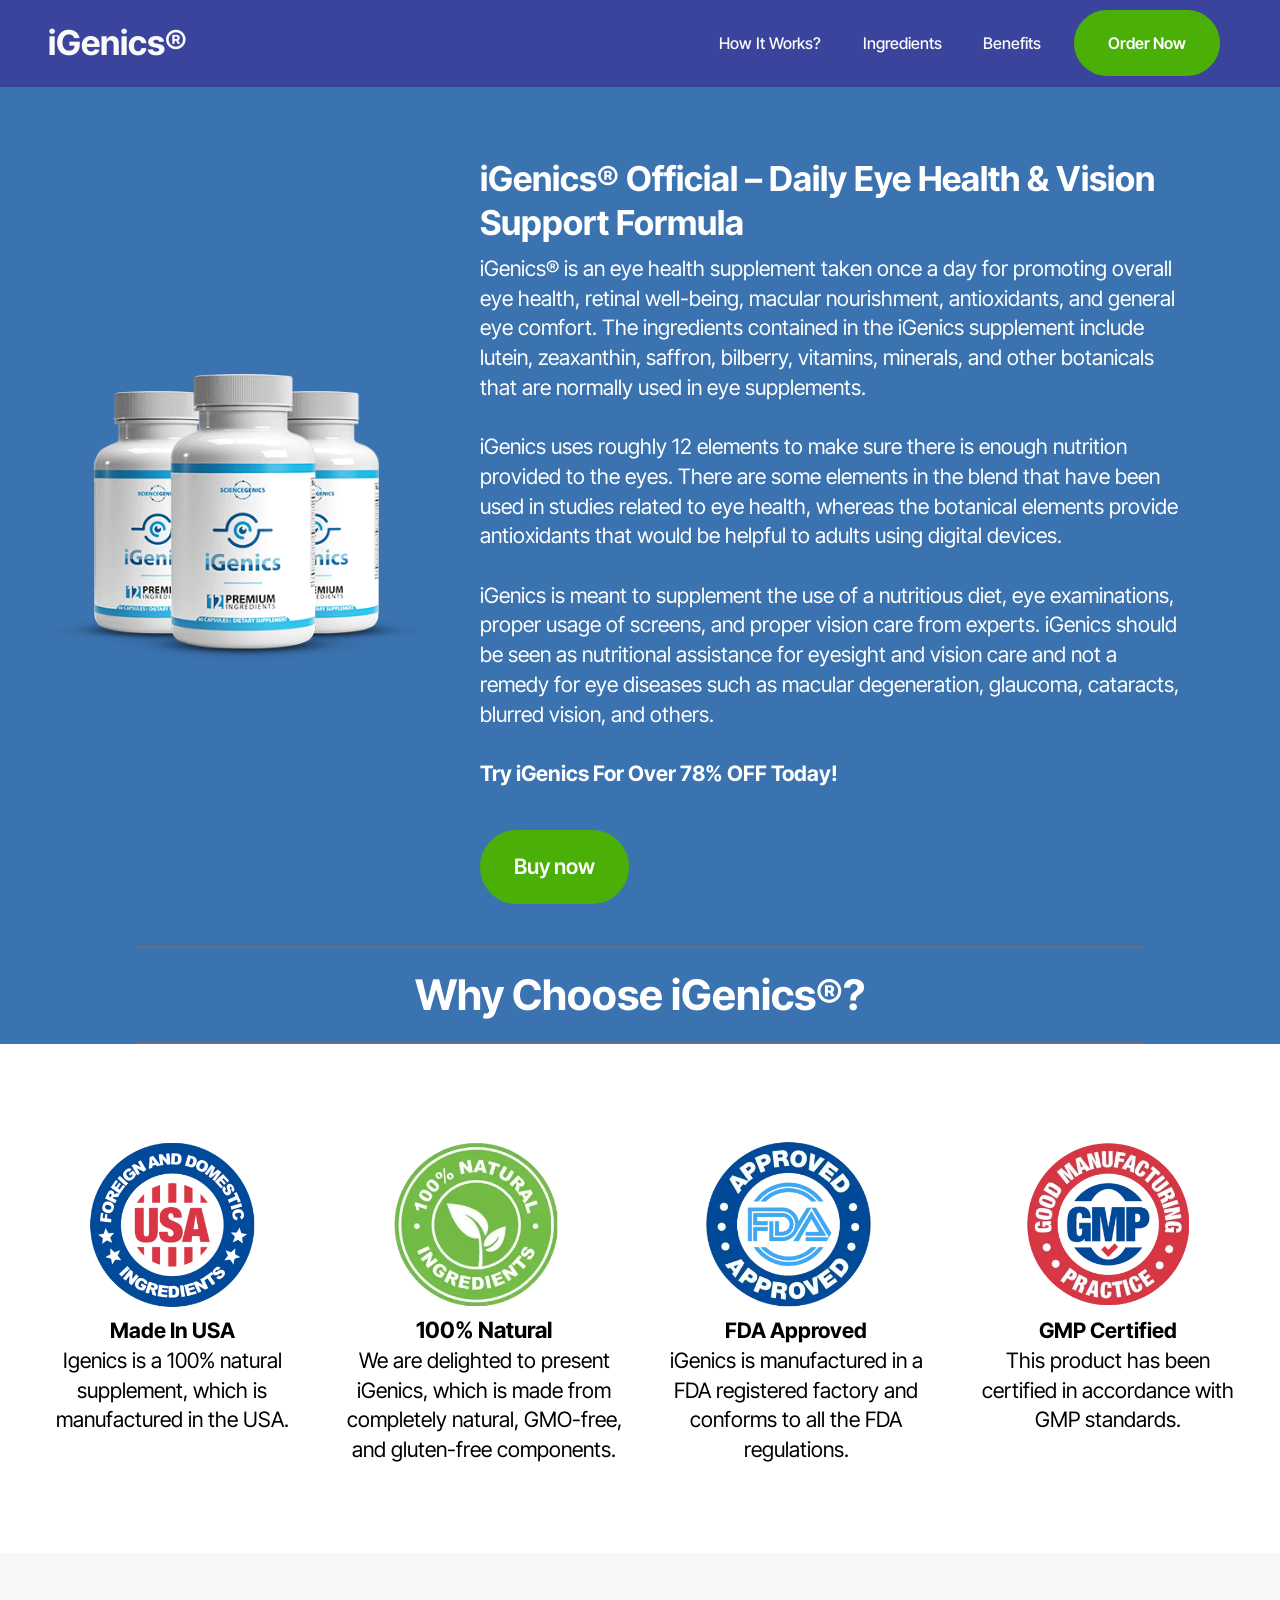
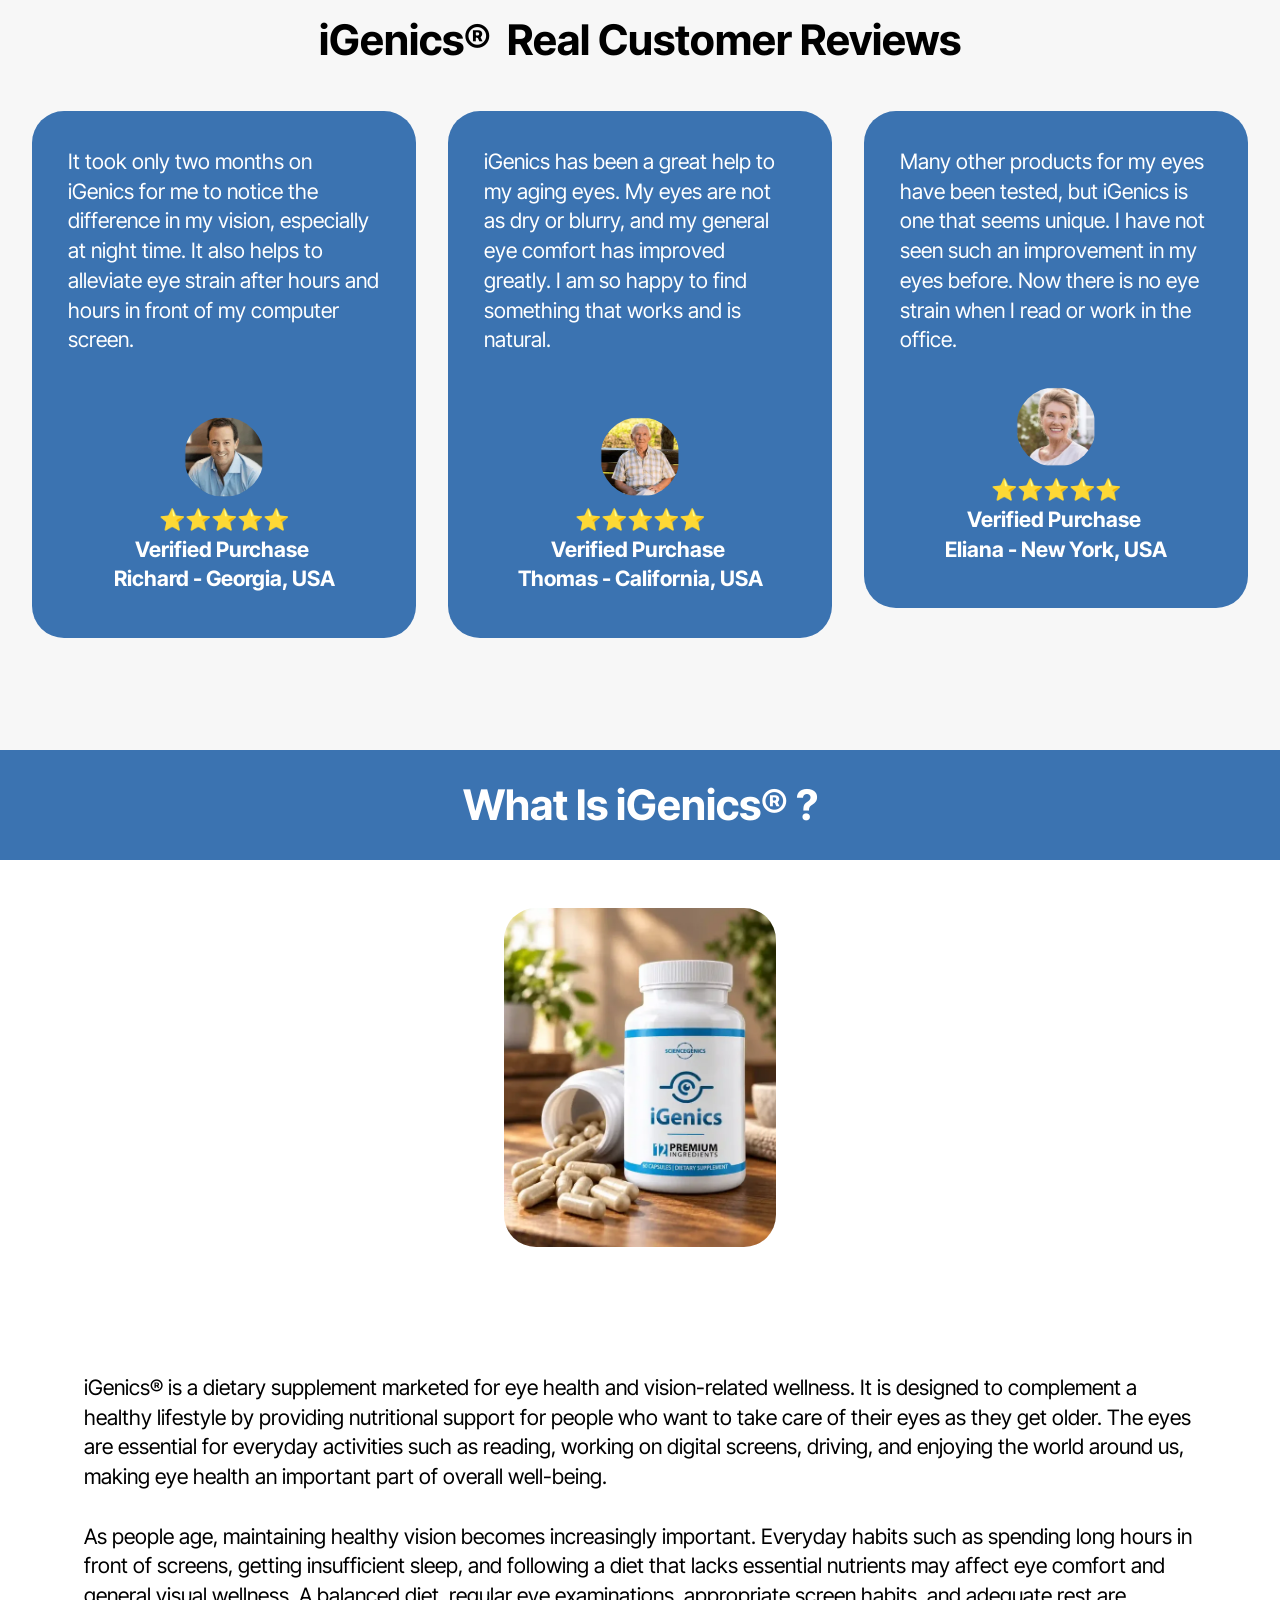
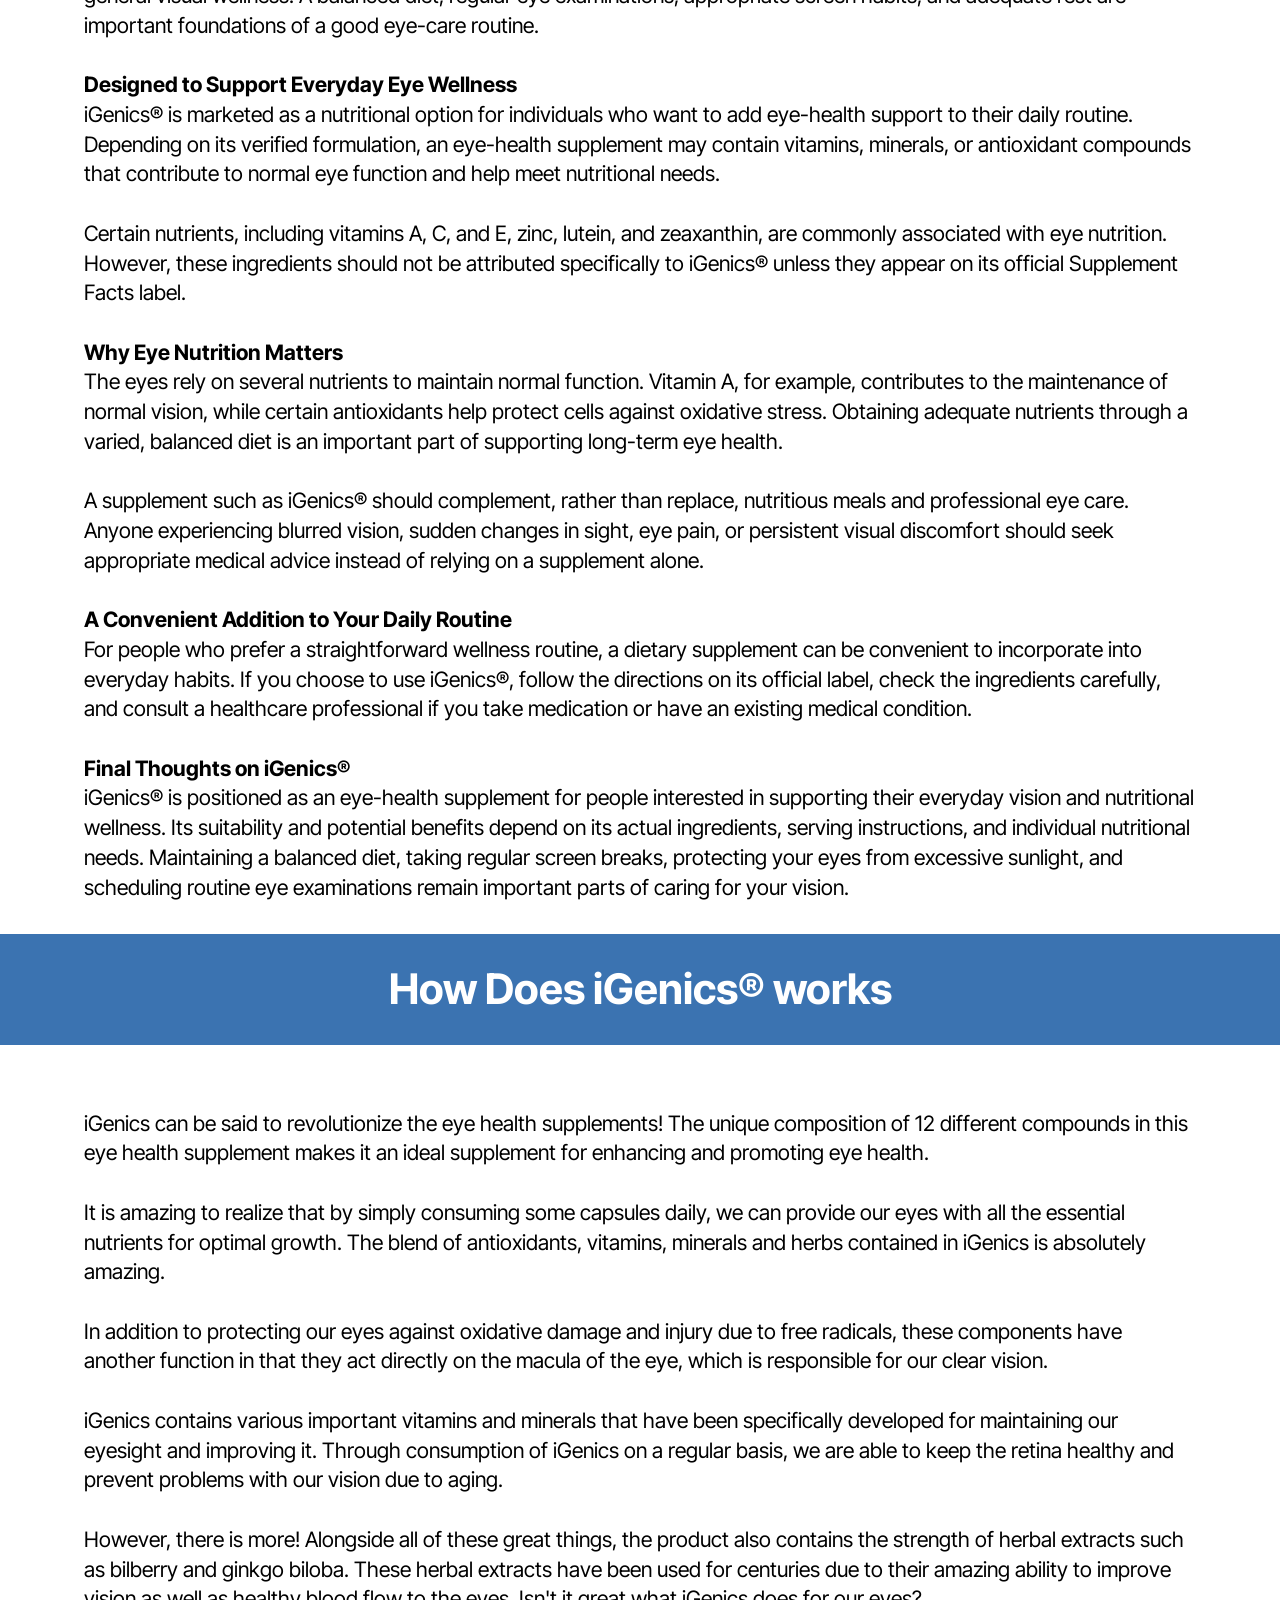
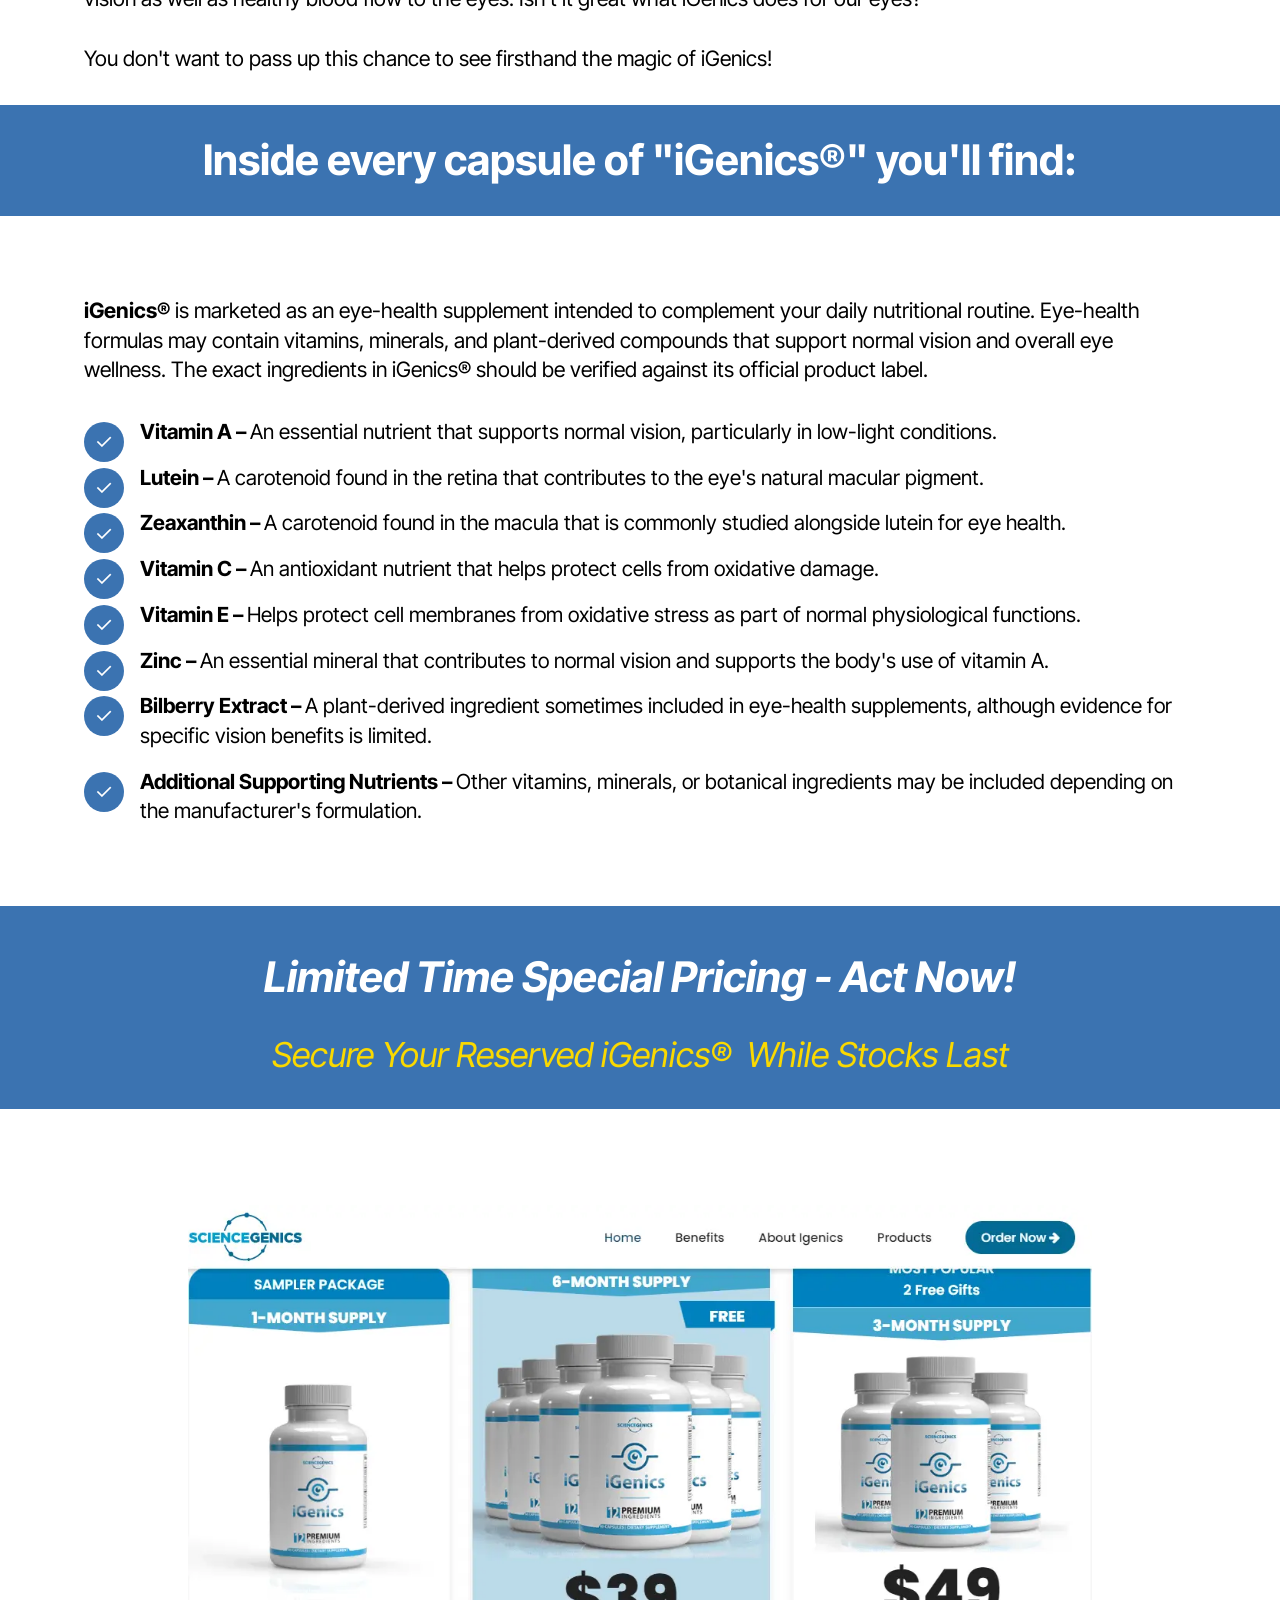
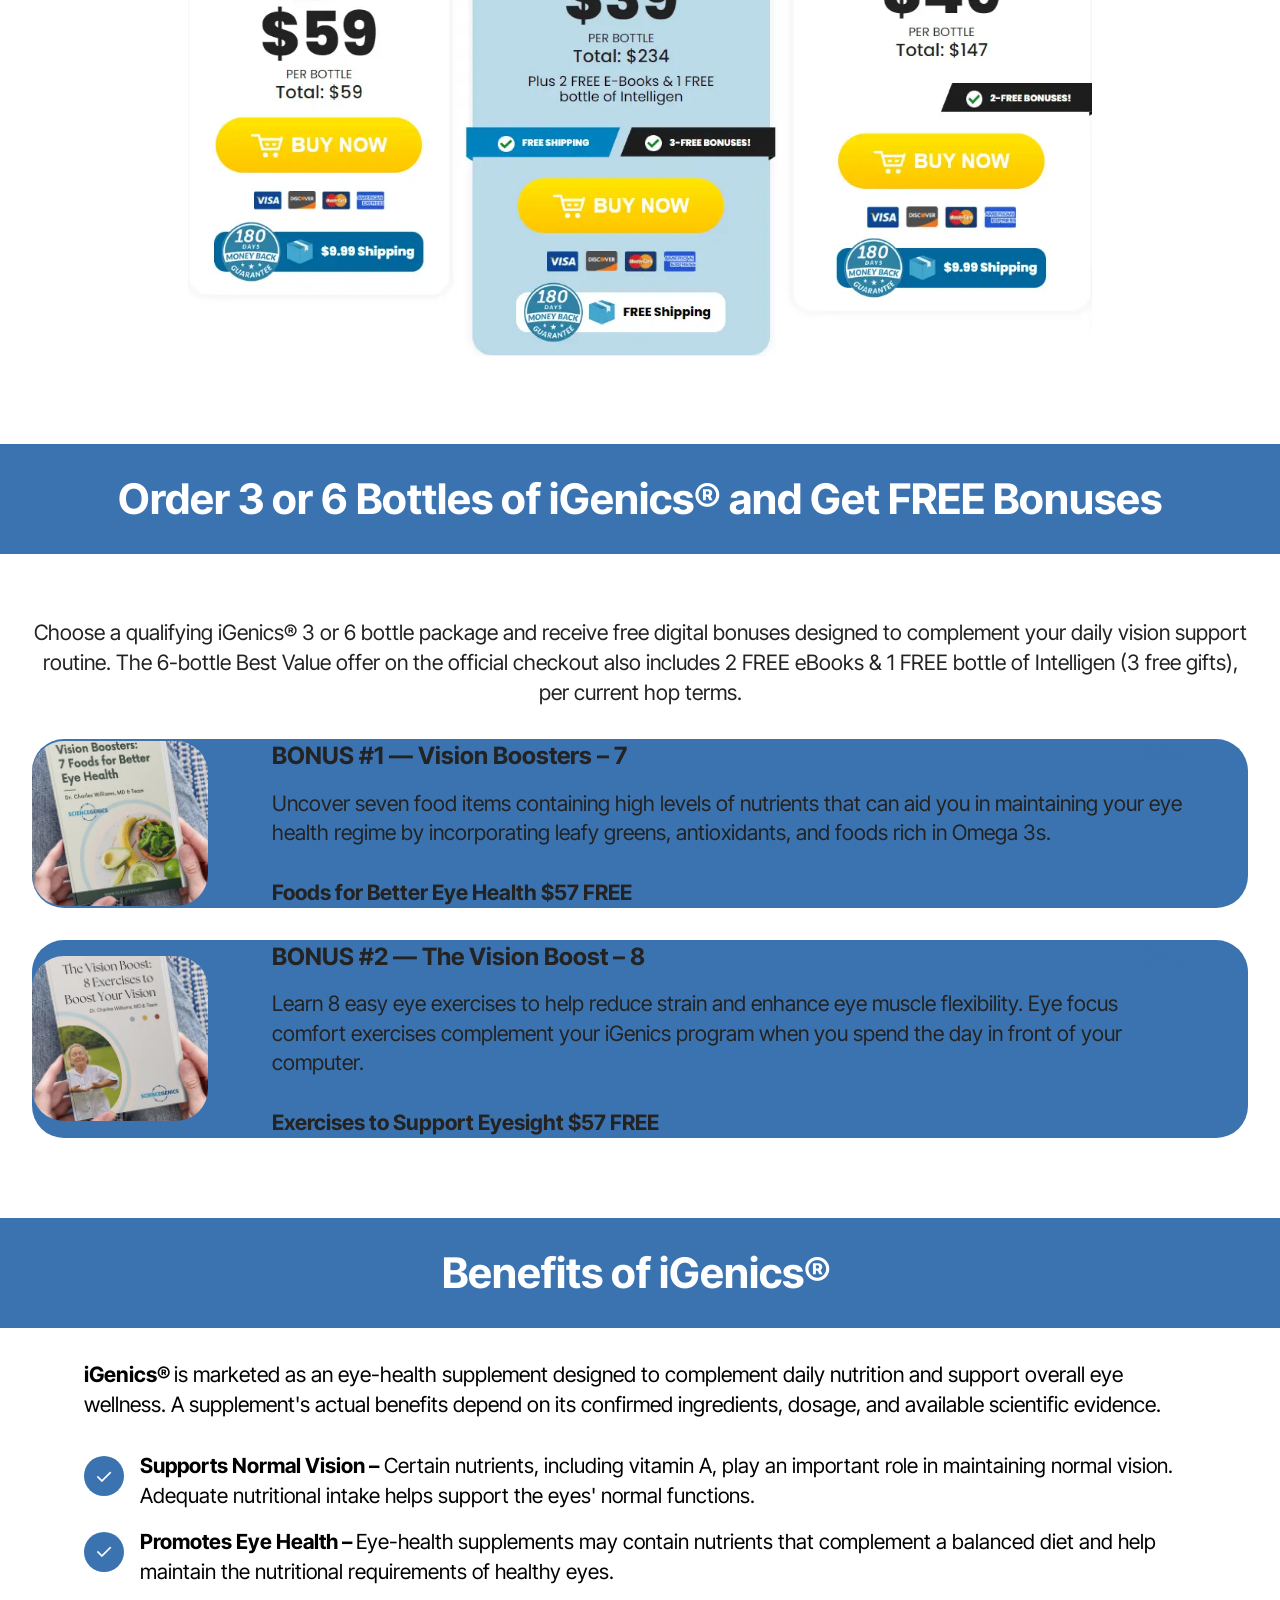
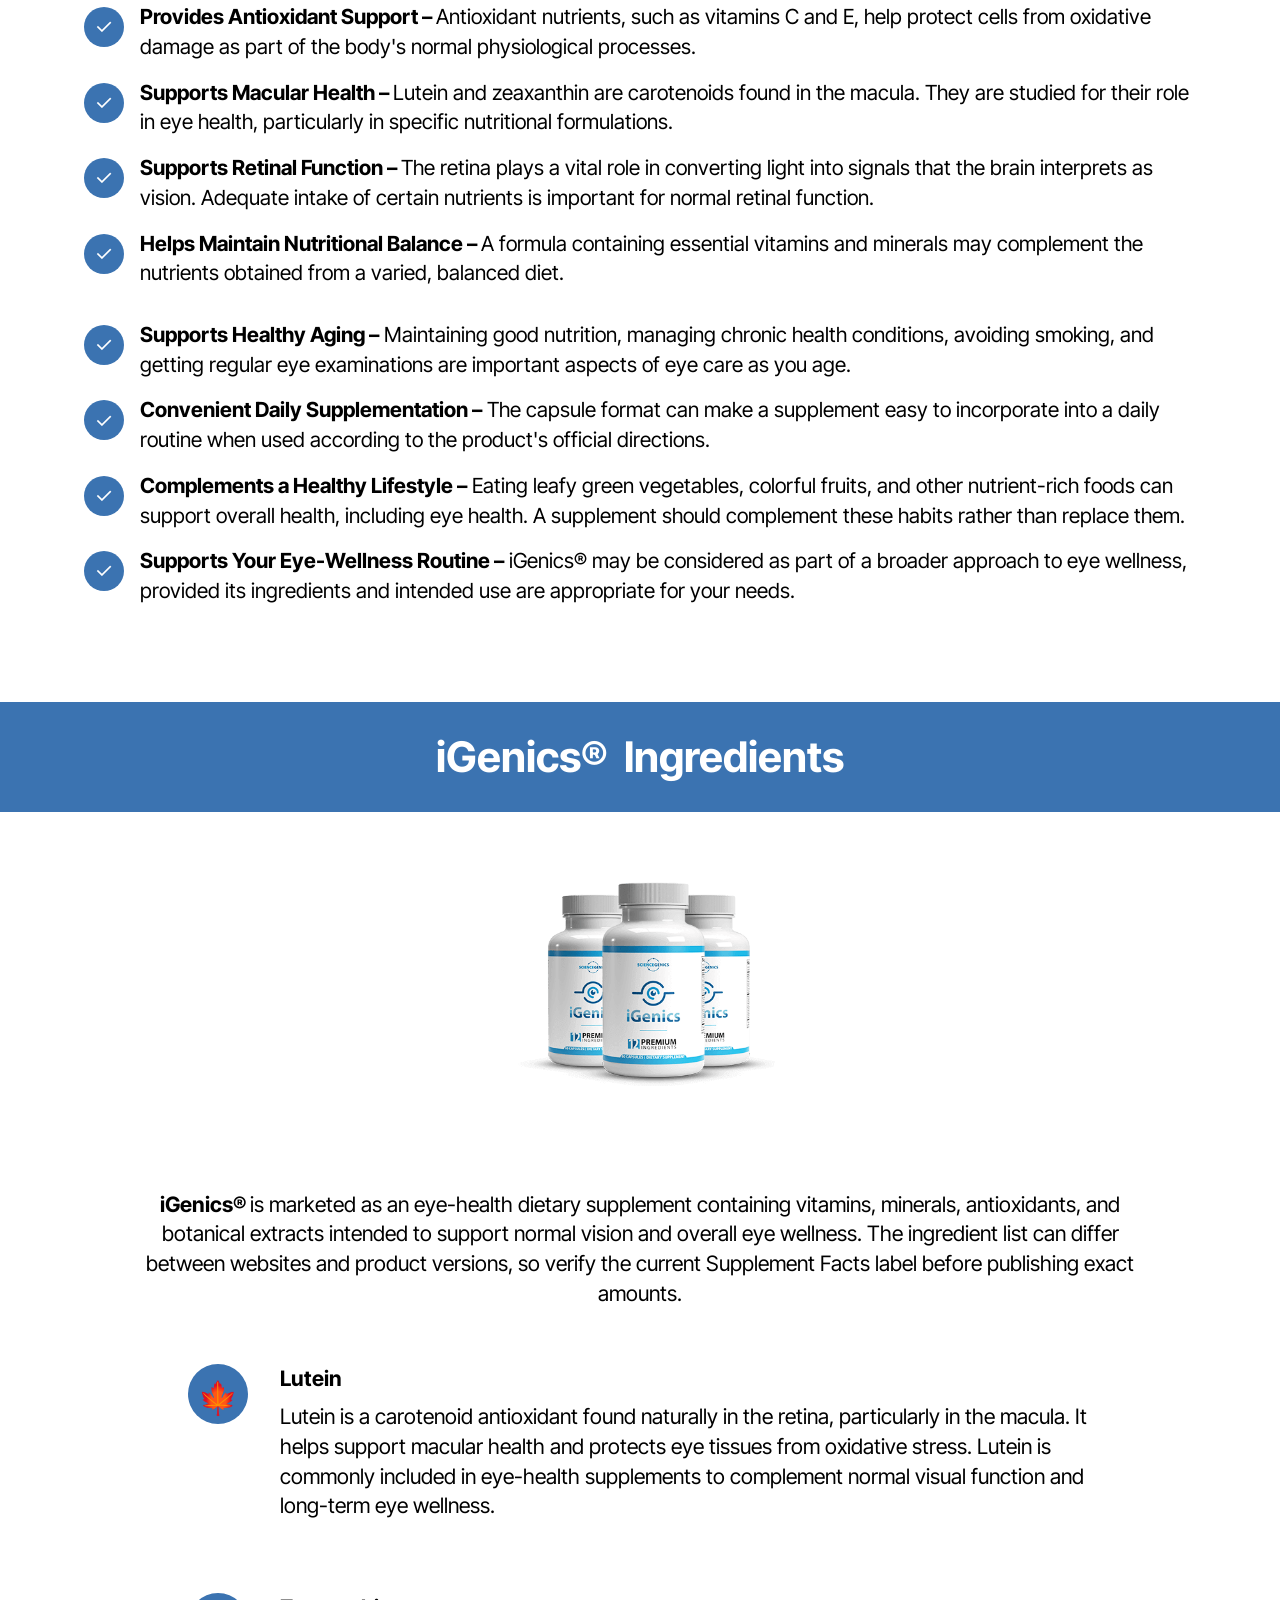
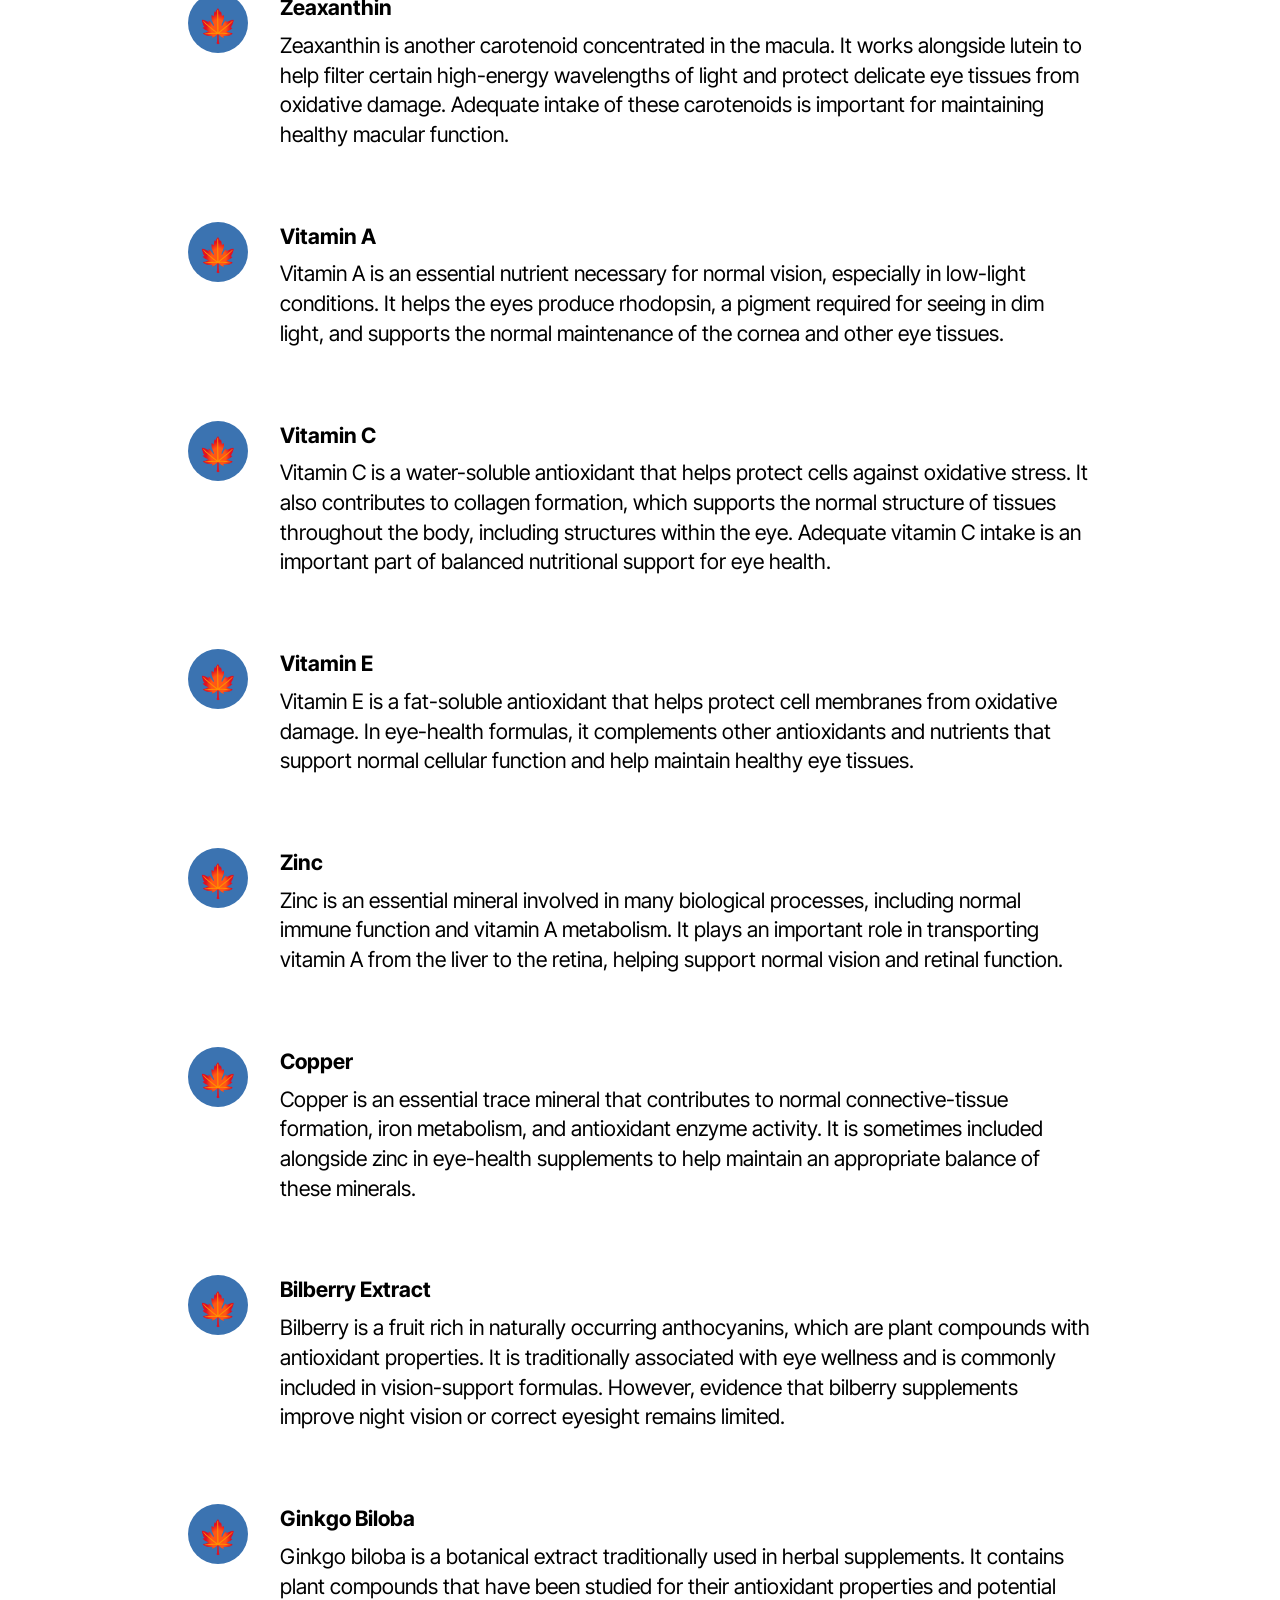
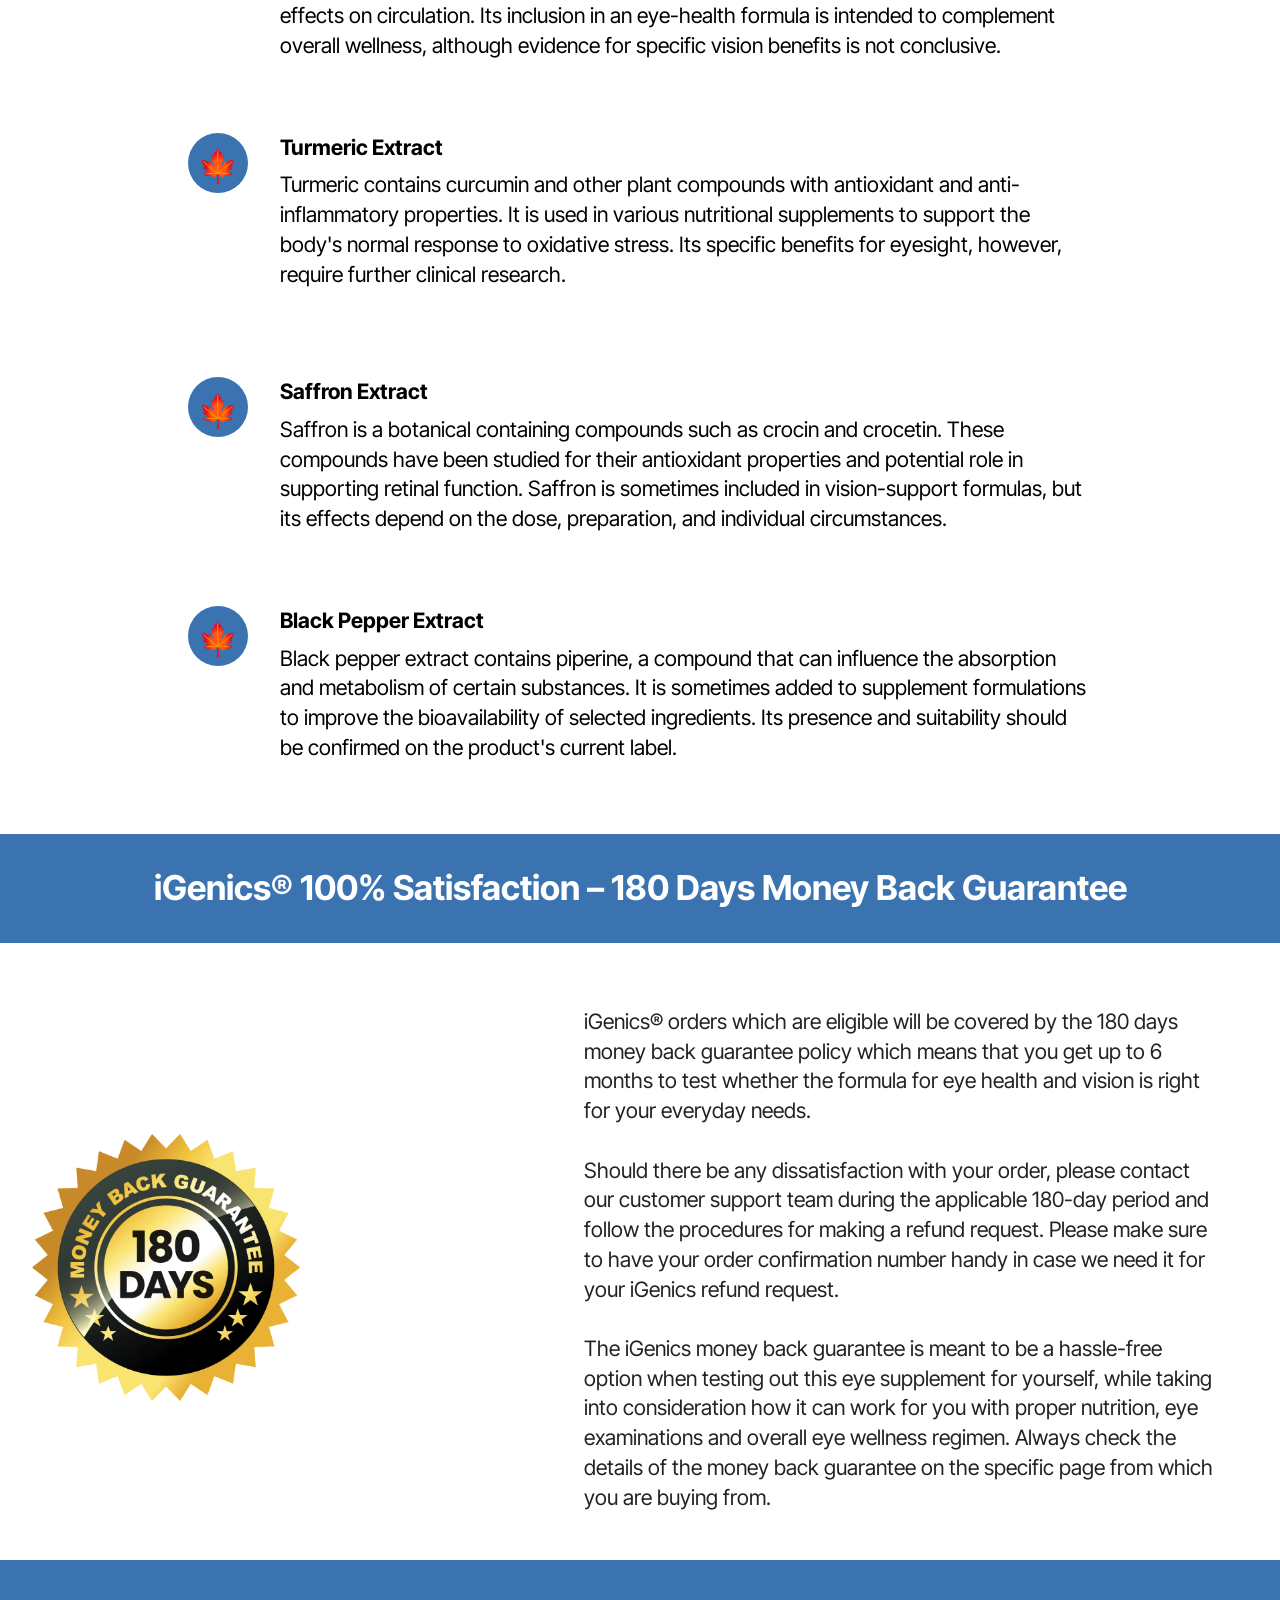
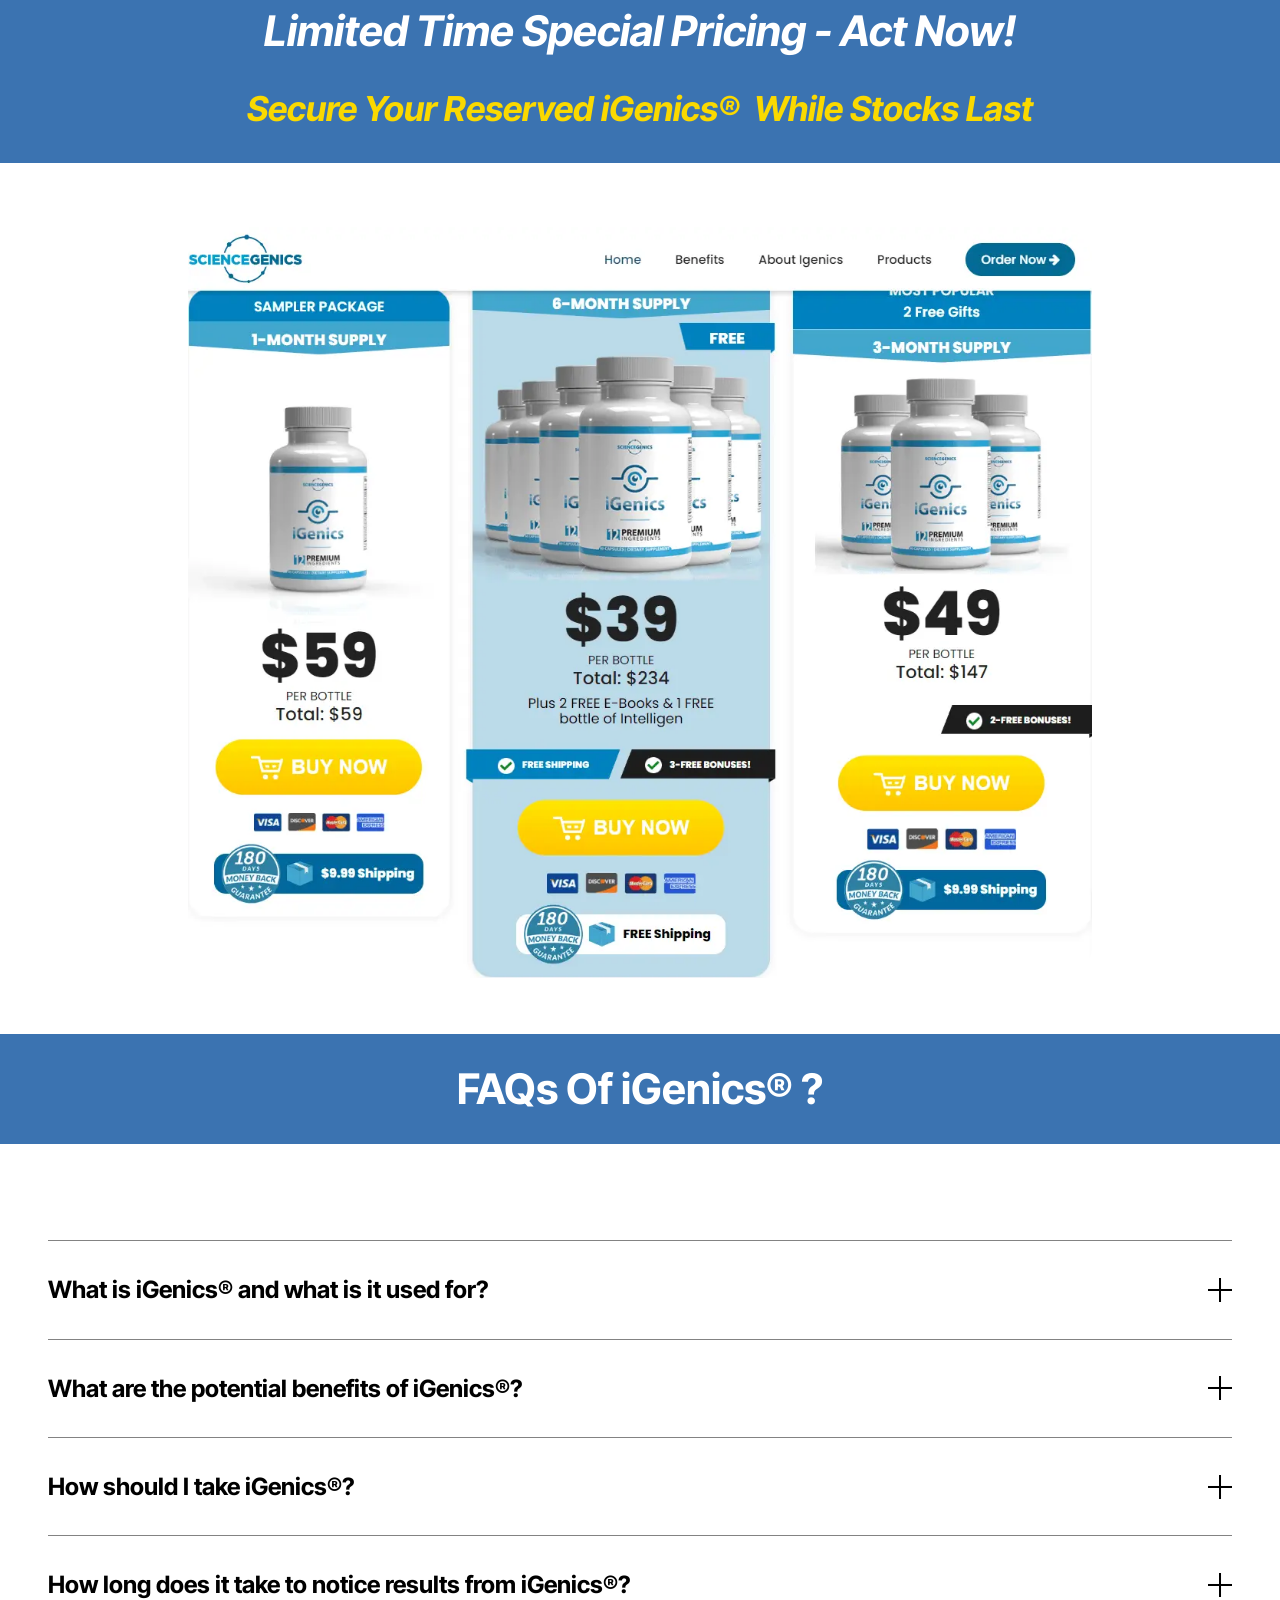
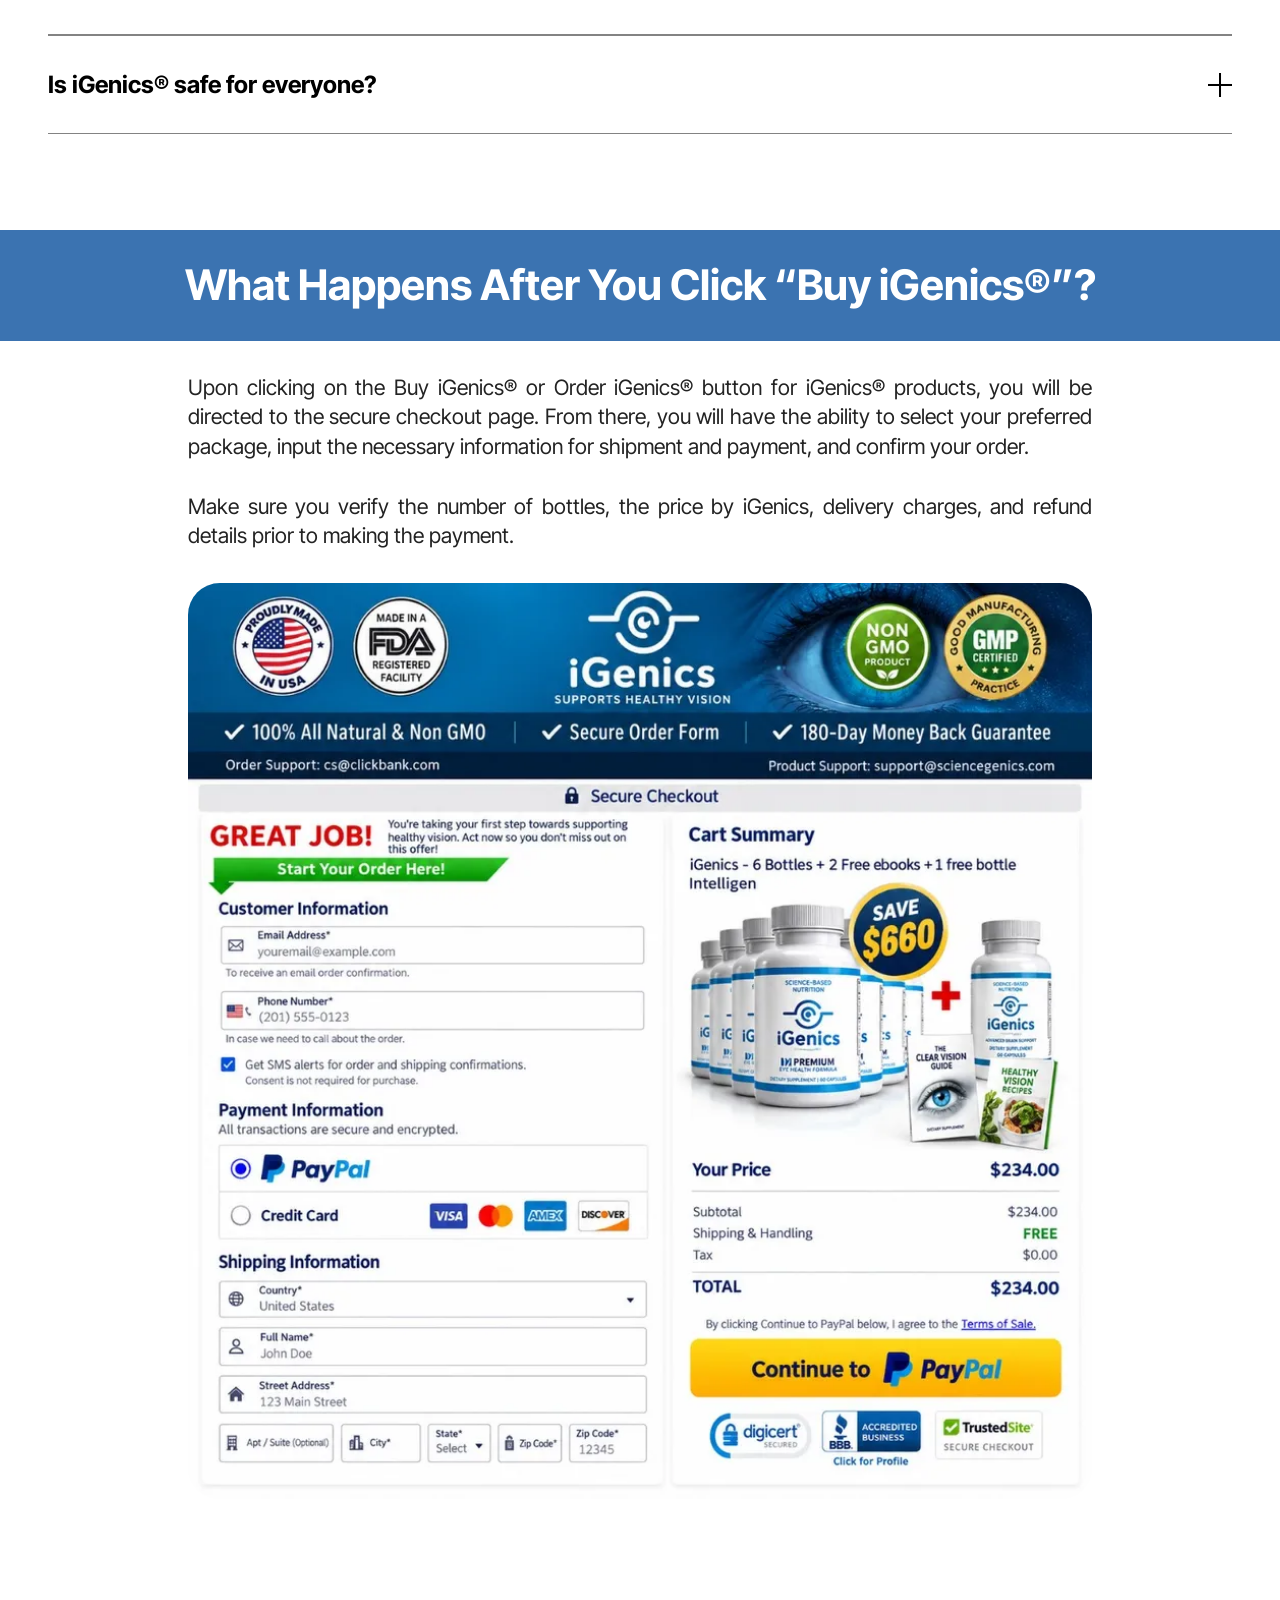
<file: index.html>
<!DOCTYPE html>
<html  lang="en">
<head>
  <!-- Site made with Mobirise Website Builder v6.1.12, https://mobirise.com -->
  <meta charset="UTF-8">
  <meta http-equiv="X-UA-Compatible" content="IE=edge">
  <meta name="generator" content="Mobirise v6.1.12, mobirise.com">
  <meta name="twitter:card" content="summary_large_image"/>
  <meta name="twitter:image:src" content="assets/images/index-meta.webp">
  <meta property="og:image" content="assets/images/index-meta.webp">
  <meta name="twitter:title" content="iGenics® – Advanced Eye Health Support for Clear, Healthy Vision">
  <meta name="viewport" content="width=device-width, initial-scale=1, minimum-scale=1">
  <link rel="shortcut icon" href="assets/images/igenics-vision-support-1.webp" type="image/x-icon">
  <meta name="description" content="iGenics® is a daily eye health supplement designed to support normal vision, retinal wellness, and antioxidant protection with essential nutrients and carefully selected ingredients for everyday eye care.">
  
  
  <title>iGenics® – Advanced Eye Health Support for Clear, Healthy Vision</title>
  <link rel="stylesheet" href="assets/web/assets/mobirise-icons2/mobirise2.css">
  <link rel="stylesheet" href="assets/web/assets/mobirise-icons/mobirise-icons.css">
  <link rel="stylesheet" href="assets/bootstrap/css/bootstrap.min.css">
  <link rel="stylesheet" href="assets/dropdown/css/style.css">
  <link rel="stylesheet" href="assets/socicon/css/styles.css">
  <link rel="stylesheet" href="assets/theme/css/style.css">
  <link rel="preload" href="https://fonts.googleapis.com/css?family=Inter+Tight:100,200,300,400,500,600,700,800,900,100i,200i,300i,400i,500i,600i,700i,800i,900i&display=swap" as="style" onload="this.onload=null;this.rel='stylesheet'">
  <noscript><link rel="stylesheet" href="https://fonts.googleapis.com/css?family=Inter+Tight:100,200,300,400,500,600,700,800,900,100i,200i,300i,400i,500i,600i,700i,800i,900i&display=swap"></noscript>
  <link rel="preload" as="style" href="assets/mobirise/css/mbr-additional.css?v=RGil5s"><link rel="stylesheet" href="assets/mobirise/css/mbr-additional.css?v=RGil5s" type="text/css">
<meta name="msvalidate.01" content="E1C683F4EFB1ADD5ABCEF03F91AA41EB" />
	<meta name="google-site-verification" content="4bTPPsSgGg9mrN9ppGhdz5BRyaK9BWV9diWJw_Lr8Sk" />
  
  
  <meta name="keywords" content="prosta defend, prostadefend, prosta defend supplement, prosta defend pills">
 <meta name="author" content="prosta defend">
		
 <link rel="canonical" href="" >
</head>
<body>
  
  <section data-bs-version="5.1" class="menu menu2 cid-vvjRE5VQ8q" once="menu" id="menu2-21">
    
    <nav class="navbar navbar-dropdown navbar-expand-lg">
        <div class="container">
            <div class="navbar-brand">
                
                <span class="navbar-caption-wrap"><a class="navbar-caption text-white text-primary display-2" href="https://clearvisionbreakthrough.com/tsl.php#aff=sanjay457">iGenics®<br></a></span>
            </div>
            <button class="navbar-toggler" type="button" data-toggle="collapse" data-bs-toggle="collapse" data-target="#navbarSupportedContent" data-bs-target="#navbarSupportedContent" aria-controls="navbarNavAltMarkup" aria-expanded="false" aria-label="Toggle navigation">
                <div class="hamburger">
                    <span></span>
                    <span></span>
                    <span></span>
                    <span></span>
                </div>
            </button>
            <div class="collapse navbar-collapse" id="navbarSupportedContent">
                <ul class="navbar-nav nav-dropdown" data-app-modern-menu="true"><li class="nav-item"><a class="nav-link link text-white display-4" href="index.html#header3-1m">How It Works?</a></li>
                    <li class="nav-item"><a class="nav-link link text-white display-4" href="index.html#features20-x">
                            Ingredients</a></li>
                    <li class="nav-item"><a class="nav-link link text-white display-4" href="index.html#header3-1n">Benefits</a>
                    </li></ul>
                
                <div class="navbar-buttons mbr-section-btn"><a class="btn btn-primary display-4" href="https://clearvisionbreakthrough.com/tsl.php#aff=sanjay457">Order Now</a></div>
            </div>
        </div>
    </nav>
</section>

<section data-bs-version="5.1" class="features7 cid-vvjSD3Nnea" id="features7-22">
    <!---->
    

    
    
    <div class="container">
        <div class="card-wrapper">
            <div class="row align-items-center">
                <div class="col-12 col-lg-4">
                    <div class="image-wrapper">
                        <a href="https://clearvisionbreakthrough.com/tsl.php#aff=sanjay457"><img src="assets/images/igenics-1.webp" alt="iGenics"></a>
                    </div>
                </div>
                <div class="col-12 col-lg">
                    <div class="text-box">
                        <h5 class="mbr-title mbr-fonts-style display-2"><strong><br>iGenics® Official – Daily Eye Health &amp; Vision Support Formula</strong></h5>
                        <p class="mbr-text mbr-fonts-style display-7">iGenics® is an eye health supplement taken once a day for promoting overall eye health, retinal well-being, macular nourishment, antioxidants, and general eye comfort. The ingredients contained in the iGenics supplement include lutein, zeaxanthin, saffron, bilberry, vitamins, minerals, and other botanicals that are normally used in eye supplements.<br><br>iGenics uses roughly 12 elements to make sure there is enough nutrition provided to the eyes. There are some elements in the blend that have been used in studies related to eye health, whereas the botanical elements provide antioxidants that would be helpful to adults using digital devices.<br><br>iGenics is meant to supplement the use of a nutritious diet, eye examinations, proper usage of screens, and proper vision care from experts. iGenics should be seen as nutritional assistance for eyesight and vision care and not a remedy for eye diseases such as macular degeneration, glaucoma, cataracts, blurred vision, and others.<br><br><strong>Try iGenics For Over 78% OFF Today!&nbsp;</strong><br></p>
                        
                        <div class="mbr-section-btn pt-3"><a href="https://clearvisionbreakthrough.com/tsl.php#aff=sanjay457" class="btn btn-primary display-7">Buy now</a></div>
                    </div>
                </div>
            </div>
        </div>
    </div>
</section>

<section data-bs-version="5.1" class="content6 cid-vvjX7Km81t" id="content6-24">
    
    <div class="container">
        <div class="row justify-content-center">
            <div class="col-md-12 col-lg-10">
                <hr class="line">
                <p class="mbr-text align-center mbr-fonts-style my-4 display-1"><strong>Why Choose&nbsp;iGenics®?</strong><br></p>
                <hr class="line">
            </div>
        </div>
    </div>
</section>

<section data-bs-version="5.1" class="gallery5 mbr-gallery cid-vvjX5FZ1n5" id="gallery5-23">
    

    
    

    <div class="container">
        
        <div class="row mbr-gallery mt-4">
            <div class="col-12 col-md-6 col-lg-3 item gallery-image active">
                <div class="item-wrapper" data-toggle="modal" data-bs-toggle="modal" data-target="#vxWpAOWx5B-modal" data-bs-target="#vxWpAOWx5B-modal">
                    <img class="w-100" src="assets/images/made-in-usa-1.webp" alt="Mobirise Website Builder" data-slide-to="0" data-bs-slide-to="0" data-target="#lb-vxWpAOWx5B" data-bs-target="#lb-vxWpAOWx5B">
                    <div class="icon-wrapper">
                        <span class="mobi-mbri mobi-mbri-search mbr-iconfont mbr-iconfont-btn"></span>
                    </div>
                </div>
                <h1 class="mbr-item-subtitle mbr-fonts-style align-center mb-2 mt-2 display-7"><div><strong>Made In USA</strong></div><div>Igenics is a 100% natural supplement, which is manufactured in the USA.</div><div>
</div><div>
</div></h1>
            </div>
            <div class="col-12 col-md-6 col-lg-3 item gallery-image">
                <div class="item-wrapper" data-toggle="modal" data-bs-toggle="modal" data-target="#vxWpAOWx5B-modal" data-bs-target="#vxWpAOWx5B-modal">
                    <img class="w-100" src="assets/images/100-natural-500x300.webp" alt="Mobirise Website Builder" data-slide-to="1" data-bs-slide-to="1" data-target="#lb-vxWpAOWx5B" data-bs-target="#lb-vxWpAOWx5B">
                    <div class="icon-wrapper">
                        <span class="mobi-mbri mobi-mbri-search mbr-iconfont mbr-iconfont-btn"></span>
                    </div>
                </div>
                <h1 class="mbr-item-subtitle mbr-fonts-style align-center mb-2 mt-2 display-7"><div><span style="font-size: 1.4rem;"><strong>100% Natural</strong></span></div><div>We are delighted to present iGenics, which is made from completely natural, GMO-free, and gluten-free components.</div><div>
</div><div>
</div></h1>
            </div>
            
            <div class="col-12 col-md-6 col-lg-3 item gallery-image">
                <div class="item-wrapper" data-toggle="modal" data-bs-toggle="modal" data-target="#vxWpAOWx5B-modal" data-bs-target="#vxWpAOWx5B-modal">
                    <img class="w-100" src="assets/images/fda-approved-500x300.webp" alt="Mobirise Website Builder" data-slide-to="2" data-bs-slide-to="2" data-target="#lb-vxWpAOWx5B" data-bs-target="#lb-vxWpAOWx5B">
                    <div class="icon-wrapper">
                        <span class="mobi-mbri mobi-mbri-search mbr-iconfont mbr-iconfont-btn"></span>
                    </div>
                </div>
                <h1 class="mbr-item-subtitle mbr-fonts-style align-center mb-2 mt-2 display-7"><div><strong>FDA Approved</strong></div><div>iGenics is manufactured in a FDA registered factory and conforms to all the FDA regulations.</div><div>
</div></h1>
            </div><div class="col-12 col-md-6 col-lg-3 item gallery-image">
                <div class="item-wrapper" data-toggle="modal" data-bs-toggle="modal" data-target="#vxWpAOWx5B-modal" data-bs-target="#vxWpAOWx5B-modal">
                    <img class="w-100" src="assets/images/gmp-certified-500x300.webp" alt="Mobirise Website Builder" data-slide-to="3" data-bs-slide-to="3" data-target="#lb-vxWpAOWx5B" data-bs-target="#lb-vxWpAOWx5B">
                    <div class="icon-wrapper">
                        <span class="mobi-mbri mobi-mbri-search mbr-iconfont mbr-iconfont-btn"></span>
                    </div>
                </div>
                <h1 class="mbr-item-subtitle mbr-fonts-style align-center mb-2 mt-2 display-7"><div><strong>GMP Certified</strong></div><div>This product has been certified in accordance with GMP standards.</div></h1>
            </div>
        </div>

        <div class="modal mbr-slider" tabindex="-1" role="dialog" aria-hidden="true" id="vxWpAOWx5B-modal">
            <div class="modal-dialog" role="document">
                <div class="modal-content">
                    <div class="modal-body">
                        <div class="carousel slide" id="lb-vxWpAOWx5B" data-interval="5000" data-bs-interval="5000">
                            <div class="carousel-inner">
                                <div class="carousel-item active">
                                    <img class="d-block w-100" src="assets/images/made-in-usa-1.webp" alt="Mobirise Website Builder">
                                </div>
                                <div class="carousel-item">
                                    <img class="d-block w-100" src="assets/images/100-natural-500x300.webp" alt="Mobirise Website Builder">
                                </div>
                                
                                <div class="carousel-item">
                                    <img class="d-block w-100" src="assets/images/fda-approved-500x300.webp" alt="Mobirise Website Builder">
                                </div><div class="carousel-item">
                                    <img class="d-block w-100" src="assets/images/gmp-certified-500x300.webp" alt="Mobirise Website Builder">
                                </div>
                            </div>
                            <ol class="carousel-indicators">
                                <li data-slide-to="0" data-bs-slide-to="0" class="active" data-target="#lb-vxWpAOWx5B" data-bs-target="#lb-vxWpAOWx5B"></li>
                                <li data-slide-to="1" data-bs-slide-to="1" data-target="#lb-vxWpAOWx5B" data-bs-target="#lb-vxWpAOWx5B"></li>
                                <li data-slide-to="2" data-bs-slide-to="2" data-target="#lb-vxWpAOWx5B" data-bs-target="#lb-vxWpAOWx5B"></li>
                                <li data-slide-to="3" data-bs-slide-to="3" data-target="#lb-vxWpAOWx5B" data-bs-target="#lb-vxWpAOWx5B"></li>
                            </ol>
                            <a role="button" href="" class="close" data-dismiss="modal" data-bs-dismiss="modal" aria-label="Close">
                            </a>
                            <a class="carousel-control-prev carousel-control" role="button" data-slide="prev" data-bs-slide="prev" href="#lb-vxWpAOWx5B">
                                <span class="mobi-mbri mobi-mbri-arrow-prev" aria-hidden="true"></span>
                                <span class="sr-only visually-hidden">Previous</span>
                            </a>
                            <a class="carousel-control-next carousel-control" role="button" data-slide="next" data-bs-slide="next" href="#lb-vxWpAOWx5B">
                                <span class="mobi-mbri mobi-mbri-arrow-next" aria-hidden="true"></span>
                                <span class="sr-only visually-hidden">Next</span>
                            </a>
                        </div>
                    </div>
                </div>
            </div>
        </div>
    </div>
</section>

<section data-bs-version="5.1" class="people04 cid-vvjZd48blB" id="people04-27">
	
	
	<div class="container">
		<div class="row mb-5 justify-content-center">
			<div class="col-12 mb-0 content-head">
				<h3 class="mbr-section-title mbr-fonts-style align-center mb-0 display-1"><strong>iGenics®&nbsp; Real Customer Reviews</strong></h3>
				
			</div>
		</div>
		<div class="row mbr-masonry" data-masonry="{&quot;percentPosition&quot;: true }">
			
			<div class="item features-without-image col-12 col-md-6 col-lg-4 active">
				<div class="item-wrapper">
					<div class="card-box align-left">
						<p class="card-text mbr-fonts-style display-7">It took only two months on iGenics for me to notice the difference in my vision, especially at night time. It also helps to alleviate eye strain after hours and hours in front of my computer screen.<br><br>
						</p>
						<div class="img-wrapper mt-4 mb-2">
							<img src="assets/images/richard.webp" data-slide-to="1" data-bs-slide-to="1" alt="Richard - Georgia, USA">
						</div>
						<h5 class="card-title mbr-fonts-style display-7"><strong>⭐⭐⭐⭐⭐</strong><br><strong>Verified Purchase&nbsp;</strong><br><div><strong>Richard - Georgia, USA</strong></div><div><strong>
</strong></div><div><strong>
</strong></div></h5>
					</div>
				</div>
			</div>
			<div class="item features-without-image col-12 col-md-6 col-lg-4">
				<div class="item-wrapper">
					<div class="card-box align-left">
						<p class="card-text mbr-fonts-style display-7">iGenics has been a great help to my aging eyes. My eyes are not as dry or blurry, and my general eye comfort has improved greatly. I am so happy to find something that works and is natural.<br><br>
						</p>
						<div class="img-wrapper mt-4 mb-2">
							<img src="assets/images/thomas.webp" data-slide-to="2" data-bs-slide-to="2" alt="Thomas - California, USA">
						</div>
						<h5 class="card-title mbr-fonts-style display-7">
							<strong>⭐⭐⭐⭐⭐</strong><br><strong>Verified Purchase&nbsp;</strong><br><strong>
</strong>
						<div><strong>Thomas - California, USA</strong></div><div><strong>
</strong></div><div><strong>
</strong></div><div><strong>
</strong></div><div><strong>
</strong></div></h5>
					</div>
				</div>
			</div>
			
			<div class="item features-without-image col-12 col-md-6 col-lg-4">
				<div class="item-wrapper">
					<div class="card-box align-left">
						<p class="card-text mbr-fonts-style display-7">Many other products for my eyes have been tested, but iGenics is one that seems unique. I have not seen such an improvement in my eyes before. Now there is no eye strain when I read or work in the office.<br></p>
						<div class="img-wrapper mt-4 mb-2">
							<img src="assets/images/eliana.webp" data-slide-to="4" data-bs-slide-to="4" alt="Eliana - New York, USA">
						</div>
						<h5 class="card-title mbr-fonts-style display-7"><strong>⭐⭐⭐⭐⭐</strong><br><strong>Verified Purchase&nbsp;</strong><br><div><strong>Eliana - New York, USA</strong></div><div><strong>
</strong></div></h5>
					</div>
				</div>
			</div>
			
		</div>
	</div>
</section>

<section data-bs-version="5.1" class="header3 cid-uSwx4cJ0TO" id="header3-4">

    

    
    

    <div class="align-center container">
        <div class="row justify-content-center">
            <div class="col-12 col-lg-12">
                
                <h2 class="mbr-section-subtitle mbr-fonts-style mb-3 display-1"><strong>What Is iGenics® ?</strong></h2>
                
                
            </div>
        </div>
    </div>
</section>

<section data-bs-version="5.1" class="header9 cid-uSwxo9HcY4" id="header9-6">

    

    
    

    <div class="text-center container">
        <div class="row justify-content-center">
            <div class="col-md-12 col-lg-9">
                <div class="image-wrap mb-4">
                    <a href="https://clearvisionbreakthrough.com/tsl.php#aff=sanjay457"><img src="assets/images/igenics-science-genics-creator.webp" alt="iGenics Official"></a>
                </div>
                
                
                
            </div>
        </div>
    </div>
</section>

<section data-bs-version="5.1" class="content4 cid-uSwx5BcQWN" id="content4-5">
    

    
    
    <div class="container">
        <div class="row justify-content-center">
            <div class="title col-md-12 col-lg-11">
                
                <h4 class="mbr-section-subtitle align-center mbr-fonts-style mb-4 display-7"><div><br></div><div>iGenics® is a dietary supplement marketed for eye health and vision-related wellness. It is designed to complement a healthy lifestyle by providing nutritional support for people who want to take care of their eyes as they get older. The eyes are essential for everyday activities such as reading, working on digital screens, driving, and enjoying the world around us, making eye health an important part of overall well-being.</div><div><br></div><div>
</div><div>As people age, maintaining healthy vision becomes increasingly important. Everyday habits such as spending long hours in front of screens, getting insufficient sleep, and following a diet that lacks essential nutrients may affect eye comfort and general visual wellness. A balanced diet, regular eye examinations, appropriate screen habits, and adequate rest are important foundations of a good eye-care routine.</div><div><br></div><div><strong>Designed to Support Everyday Eye Wellness</strong></div><div>
</div><div>iGenics® is marketed as a nutritional option for individuals who want to add eye-health support to their daily routine. Depending on its verified formulation, an eye-health supplement may contain vitamins, minerals, or antioxidant compounds that contribute to normal eye function and help meet nutritional needs.</div><div><br></div><div>Certain nutrients, including vitamins A, C, and E, zinc, lutein, and zeaxanthin, are commonly associated with eye nutrition. However, these ingredients should not be attributed specifically to iGenics® unless they appear on its official Supplement Facts label.</div><div><br></div><div><strong>Why Eye Nutrition Matters</strong></div><div>The eyes rely on several nutrients to maintain normal function. Vitamin A, for example, contributes to the maintenance of normal vision, while certain antioxidants help protect cells against oxidative stress. Obtaining adequate nutrients through a varied, balanced diet is an important part of supporting long-term eye health.</div><div><br></div><div>A supplement such as iGenics® should complement, rather than replace, nutritious meals and professional eye care. Anyone experiencing blurred vision, sudden changes in sight, eye pain, or persistent visual discomfort should seek appropriate medical advice instead of relying on a supplement alone.</div><br><div><strong>A Convenient Addition to Your Daily Routine</strong></div><div>For people who prefer a straightforward wellness routine, a dietary supplement can be convenient to incorporate into everyday habits. If you choose to use iGenics®, follow the directions on its official label, check the ingredients carefully, and consult a healthcare professional if you take medication or have an existing medical condition.</div><br><div><strong>Final Thoughts on iGenics®</strong></div><div>iGenics® is positioned as an eye-health supplement for people interested in supporting their everyday vision and nutritional wellness. Its suitability and potential benefits depend on its actual ingredients, serving instructions, and individual nutritional needs. Maintaining a balanced diet, taking regular screen breaks, protecting your eyes from excessive sunlight, and scheduling routine eye examinations remain important parts of caring for your vision.</div><div>
</div><div>
</div><div>
</div><div>
</div><div>
</div><div>
</div></h4>
                
            </div>
        </div>
    </div>
</section>

<section data-bs-version="5.1" class="header3 cid-uSwy3EeQp4" id="header3-7">

    

    
    

    <div class="align-center container">
        <div class="row justify-content-center">
            <div class="col-12 col-lg-12">
                
                <h2 class="mbr-section-subtitle mbr-fonts-style mb-3 display-1"><strong>How Does iGenics® works</strong></h2>
                
                
            </div>
        </div>
    </div>
</section>

<section data-bs-version="5.1" class="content4 cid-uSwy4P6KjC" id="content4-8">
    

    
    
    <div class="container">
        <div class="row justify-content-center">
            <div class="title col-md-12 col-lg-11">
                
                <h4 class="mbr-section-subtitle align-center mbr-fonts-style mb-4 display-7"><div>iGenics can be said to revolutionize the eye health supplements! The unique composition of 12 different compounds in this eye health supplement makes it an ideal supplement for enhancing and promoting eye health.</div><div><br></div><div>It is amazing to realize that by simply consuming some capsules daily, we can provide our eyes with all the essential nutrients for optimal growth. The blend of antioxidants, vitamins, minerals and herbs contained in iGenics is absolutely amazing.</div><div><br></div><div><div>In addition to protecting our eyes against oxidative damage and injury due to free radicals, these components have another function in that they act directly on the macula of the eye, which is responsible for our clear vision.</div></div><div><div><br></div></div><div><div>iGenics contains various important vitamins and minerals that have been specifically developed for maintaining our eyesight and improving it. Through consumption of iGenics on a regular basis, we are able to keep the retina healthy and prevent problems with our vision due to aging.</div></div><div><div><br></div></div><div><div>However, there is more! Alongside all of these great things, the product also contains the strength of herbal extracts such as bilberry and ginkgo biloba. These herbal extracts have been used for centuries due to their amazing ability to improve vision as well as healthy blood flow to the eyes. Isn't it great what iGenics does for our eyes?</div></div><br><div><div>You don't want to pass up this chance to see firsthand the magic of iGenics!</div></div><div><div><span style="font-size: 1.4rem;">
</span></div><div><span style="font-size: 1.4rem;">
</span></div><div><span style="font-size: 1.4rem;">
</span></div><div><span style="font-size: 1.4rem;">
</span></div></div></h4>
                
            </div>
        </div>
    </div>
</section>

<section data-bs-version="5.1" class="header3 cid-v9Z7cN19hR" id="header3-1v">

    

    
    

    <div class="align-center container">
        <div class="row justify-content-center">
            <div class="col-12 col-lg-12">
                
                <h2 class="mbr-section-subtitle mbr-fonts-style mb-3 display-1"><strong>Inside every capsule of "iGenics®" you'll find:</strong></h2>
                
                
            </div>
        </div>
    </div>
</section>

<section data-bs-version="5.1" class="content8 cid-v1XUQZJSzF" id="content8-1l">
    
    <div class="container">
        <div class="row justify-content-center">
            <div class="counter-container col-md-12 col-lg-11">
                <h4 class="mbr-section-title mbr-fonts-style mb-4 display-7"><div><strong>iGenics®</strong> is marketed as an eye-health supplement intended to complement your daily nutritional routine. Eye-health formulas may contain vitamins, minerals, and plant-derived compounds that support normal vision and overall eye wellness. The exact ingredients in iGenics® should be verified against its official product label.</div></h4>
                <div class="mbr-text mbr-fonts-style display-7">
                    <ul>
                        <li><strong style="font-size: 20.8px;">Vitamin A – </strong><span style="font-size: 20.8px;">An essential nutrient that supports normal vision, particularly in low-light conditions.</span></li><li><span style="font-size: 20.8px;"><strong>Lutein – </strong>A carotenoid found in the retina that contributes to the eye's natural macular pigment.</span></li><li><span style="font-size: 20.8px;"><strong>Zeaxanthin – </strong>A carotenoid found in the macula that is commonly studied alongside lutein for eye health.</span></li><li><span style="font-size: 20.8px;"><strong>Vitamin C – </strong>An antioxidant nutrient that helps protect cells from oxidative damage.</span></li><li><span style="font-size: 20.8px;"><strong>Vitamin E – </strong>Helps protect cell membranes from oxidative stress as part of normal physiological functions.</span></li><li><span style="font-size: 20.8px;"><strong>Zinc – </strong>An essential mineral that contributes to normal vision and supports the body's use of vitamin A.</span></li><li><span style="font-size: 20.8px;"><strong>Bilberry Extract – </strong>A plant-derived ingredient sometimes included in eye-health supplements, although evidence for specific vision benefits is limited.</span></li><li><span style="font-size: 20.8px;"><strong>Additional Supporting Nutrients – </strong>Other vitamins, minerals, or botanical ingredients may be included depending on the manufacturer's formulation.</span></li>
                    </ul>
                </div>
            </div>
        </div>
    </div>
</section>

<section data-bs-version="5.1" class="content4 cid-uSwyrY4N6k" id="content4-9">
    

    
    
    <div class="container">
        <div class="row justify-content-center">
            <div class="title col-md-12 col-lg-11">
                <h3 class="mbr-section-title mbr-fonts-style align-center mb-4 display-1"><strong><em>Limited Time Special Pricing - Act Now!</em></strong></h3>
                <h4 class="mbr-section-subtitle align-center mbr-fonts-style mb-4 display-2"><em>Secure Your Reserved iGenics®&nbsp; While Stocks Last</em></h4>
                
            </div>
        </div>
    </div>
</section>

<section data-bs-version="5.1" class="header10 cid-vxFMaZrLoG" id="header10-2i">

    

    

    <div class="align-center container">
        <div class="row justify-content-center">
            <div class="col-md-12 col-lg-9">
                
                
                
                <div class="image-wrap mt-4">
                    <a href="https://clearvisionbreakthrough.com/tsl.php#aff=sanjay457"><img src="assets/images/igenics-pricing.webp" alt="iGenics - Order Page" title="Ikaria Lean Belly Juice"></a><br>
                </div>
            </div>
        </div>
    </div>
</section>

<section data-bs-version="5.1" class="header3 cid-vxGgKQd0WE" id="header3-2q">

    

    
    

    <div class="align-center container">
        <div class="row justify-content-center">
            <div class="col-12 col-lg-12">
                
                <h2 class="mbr-section-subtitle mbr-fonts-style mb-3 display-1"><strong>Order 3 or 6 Bottles of iGenics® and Get FREE Bonuses</strong></h2>
                
                
            </div>
        </div>
    </div>
</section>

<section data-bs-version="5.1" class="features11 cid-vxW6LfOBQi" id="features11-2z">
    <!---->
    

    
    
    <div class="container">
        <div class="title">
            <h3 class="mbr-section-title mbr-fonts-style mb-4 display-7">Choose a qualifying iGenics® 3 or 6 bottle package and receive free digital bonuses designed to complement your daily vision support routine. The 6-bottle Best Value offer on the official checkout also includes 2 FREE eBooks &amp; 1 FREE bottle of Intelligen (3 free gifts), per current hop terms.</h3>
            
        </div>
        
        <div class="item features-image active">
            <div class="item-wrapper">
                <div class="row align-items-center">
                    <div class="col-12 col-md-2">
                        <div class="image-wrapper">
                            <img src="assets/images/igenics-bonus-vision-boosters.webp" alt="BONUS #1:" title="" data-slide-to="3" data-bs-slide-to="3">
                        </div>
                    </div>
                    <div class="col-12 col-md">
                        <div class="card-box">
                            <div class="row">
                                <div class="col-12">
                                    <div class="top-line">
                                        <h4 class="card-title mbr-fonts-style display-5"><strong>BONUS #1 — Vision Boosters – 7</strong></h4>
                                        <p class="cost mbr-fonts-style display-5">
                                            $49</p>
                                    </div>
                                </div>
                                <div class="col-12">
                                    <div class="bottom-line">
                                        <p class="mbr-text mbr-fonts-style m-0 display-7">Uncover seven food items containing high levels of nutrients that can aid you in maintaining your eye health regime by incorporating leafy greens, antioxidants, and foods rich in Omega 3s.<br><br><strong>Foods for Better Eye Health $57 FREE</strong><br>
                                        </p>
                                    </div>
                                </div>
                            </div>
                        </div>
                    </div>
                </div>
            </div>
        </div><div class="item features-image mb-4 col-12 col-md-">
            <div class="item-wrapper">
                <div class="row align-items-center">
                    <div class="col-12 col-md-2">
                        <div class="image-wrapper">
                            <img src="assets/images/igenics-bonus-vision-boost-exercises.webp" alt="BONUS #2" title="" data-slide-to="0" data-bs-slide-to="0">
                        </div>
                    </div>
                    <div class="col-12 col-md">
                        <div class="card-box">
                            <div class="row">
                                <div class="col-12">
                                    <div class="top-line">
                                        <h4 class="card-title mbr-fonts-style display-5"><strong>BONUS #2 — The Vision Boost – 8</strong></h4>
                                        <p class="cost mbr-fonts-style display-5">
                                            $49</p>
                                    </div>
                                </div>
                                <div class="col-12">
                                    <div class="bottom-line">
                                        <p class="mbr-text mbr-fonts-style m-0 display-7">Learn 8 easy eye exercises to help reduce strain and enhance eye muscle flexibility. Eye focus comfort exercises complement your iGenics program when you spend the day in front of your computer.<br><br><strong>Exercises to Support Eyesight $57 FREE&nbsp;</strong><br>
                                        </p>
                                    </div>
                                </div>
                            </div>
                        </div>
                    </div>
                </div>
            </div>
        </div>
        
    </div>
</section>

<section data-bs-version="5.1" class="header3 cid-v1XV2cMDDJ" id="header3-1m">

    

    
    

    <div class="align-center container">
        <div class="row justify-content-center">
            <div class="col-12 col-lg-12">
                
                <h2 class="mbr-section-subtitle mbr-fonts-style mb-3 display-1"><strong>Benefits of iGenics®&nbsp;</strong></h2>
                
                
            </div>
        </div>
    </div>
</section>

<section data-bs-version="5.1" class="content5 cid-v1XUQbpUqO" id="content5-1k">
    
    <div class="container">
        <div class="row justify-content-center">
            <div class="col-md-12 col-lg-11">
                
                
                <p class="mbr-text mbr-fonts-style display-7"><strong>iGenics® </strong>is marketed as an eye-health supplement designed to complement daily nutrition and support overall eye wellness. A supplement's actual benefits depend on its confirmed ingredients, dosage, and available scientific evidence.<br></p>                
         </div>
        </div>
    </div>
</section>

<section data-bs-version="5.1" class="content8 cid-v9Z7uphgOG" id="content8-1x">
    
    <div class="container">
        <div class="row justify-content-center">
            <div class="counter-container col-md-12 col-lg-11">
                
                <div class="mbr-text mbr-fonts-style display-7">
                    <ul>
                        <li><span style="font-size: 20.8px;"><strong>Supports Normal Vision –</strong>&nbsp;Certain nutrients, including vitamin A, play an important role in maintaining normal vision. Adequate nutritional intake helps support the eyes' normal functions.</span></li><li><span style="font-size: 20.8px;"><strong>Promotes Eye Health – </strong>Eye-health supplements may contain nutrients that complement a balanced diet and help maintain the nutritional requirements of healthy eyes.</span></li><li><strong style="font-size: 20.8px;">Provides Antioxidant Support – </strong><span style="font-size: 20.8px;">Antioxidant nutrients, such as vitamins C and E, help protect cells from oxidative damage as part of the body's normal physiological processes.</span></li><li><span style="font-size: 20.8px;"><strong>Supports Macular Health – </strong>Lutein and zeaxanthin are carotenoids found in the macula. They are studied for their role in eye health, particularly in specific nutritional formulations.</span></li><li><span style="font-size: 20.8px;"><strong>Supports Retinal Function – </strong>The retina plays a vital role in converting light into signals that the brain interprets as vision. Adequate intake of certain nutrients is important for normal retinal function.</span></li><li><span style="font-size: 20.8px;"><strong>Helps Maintain Nutritional Balance – </strong>A formula containing essential vitamins and minerals may complement the nutrients obtained from a varied, balanced diet.</span></li>
                    </ul>
                </div>
            </div>
        </div>
    </div>
</section>

<section data-bs-version="5.1" class="content8 cid-vxA1wSYxau" id="content8-2a">
    
    <div class="container">
        <div class="row justify-content-center">
            <div class="counter-container col-md-12 col-lg-11">
                
                <div class="mbr-text mbr-fonts-style display-7">
                    <ul>
                        <li><span style="font-size: 20.8px;"><strong>Supports Healthy Aging –</strong>&nbsp;Maintaining good nutrition, managing chronic health conditions, avoiding smoking, and getting regular eye examinations are important aspects of eye care as you age.</span></li><li><span style="font-size: 20.8px;"><strong>Convenient Daily Supplementation –</strong>&nbsp;The capsule format can make a supplement easy to incorporate into a daily routine when used according to the product's official directions.</span></li><li><span style="font-size: 20.8px;"><strong>Complements a Healthy Lifestyle –</strong> Eating leafy green vegetables, colorful fruits, and other nutrient-rich foods can support overall health, including eye health. A supplement should complement these habits rather than replace them.</span></li><li><span style="font-size: 20.8px;"><strong>Supports Your Eye-Wellness Routine –</strong> iGenics® may be considered as part of a broader approach to eye wellness, provided its ingredients and intended use are appropriate for your needs.</span></li>
                    </ul>
                </div>
            </div>
        </div>
    </div>
</section>

<section data-bs-version="5.1" class="header3 cid-uSxYnXWoLH" id="header3-e">

    

    
    

    <div class="align-center container">
        <div class="row justify-content-center">
            <div class="col-12 col-lg-12">
                
                <h2 class="mbr-section-subtitle mbr-fonts-style mb-3 display-1"><strong>iGenics®&nbsp; Ingredients</strong></h2>
                
                
            </div>
        </div>
    </div>
</section>

<section data-bs-version="5.1" class="header10 cid-vxEaeDYLug" id="header10-2h">

    

    

    <div class="align-center container">
        <div class="row justify-content-center">
            <div class="col-md-12 col-lg-9">
                
                
                
                <div class="image-wrap mt-4">
                    <a href="https://clearvisionbreakthrough.com/tsl.php#aff=sanjay457"><img src="assets/images/igenics-1.webp" alt="iGenics - Order Page" title="Ikaria Lean Belly Juice"></a><br>
                </div>
            </div>
        </div>
    </div>
</section>

<section data-bs-version="5.1" class="features19 cid-uSxZQNMPuo" id="features20-g">

    
    
    <div class="container">
        <div class="row justify-content-center">
            <div class="col-md-12 col-lg-10">
                <div class="card-wrapper pb-4">
                    <div class="card-box align-center">
                        <h4 class="card-title mbr-fonts-style mb-4 display-7"><div><strong>iGenics® </strong>is marketed as an eye-health dietary supplement containing vitamins, minerals, antioxidants, and botanical extracts intended to support normal vision and overall eye wellness. The ingredient list can differ between websites and product versions, so verify the current Supplement Facts label before publishing exact amounts.</div></h4>
                        
                        
                    </div>
                </div>
            </div>
            <div class="col-12 col-md-9">
                <div class="item mbr-flex">
                    <div class="icon-box">
                        <span class="step-number mbr-fonts-style display-5">🍁</span>
                    </div>
                    <div class="text-box">
                        <h4 class="icon-title card-title mbr-black mbr-fonts-style display-7"><strong>Lutein</strong></h4>
                        <h5 class="icon-text mbr-black mbr-fonts-style display-7">Lutein is a carotenoid antioxidant found naturally in the retina, particularly in the macula. It helps support macular health and protects eye tissues from oxidative stress. Lutein is commonly included in eye-health supplements to complement normal visual function and long-term eye wellness.</h5>
                    </div>
                </div>
                <div class="item mbr-flex">
                    <div class="icon-box">
                        <span class="step-number mbr-fonts-style display-5">🍁</span>
                    </div>
                    <div class="text-box">
                        <h4 class="icon-title card-title mbr-black mbr-fonts-style display-7"><div><strong>Zeaxanthin</strong></div></h4>
                        <h5 class="icon-text mbr-black mbr-fonts-style display-7">Zeaxanthin is another carotenoid concentrated in the macula. It works alongside lutein to help filter certain high-energy wavelengths of light and protect delicate eye tissues from oxidative damage. Adequate intake of these carotenoids is important for maintaining healthy macular function.</h5>
                    </div>
                </div>
                <div class="item mbr-flex">
                    <div class="icon-box">
                        <span class="step-number mbr-fonts-style display-5">🍁</span>
                    </div>
                    <div class="text-box">
                        <h4 class="icon-title card-title mbr-black mbr-fonts-style display-7"><strong>Vitamin A</strong></h4>
                        <h5 class="icon-text mbr-black mbr-fonts-style display-7">Vitamin A is an essential nutrient necessary for normal vision, especially in low-light conditions. It helps the eyes produce rhodopsin, a pigment required for seeing in dim light, and supports the normal maintenance of the cornea and other eye tissues.</h5>
                    </div>
                </div>
                <div class="item mbr-flex">
                    <div class="icon-box">
                        <span class="step-number mbr-fonts-style display-5">🍁</span>
                    </div>
                    <div class="text-box">
                        <h4 class="icon-title card-title mbr-black mbr-fonts-style display-7"><strong>
</strong><div><strong>Vitamin C</strong></div></h4>
                        <h5 class="icon-text mbr-black mbr-fonts-style display-7"><div>
</div><div>Vitamin C is a water-soluble antioxidant that helps protect cells against oxidative stress. It also contributes to collagen formation, which supports the normal structure of tissues throughout the body, including structures within the eye. Adequate vitamin C intake is an important part of balanced nutritional support for eye health.</div></h5>
                    </div>
                </div>
                <div class="item mbr-flex">
                    <div class="icon-box">
                        <span class="step-number mbr-fonts-style display-5">🍁</span>
                    </div>
                    <div class="text-box">
                        <h4 class="icon-title card-title mbr-black mbr-fonts-style display-7"><strong>Vitamin E</strong></h4>
                        <h5 class="icon-text mbr-black mbr-fonts-style display-7">Vitamin E is a fat-soluble antioxidant that helps protect cell membranes from oxidative damage. In eye-health formulas, it complements other antioxidants and nutrients that support normal cellular function and help maintain healthy eye tissues.</h5>
                    </div>
                </div>
                <div class="item mbr-flex">
                    <div class="icon-box">
                        <span class="step-number mbr-fonts-style display-5">🍁</span>
                    </div>
                    <div class="text-box">
                        <h4 class="icon-title card-title mbr-black mbr-fonts-style display-7"><strong>Zinc</strong></h4>
                        <h5 class="icon-text mbr-black mbr-fonts-style display-7">Zinc is an essential mineral involved in many biological processes, including normal immune function and vitamin A metabolism. It plays an important role in transporting vitamin A from the liver to the retina, helping support normal vision and retinal function.</h5>
                    </div>
                </div>
                <div class="item mbr-flex">
                    <div class="icon-box">
                        <span class="step-number mbr-fonts-style display-5">🍁</span>
                    </div>
                    <div class="text-box">
                        <h4 class="icon-title card-title mbr-black mbr-fonts-style display-7"><strong>Copper</strong></h4>
                        <h5 class="icon-text mbr-black mbr-fonts-style display-7"><div>Copper is an essential trace mineral that contributes to normal connective-tissue formation, iron metabolism, and antioxidant enzyme activity. It is sometimes included alongside zinc in eye-health supplements to help maintain an appropriate balance of these minerals.</div></h5>
                    </div>
                </div>
                <div class="item mbr-flex">
                    <div class="icon-box">
                        <span class="step-number mbr-fonts-style display-5">🍁</span>
                    </div>
                    <div class="text-box">
                        <h4 class="icon-title card-title mbr-black mbr-fonts-style display-7"><strong>Bilberry Extract</strong></h4>
                        <h5 class="icon-text mbr-black mbr-fonts-style display-7">Bilberry is a fruit rich in naturally occurring anthocyanins, which are plant compounds with antioxidant properties. It is traditionally associated with eye wellness and is commonly included in vision-support formulas. However, evidence that bilberry supplements improve night vision or correct eyesight remains limited.</h5>
                    </div>
                </div>
                <div class="item mbr-flex">
                    <div class="icon-box">
                        <span class="step-number mbr-fonts-style display-5">🍁</span>
                    </div>
                    <div class="text-box">
                        <h4 class="icon-title card-title mbr-black mbr-fonts-style display-7"><strong>Ginkgo Biloba</strong></h4>
                        <h5 class="icon-text mbr-black mbr-fonts-style display-7"><div>Ginkgo biloba is a botanical extract traditionally used in herbal supplements. It contains plant compounds that have been studied for their antioxidant properties and potential effects on circulation. Its inclusion in an eye-health formula is intended to complement overall wellness, although evidence for specific vision benefits is not conclusive.</div></h5>
                    </div>
                </div>
                <div class="item mbr-flex last">
                    <div class="icon-box">
                        <span class="step-number mbr-fonts-style display-5">🍁</span>
                    </div>
                    <div class="text-box">
                        <h4 class="icon-title card-title mbr-black mbr-fonts-style display-7"><strong>Turmeric Extract</strong></h4>
                        <h5 class="icon-text mbr-black mbr-fonts-style display-7"><div>Turmeric contains curcumin and other plant compounds with antioxidant and anti-inflammatory properties. It is used in various nutritional supplements to support the body's normal response to oxidative stress. Its specific benefits for eyesight, however, require further clinical research.</div></h5>
                    </div>
                </div>
            </div>
        </div>
    </div>
</section>

<section data-bs-version="5.1" class="features19 cid-vxWdErvPZX" id="features20-31">

    
    
    <div class="container">
        <div class="row justify-content-center">
            
            <div class="col-12 col-md-9">
                <div class="item mbr-flex">
                    <div class="icon-box">
                        <span class="step-number mbr-fonts-style display-5">🍁</span>
                    </div>
                    <div class="text-box">
                        <h4 class="icon-title card-title mbr-black mbr-fonts-style display-7"><strong>Saffron Extract</strong></h4>
                        <h5 class="icon-text mbr-black mbr-fonts-style display-7">Saffron is a botanical containing compounds such as crocin and crocetin. These compounds have been studied for their antioxidant properties and potential role in supporting retinal function. Saffron is sometimes included in vision-support formulas, but its effects depend on the dose, preparation, and individual circumstances.</h5>
                    </div>
                </div>
                <div class="item mbr-flex last">
                    <div class="icon-box">
                        <span class="step-number mbr-fonts-style display-5">🍁</span>
                    </div>
                    <div class="text-box">
                        <h4 class="icon-title card-title mbr-black mbr-fonts-style display-7"><div><strong>Black Pepper Extract</strong></div></h4>
                        <h5 class="icon-text mbr-black mbr-fonts-style display-7">Black pepper extract contains piperine, a compound that can influence the absorption and metabolism of certain substances. It is sometimes added to supplement formulations to improve the bioavailability of selected ingredients. Its presence and suitability should be confirmed on the product's current label.</h5>
                    </div>
                </div>
                
                
                
                
                
                
                
                
            </div>
        </div>
    </div>
</section>

<section data-bs-version="5.1" class="header3 cid-uSy3f9Iyqy" id="header3-k">

    

    
    

    <div class="align-center container">
        <div class="row justify-content-center">
            <div class="col-12 col-lg-12">
                
                <h2 class="mbr-section-subtitle mbr-fonts-style mb-3 display-2"><strong>iGenics® 100% Satisfaction – 180 Days Money Back Guarantee</strong></h2>
                
                
            </div>
        </div>
    </div>
</section>

<section data-bs-version="5.1" class="image1 cid-uSy4b2rZim" id="image1-l">
    

    
    

    <div class="container">
        <div class="row align-items-center">
            <div class="col-12 col-lg-5">
                <div class="image-wrapper">
                    <a href="https://mwebzuno.com/11699/5627/7/?"><img src="assets/images/money-back-guarantee.webp" alt="VertiAid 60-Day Money Back Guarantee"></a>
                    
                </div>
            </div>
            <div class="col-12 col-lg">
                <div class="text-wrapper">
                    
                    <p class="mbr-text mbr-fonts-style display-7">iGenics® orders which are eligible will be covered by the 180 days money back guarantee policy which means that you get up to 6 months to test whether the formula for eye health and vision is right for your everyday needs.<br><br>Should there be any dissatisfaction with your order, please contact our customer support team during the applicable 180-day period and follow the procedures for making a refund request. Please make sure to have your order confirmation number handy in case we need it for your iGenics refund request.<br><br>The iGenics money back guarantee is meant to be a hassle-free option when testing out this eye supplement for yourself, while taking into consideration how it can work for you with proper nutrition, eye examinations and overall eye wellness regimen. Always check the details of the money back guarantee on the specific page from which you are buying from.<br></p>
                </div>
            </div>
        </div>
    </div>
</section>

<section data-bs-version="5.1" class="content4 cid-uSy6zLDx7Z" id="content4-n">
    

    
    
    <div class="container">
        <div class="row justify-content-center">
            <div class="title col-md-12 col-lg-11">
                <h3 class="mbr-section-title mbr-fonts-style align-center mb-4 display-1"><strong><em>Limited Time Special Pricing - Act Now!</em></strong></h3>
                <h4 class="mbr-section-subtitle align-center mbr-fonts-style mb-4 display-2"><strong><em>Secure Your Reserved iGenics®&nbsp; While Stocks Last</em></strong></h4>
                
            </div>
        </div>
    </div>
</section>

<section data-bs-version="5.1" class="header10 cid-vxFPTwE7TL" id="header10-2k">

    

    

    <div class="align-center container">
        <div class="row justify-content-center">
            <div class="col-md-12 col-lg-9">
                
                
                
                <div class="image-wrap mt-4">
                    <a href="https://clearvisionbreakthrough.com/tsl.php#aff=sanjay457"><img src="assets/images/igenics-pricing.webp" alt="iGenics - Order Page" title="Ikaria Lean Belly Juice"></a><br>
                </div>
            </div>
        </div>
    </div>
</section>

<section data-bs-version="5.1" class="header3 cid-uSAZF0QlCi" id="header3-19">

    

    
    

    <div class="align-center container">
        <div class="row justify-content-center">
            <div class="col-12 col-lg-12">
                
                <h2 class="mbr-section-subtitle mbr-fonts-style mb-3 display-1"><strong>FAQs Of iGenics® ?</strong></h2>
                
                
            </div>
        </div>
    </div>
</section>

<section data-bs-version="5.1" class="tutorm5 list2 cid-uSyixu0mvQ" id="list2-10">

	

	
	

	<div class="container">
		<div class="row">
			<div class="col-12">
				<div class="title-wrapper">
					
				</div>
				<div id="bootstrap-accordion_28" class="panel-group accordionStyles accordion" role="tablist" aria-multiselectable="true">
					<div class="card">
						<div class="card-header" role="tab" id="headingOne">
							<a role="button" class="panel-title collapsed" data-toggle="collapse" data-bs-toggle="collapse" data-core="" href="#collapse1_28" aria-expanded="false" aria-controls="collapse1">
								<h4 class="panel-title-edit mbr-fonts-style display-5"><strong>What is iGenics® and what is it used for?</strong></h4>
								<span class="sign mbr-iconfont mobi-mbri-plus mobi-mbri"></span>
							</a>
						</div>
						<div id="collapse1_28" class="panel-collapse noScroll collapse" role="tabpanel" aria-labelledby="headingOne" data-parent="#accordion" data-bs-parent="#bootstrap-accordion_28">
							<div class="panel-body">
								<p class="mbr-fonts-style mbr-text display-7">iGenics® is marketed as an eye-health dietary supplement designed to provide nutritional support for normal vision and overall eye wellness. Eye health depends on several nutrients, including vitamins, minerals, and antioxidant compounds that help maintain the normal function of eye tissues. Depending on the specific formulation, iGenics® may contain ingredients such as lutein, zeaxanthin, vitamins, minerals, and botanical extracts. These ingredients are intended to complement a balanced diet and healthy lifestyle. iGenics® should not be considered a treatment for eye diseases, a replacement for prescription glasses, or a substitute for regular eye examinations.<br></p>
							</div>
						</div>
					</div>
					<div class="card">
						<div class="card-header" role="tab" id="headingTwo">
							<a role="button" class="panel-title collapsed" data-toggle="collapse" data-bs-toggle="collapse" data-core="" href="#collapse2_28" aria-expanded="false" aria-controls="collapse2">
								<h4 class="panel-title-edit mbr-fonts-style display-5"><strong>What are the potential benefits of iGenics®?</strong></h4>
								<span class="sign mbr-iconfont mobi-mbri-plus mobi-mbri"></span>
							</a>
						</div>
						<div id="collapse2_28" class="panel-collapse noScroll collapse" role="tabpanel" aria-labelledby="headingTwo" data-parent="#accordion" data-bs-parent="#bootstrap-accordion_28">
							<div class="panel-body">
								<p class="mbr-fonts-style mbr-text display-7">iGenics® is designed to support everyday eye wellness through nutritional ingredients associated with normal visual function and antioxidant protection. Depending on its verified ingredient list, the formula may help provide nutrients involved in maintaining retinal health, protecting cells from oxidative stress, and supporting normal vision. For example, vitamin A contributes to normal vision, while lutein and zeaxanthin are carotenoids naturally present in the macula. However, the benefits depend on the actual ingredients and their amounts, and a supplement cannot guarantee sharper eyesight or reverse existing vision problems. A balanced diet, adequate sleep, UV-protective eyewear, and routine eye examinations remain important parts of maintaining healthy eyes.<br></p>
							</div>
						</div>
					</div>
					<div class="card">
						<div class="card-header" role="tab" id="headingThree">
							<a role="button" class="panel-title collapsed" data-toggle="collapse" data-bs-toggle="collapse" data-core="" href="#collapse3_28" aria-expanded="false" aria-controls="collapse3">
								<h4 class="panel-title-edit mbr-fonts-style display-5"><strong>How should I take iGenics®?</strong></h4>
								<span class="sign mbr-iconfont mobi-mbri-plus mobi-mbri"></span>
							</a>
						</div>
						<div id="collapse3_28" class="panel-collapse noScroll collapse" role="tabpanel" aria-labelledby="headingThree" data-parent="#accordion" data-bs-parent="#bootstrap-accordion_28">
							<div class="panel-body">
								<p class="mbr-fonts-style mbr-text display-7">iGenics® should be taken according to the instructions printed on the current product label. The recommended serving, timing, and method of use may vary depending on the formulation, so it is important to follow the manufacturer's directions rather than guessing the dosage. Taking the supplement consistently as directed can help you incorporate it into your daily wellness routine. Do not exceed the recommended serving in an attempt to obtain faster results. If you already take other vitamin or mineral supplements, check their ingredient lists to avoid unnecessarily high combined doses. Consult a healthcare professional if you have questions about whether iGenics® is appropriate for you.<br></p>
							</div>
						</div>
					</div>
					<div class="card">
						<div class="card-header" role="tab" id="headingFour">
							<a role="button" class="panel-title collapsed" data-toggle="collapse" data-bs-toggle="collapse" data-core="" href="#collapse4_28" aria-expanded="false" aria-controls="collapse4">
								<h4 class="panel-title-edit mbr-fonts-style display-5"><strong>How long does it take to notice results from iGenics®?</strong></h4>
								<span class="sign mbr-iconfont mobi-mbri-plus mobi-mbri"></span>
							</a>
						</div>
						<div id="collapse4_28" class="panel-collapse noScroll collapse" role="tabpanel" aria-labelledby="headingFour" data-parent="#accordion" data-bs-parent="#bootstrap-accordion_28">
							<div class="panel-body">
								<p class="mbr-fonts-style mbr-text display-7">The time required to notice any effects can vary depending on a person's nutritional status, diet, general health, and the ingredients in the specific formula. Nutritional supplements are not instant solutions, and some people may not notice a clearly perceptible change at all. There is no reliable, universal timeframe in which iGenics® can be expected to improve vision. It is also important to understand that nutritional support does not necessarily correct refractive errors, eliminate the need for glasses, or treat eye conditions such as cataracts or glaucoma. If you experience blurred vision, persistent eye discomfort, or changes in your eyesight, arrange an examination with an eye-care professional.<br></p>
							</div>
						</div>
					</div>
					
				</div>
			</div>
		</div>
	</div>
</section>

<section data-bs-version="5.1" class="tutorm5 list2 cid-v248D5YhRK" id="list2-1n">

	

	
	

	<div class="container">
		<div class="row">
			<div class="col-12">
				<div class="title-wrapper">
					
				</div>
				<div id="bootstrap-accordion_29" class="panel-group accordionStyles accordion" role="tablist" aria-multiselectable="true">
					<div class="card">
						<div class="card-header" role="tab" id="headingOne">
							<a role="button" class="panel-title collapsed" data-toggle="collapse" data-bs-toggle="collapse" data-core="" href="#collapse1_29" aria-expanded="false" aria-controls="collapse1">
								<h4 class="panel-title-edit mbr-fonts-style display-5"><strong>Is iGenics® safe for everyone?</strong></h4>
								<span class="sign mbr-iconfont mobi-mbri-plus mobi-mbri"></span>
							</a>
						</div>
						<div id="collapse1_29" class="panel-collapse noScroll collapse" role="tabpanel" aria-labelledby="headingOne" data-parent="#accordion" data-bs-parent="#bootstrap-accordion_29">
							<div class="panel-body">
								<p class="mbr-fonts-style mbr-text display-7">iGenics® may be suitable for some adults when used according to its label, but its suitability depends on the ingredients, dosages, medications, and individual health circumstances. People who are pregnant or breastfeeding, have an existing medical condition, or take prescription medications should consult a healthcare professional before using it. This is particularly important if the formula contains botanical extracts such as ginkgo biloba, which may interact with certain medications, including blood thinners. Avoid combining multiple supplements containing high doses of the same vitamins or minerals without professional guidance. Always review the full ingredient list, check for allergens, and discontinue use if an unexpected reaction occurs. iGenics® should complement, not replace, appropriate eye care.<br></p>
							</div>
						</div>
					</div>
					
					
					
					
				</div>
			</div>
		</div>
	</div>
</section>

<section data-bs-version="5.1" class="header3 cid-vxRYfv8aHJ" id="header3-2x">

    

    
    

    <div class="align-center container">
        <div class="row justify-content-center">
            <div class="col-12 col-lg-12">
                
                <h2 class="mbr-section-subtitle mbr-fonts-style mb-3 display-1"><strong>What Happens After You Click “Buy iGenics®”?</strong></h2>
                
                
            </div>
        </div>
    </div>
</section>

<section data-bs-version="5.1" class="header10 cid-vxRYbtu8t3" id="header10-2w">

    

    

    <div class="align-center container">
        <div class="row justify-content-center">
            <div class="col-md-12 col-lg-9">
                <h1 class="mbr-section-title mbr-fonts-style mb-3 display-7"><div>Upon clicking on the Buy iGenics® or Order iGenics® button for iGenics® products, you will be directed to the secure checkout page. From there, you will have the ability to select your preferred package, input the necessary information for shipment and payment, and confirm your order.</div><br><div>Make sure you verify the number of bottles, the price by iGenics, delivery charges, and refund details prior to making the payment.</div></h1>
                
                
                <div class="image-wrap mt-4">
                    <a href="https://clearvisionbreakthrough.com/tsl.php#aff=sanjay457"><img src="assets/images/igenics-secure-checkout.webp" alt="iGenics - Order Page" title="Ikaria Lean Belly Juice"></a><br>
                </div>
            </div>
        </div>
    </div>
</section>

<section data-bs-version="5.1" class="features20 cid-vxGo0n7Esg" id="features20-2r">

    

    
    
    <div class="container">
        <div class="row justify-content-center">
            
            <div class="col-12 col-md-8">
                <div class="item mbr-flex">
                    <div class="icon-box">
                        <span class="step-number mbr-fonts-style display-5">1</span>
                    </div>
                    <div class="text-box">
                        <h4 class="icon-title card-title mbr-black mbr-fonts-style display-5"><strong>How Safe Is My Credit Card Information?</strong></h4>
                        <h5 class="icon-text mbr-black mbr-fonts-style display-7">The iGenics checkout is protected by encrypted payments and secure connections in order to assist in keeping your private and financial information safe throughout the transaction process.<br><br>Your payment information is processed through the checkout site and not stored on this affiliate information site. To ensure further security, always make sure you are accessing the correct checkout site.</h5>
                    </div>
                </div>
                <div class="item mbr-flex">
                    <div class="icon-box">
                        <span class="step-number mbr-fonts-style display-5">2</span>
                    </div>
                    <div class="text-box">
                        <h4 class="icon-title card-title mbr-black mbr-fonts-style display-5"><strong>iGenics® Pricing Summary</strong></h4>
                        <h5 class="icon-text mbr-black mbr-fonts-style display-7"><div>1 Bottle - 30 Days Supply: $59 per bottle · Total: $59 · Shipping: $8.99
</div><div>3 Bottles - 90 Days Supply: $49 per bottle · Total: $147 · 2 Free Gifts · Shipping: $8.99
</div><div>6 Bottles - 180 Days Supply: $39 per bottle · Total: $234 · FREE USA Shipping · 2 FREE eBooks + 1 FREE Intelligen Bottle</div><br><div>The 6 pack of bottles is now the package that gives the cheapest stated price per bottle of iGenics, making it the most economical package for people who would like to use iGenics for a long time.</div><div>
</div><div>
</div></h5>
                    </div>
                </div>
                <div class="item mbr-flex last">
                    <div class="icon-box">
                        <span class="step-number mbr-fonts-style display-5">3</span>
                    </div>
                    <div class="text-box">
                        <h4 class="icon-title card-title mbr-black mbr-fonts-style display-5"><strong>iGenics® Refund Policy</strong></h4>
                        <h5 class="icon-text mbr-black mbr-fonts-style display-7">Purchases of iGenics products that are eligible for returns are covered under a 180-day refund policy, allowing consumers as much as six months to determine if the eye health product works for them.<br><br>If you are unhappy, please contact the seller within the valid time frame for the guarantee, and follow the instructions for return at that time. The current return policy might still provide for a valid return, even though the bottles have been opened or empty.<br><br>Pricing, bonuses, shipping costs, pack availability, and refund policy may vary. Always check the current iGenics checkout information before purchasing.</h5>
                    </div>
                </div>
                
                
                
                
                
                
                
            </div>
        </div>
    </div>
</section>

<section data-bs-version="5.1" class="header3 cid-uSyiQjcLWb" id="header3-11">

    

    
    

    <div class="align-center container">
        <div class="row justify-content-center">
            <div class="col-12 col-lg-12">
                
                <h2 class="mbr-section-subtitle mbr-fonts-style mb-3 display-2"><strong>Don't Wait Any Longer!
</strong><div><strong>iGenics® Special Offer - Limited Time Deal</strong></div></h2>
                
                
            </div>
        </div>
    </div>
</section>

<section data-bs-version="5.1" class="header9 cid-uSyjWdld8c mbr-fullscreen" id="header9-12">

    

    
    

    <div class="text-center container-fluid">
        <div class="row justify-content-center">
            <div class="col-md-12 col-lg-9">
                <div class="image-wrap mb-4">
                    <a href="https://clearvisionbreakthrough.com/tsl.php#aff=sanjay457"><img src="assets/images/igenics-6-bottle-best-value.webp" alt="iGenics  support prostate health"></a>
                </div>
                
                <p class="mbr-text mbr-fonts-style display-2">Only for: $39/per bottle</p>
                <div class="mbr-section-btn mt-3"><a class="btn btn-primary display-5" href="https://clearvisionbreakthrough.com/tsl.php#aff=sanjay457">See The Current iGenics®  Offer</a></div>
            </div>
        </div>
    </div>
</section>

<section data-bs-version="5.1" class="article11 cid-uSyxFnyi0a" id="article11-15">
    

    
    
    <div class="container">
        <div class="row justify-content-center">
            <div class="title col-md-12 col-lg-10">
                
                <h4 class="mbr-section-subtitle align-center mbr-fonts-style mt-4 display-4"><div>The products and the claims made about specific products on or through this site have not been evaluated by the United States Food and Drug Administration and are not intended to diagnose, treat, cure or prevent disease. The information provided on this site is for informational purposes only and is not intended as a substitute for advice from your physician or other health care professional or any information contained on or in any product label or packaging. You should not use the information on this site for diagnosis or treatment of any health problem or for prescription of any medication or other treatment. You should consult with a healthcare professional before starting any diet, exercise or supplementation program, before taking any medication, or if you have or suspect you might have a health problem.</div><div><br></div><div>
</div><div>We may share your personal information, including but not limited to your name, contact information, and purchase history, with our third party partners, affiliates, and other companies for the purpose of providing you with relevant offers, promotions, and services.</div><br><div>
</div><div>These third parties may use this information to personalize your experience with their products and services, as well as to improve their own products and services. In addition, we may also share your personal information with third parties for the purpose of conducting research and analysis, or for the purpose of providing you with targeted advertising.</div><br><div>
</div><div>Please be aware that these third parties may have their own privacy policies, and we encourage you to review them before providing any personal information. These third parties are prohibited from using your personal information for any other purpose other than as outlined in this Privacy Policy and in accordance with applicable laws and regulations.</div><br><div>
</div><div>We may also share your personal information with third parties in the event of a merger, acquisition, or other corporate reorganization. In such cases, we will take reasonable steps to ensure that your personal information remains protected and is used in accordance with this Privacy Policy.</div><div>
</div><div>
</div><div>
</div><div>
</div><div>
</div><div><div>
</div><div>
</div><div>
</div><div>
</div><div>
</div><div>
</div><div>
</div></div></h4>
                
            </div>
        </div>
    </div>
</section>

<section data-bs-version="5.1" class="footer3 cid-uSDDWmb6KM" once="footers" id="footer3-1h">

    

    

    <div class="container">
        <div class="media-container-row align-center mbr-white">
            
            
            <div class="JCB row row-copirayt">
            <p><a href="https://getspartamax.com/disclaimer.php" class="text-white text-primary" target="_blank"></a><a href="https://clearvisionbreakthrough.com/disclaimer.html" class="text-white text-primary" target="_blank">Disclaimer </a>|<a href="https://gluco6.com/terms/?hopId=592b2969-1386-4f22-a106-40213ed64f68" class="text-white text-primary" target="_blank"></a><a href="https://clearvisionbreakthrough.com/terms-and-conditions.html" class="text-white text-primary" target="_blank"> Terms of Use&nbsp;</a>| <a href="https://clearvisionbreakthrough.com/privacy.html?aff=sanjay457&ga_cid=792268299.1791895347&ga_sid=1791895346" class="text-white text-primary" target="_blank">Privacy&nbsp;Policy</a></p>
            
            <p class="mbr-text mb-0 mbr-fonts-style mbr-white align-center display-4">Copyright 2026 - ScienceGenics - All Rights Reserved</p>
                
                
            </div>
        </div>
    </div>
</section><script src="assets/bootstrap/js/bootstrap.bundle.min.js"></script>  <script src="assets/smoothscroll/smooth-scroll.js"></script>  <script src="assets/ytplayer/index.js"></script>  <script src="assets/dropdown/js/navbar-dropdown.js"></script>  <script src="assets/masonry/masonry.pkgd.min.js"></script>  <script src="assets/imagesloaded/imagesloaded.pkgd.min.js"></script>  <script src="assets/mbr-switch-arrow/mbr-switch-arrow.js"></script>  <script src="assets/theme/js/script.js"></script>  
  
  
</body>
</html>
</file>
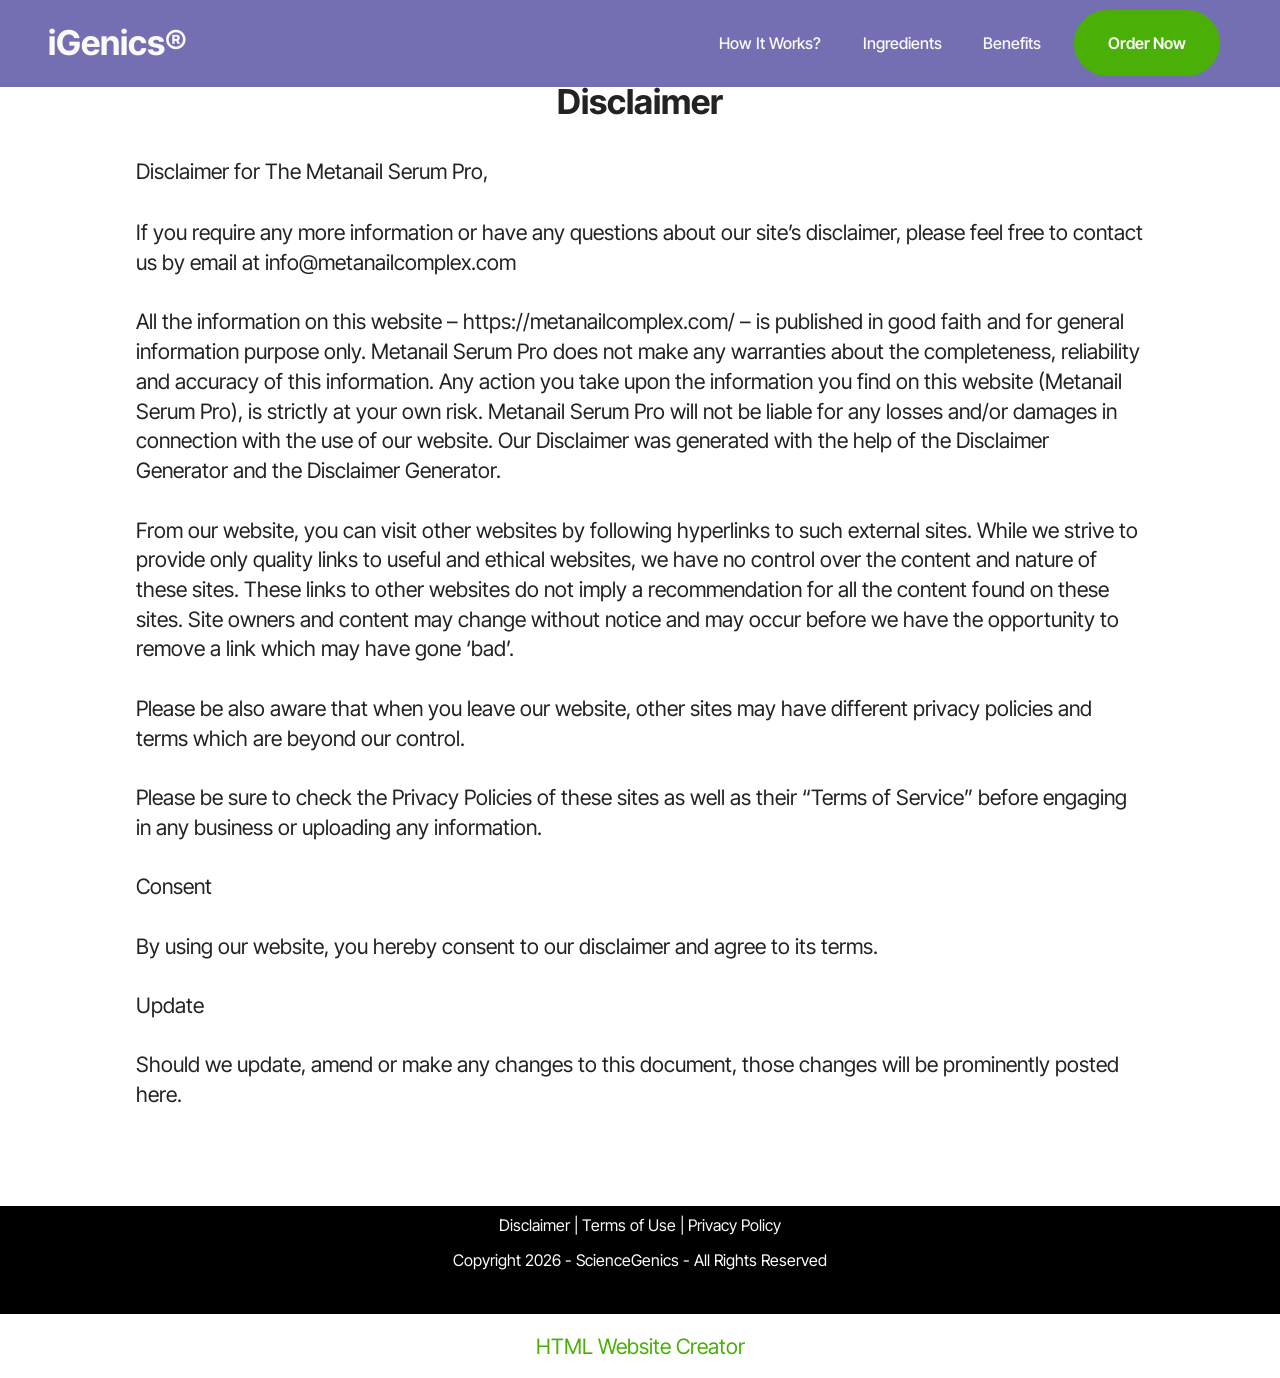
<file: disclaimer.html>
<!DOCTYPE html>
<html  lang="en">
<head>
  <!-- Site made with Mobirise Website Builder v6.1.12, https://mobirise.com -->
  <meta charset="UTF-8">
  <meta http-equiv="X-UA-Compatible" content="IE=edge">
  <meta name="generator" content="Mobirise v6.1.12, mobirise.com">
  <meta name="viewport" content="width=device-width, initial-scale=1, minimum-scale=1">
  <link rel="shortcut icon" href="assets/images/igenics-vision-support-1.webp" type="image/x-icon">
  <meta name="description" content="Disclaimer">
  
  
  <title>Disclaimer</title>
  <link rel="stylesheet" href="assets/bootstrap/css/bootstrap.min.css">
  <link rel="stylesheet" href="assets/dropdown/css/style.css">
  <link rel="stylesheet" href="assets/socicon/css/styles.css">
  <link rel="stylesheet" href="assets/theme/css/style.css">
  <link rel="preload" href="https://fonts.googleapis.com/css?family=Inter+Tight:100,200,300,400,500,600,700,800,900,100i,200i,300i,400i,500i,600i,700i,800i,900i&display=swap" as="style" onload="this.onload=null;this.rel='stylesheet'">
  <noscript><link rel="stylesheet" href="https://fonts.googleapis.com/css?family=Inter+Tight:100,200,300,400,500,600,700,800,900,100i,200i,300i,400i,500i,600i,700i,800i,900i&display=swap"></noscript>
  <link rel="preload" as="style" href="assets/mobirise/css/mbr-additional.css?v=Ep5fd0"><link rel="stylesheet" href="assets/mobirise/css/mbr-additional.css?v=Ep5fd0" type="text/css">

  
  
  
</head>
<body>
  
  <section data-bs-version="5.1" class="menu menu2 cid-vvjRE5VQ8q" once="menu" id="menu2-21">
    
    <nav class="navbar navbar-dropdown navbar-expand-lg">
        <div class="container">
            <div class="navbar-brand">
                
                <span class="navbar-caption-wrap"><a class="navbar-caption text-white text-primary display-2" href="https://clearvisionbreakthrough.com/tsl.php#aff=sanjay457">iGenics®<br></a></span>
            </div>
            <button class="navbar-toggler" type="button" data-toggle="collapse" data-bs-toggle="collapse" data-target="#navbarSupportedContent" data-bs-target="#navbarSupportedContent" aria-controls="navbarNavAltMarkup" aria-expanded="false" aria-label="Toggle navigation">
                <div class="hamburger">
                    <span></span>
                    <span></span>
                    <span></span>
                    <span></span>
                </div>
            </button>
            <div class="collapse navbar-collapse" id="navbarSupportedContent">
                <ul class="navbar-nav nav-dropdown" data-app-modern-menu="true"><li class="nav-item"><a class="nav-link link text-white display-4" href="index.html#header3-1m">How It Works?</a></li>
                    <li class="nav-item"><a class="nav-link link text-white display-4" href="index.html#features20-x">
                            Ingredients</a></li>
                    <li class="nav-item"><a class="nav-link link text-white display-4" href="index.html#header3-1n">Benefits</a>
                    </li></ul>
                
                <div class="navbar-buttons mbr-section-btn"><a class="btn btn-primary display-4" href="https://clearvisionbreakthrough.com/tsl.php#aff=sanjay457">Order Now</a></div>
            </div>
        </div>
    </nav>
</section>

<section data-bs-version="5.1" class="content5 cid-v9iTd79zZ8" id="content5-1t">
    
    <div class="container">
        <div class="row justify-content-center">
            <div class="col-md-12 col-lg-10">
                <h3 class="mbr-section-title mbr-fonts-style mb-4 display-2">
                    <strong>Disclaimer</strong>
                </h3>
                <h4 class="mbr-section-subtitle mbr-fonts-style mb-4 display-7">Disclaimer for The Metanail Serum Pro,</h4>
                <p class="mbr-text mbr-fonts-style display-7">If you require any more information or have any questions about our site’s disclaimer, please feel free to contact us by email at info@metanailcomplex.com<br>
<br>All the information on this website – https://metanailcomplex.com/ – is published in good faith and for general information purpose only. Metanail Serum Pro does not make any warranties about the completeness, reliability and accuracy of this information. Any action you take upon the information you find on this website (Metanail Serum Pro), is strictly at your own risk. Metanail Serum Pro will not be liable for any losses and/or damages in connection with the use of our website. Our Disclaimer was generated with the help of the Disclaimer Generator and the Disclaimer Generator.
<br>
<br>From our website, you can visit other websites by following hyperlinks to such external sites. While we strive to provide only quality links to useful and ethical websites, we have no control over the content and nature of these sites. These links to other websites do not imply a recommendation for all the content found on these sites. Site owners and content may change without notice and may occur before we have the opportunity to remove a link which may have gone ‘bad’.
<br>
<br>Please be also aware that when you leave our website, other sites may have different privacy policies and terms which are beyond our control.
<br>
<br>Please be sure to check the Privacy Policies of these sites as well as their “Terms of Service” before engaging in any business or uploading any information.
<br>
<br>Consent
<br>
<br>By using our website, you hereby consent to our disclaimer and agree to its terms.
<br>
<br>Update
<br>
<br>Should we update, amend or make any changes to this document, those changes will be prominently posted here.</p>
            </div>
        </div>
    </div>
</section>

<section data-bs-version="5.1" class="footer3 cid-uSDDWmb6KM" once="footers" id="footer3-1s">

    

    

    <div class="container">
        <div class="media-container-row align-center mbr-white">
            
            
            <div class="JCB row row-copirayt">
            <p><a href="https://getspartamax.com/disclaimer.php" class="text-white text-primary" target="_blank"></a><a href="https://clearvisionbreakthrough.com/disclaimer.html" class="text-white text-primary" target="_blank">Disclaimer </a>|<a href="https://gluco6.com/terms/?hopId=592b2969-1386-4f22-a106-40213ed64f68" class="text-white text-primary" target="_blank"></a><a href="https://clearvisionbreakthrough.com/terms-and-conditions.html" class="text-white text-primary" target="_blank"> Terms of Use&nbsp;</a>| <a href="https://clearvisionbreakthrough.com/privacy.html?aff=sanjay457&ga_cid=792268299.1791895347&ga_sid=1791895346" class="text-white text-primary" target="_blank">Privacy&nbsp;Policy</a></p>
            
            <p class="mbr-text mb-0 mbr-fonts-style mbr-white align-center display-4">Copyright 2026 - ScienceGenics - All Rights Reserved</p>
                
                
            </div>
        </div>
    </div>
</section><section class="display-7" style="padding: 0;align-items: center;justify-content: center;flex-wrap: wrap;    align-content: center;display: flex;position: relative;height: 4rem;"><a href="https://mobiri.se/4429519" style="flex: 1 1;height: 4rem;position: absolute;width: 100%;z-index: 1;"><img alt="" style="height: 4rem;" src="[data-uri]"></a><p style="margin: 0;text-align: center;" class="display-7">&#8204;</p><a style="z-index:1" href="https://mobirise.com/html-builder.html">HTML Website Creator</a></section><script src="assets/bootstrap/js/bootstrap.bundle.min.js"></script>  <script src="assets/smoothscroll/smooth-scroll.js"></script>  <script src="assets/ytplayer/index.js"></script>  <script src="assets/dropdown/js/navbar-dropdown.js"></script>  <script src="assets/theme/js/script.js"></script>  
  
  
</body>
</html>
</file>
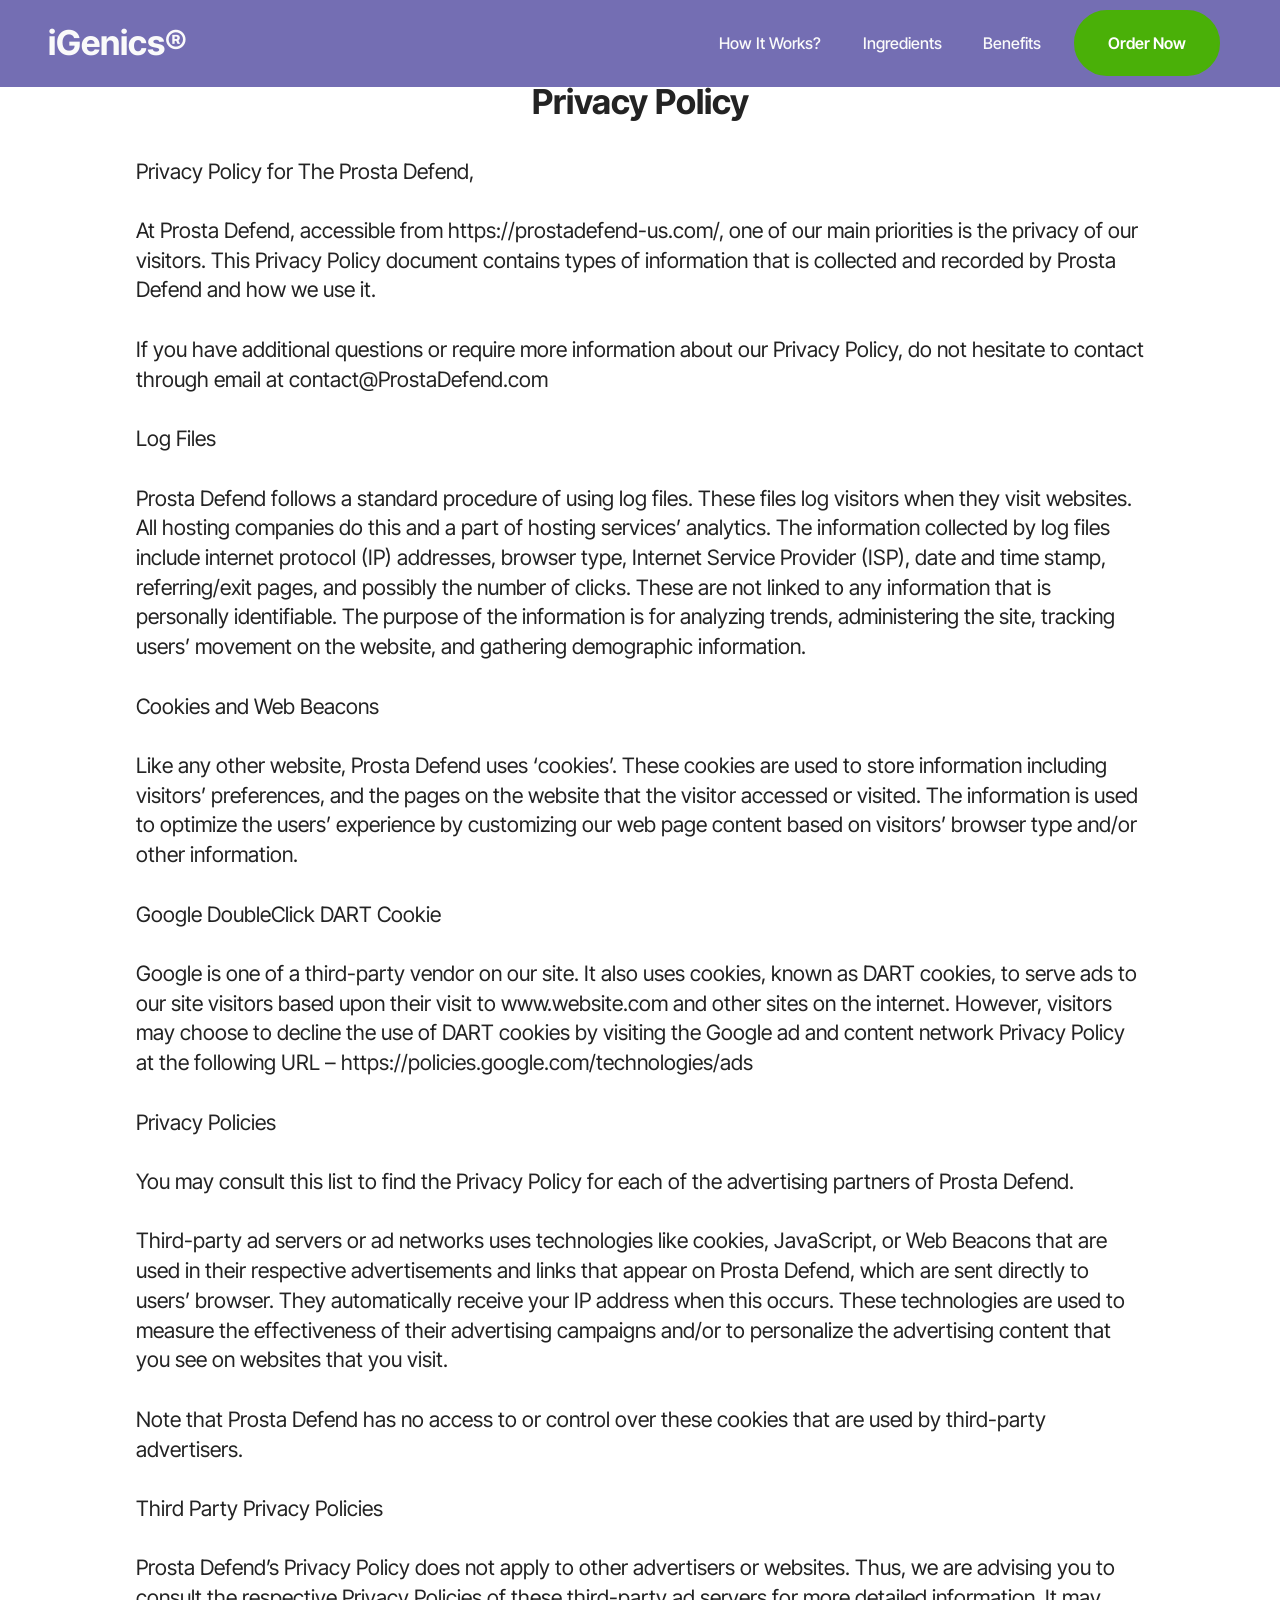
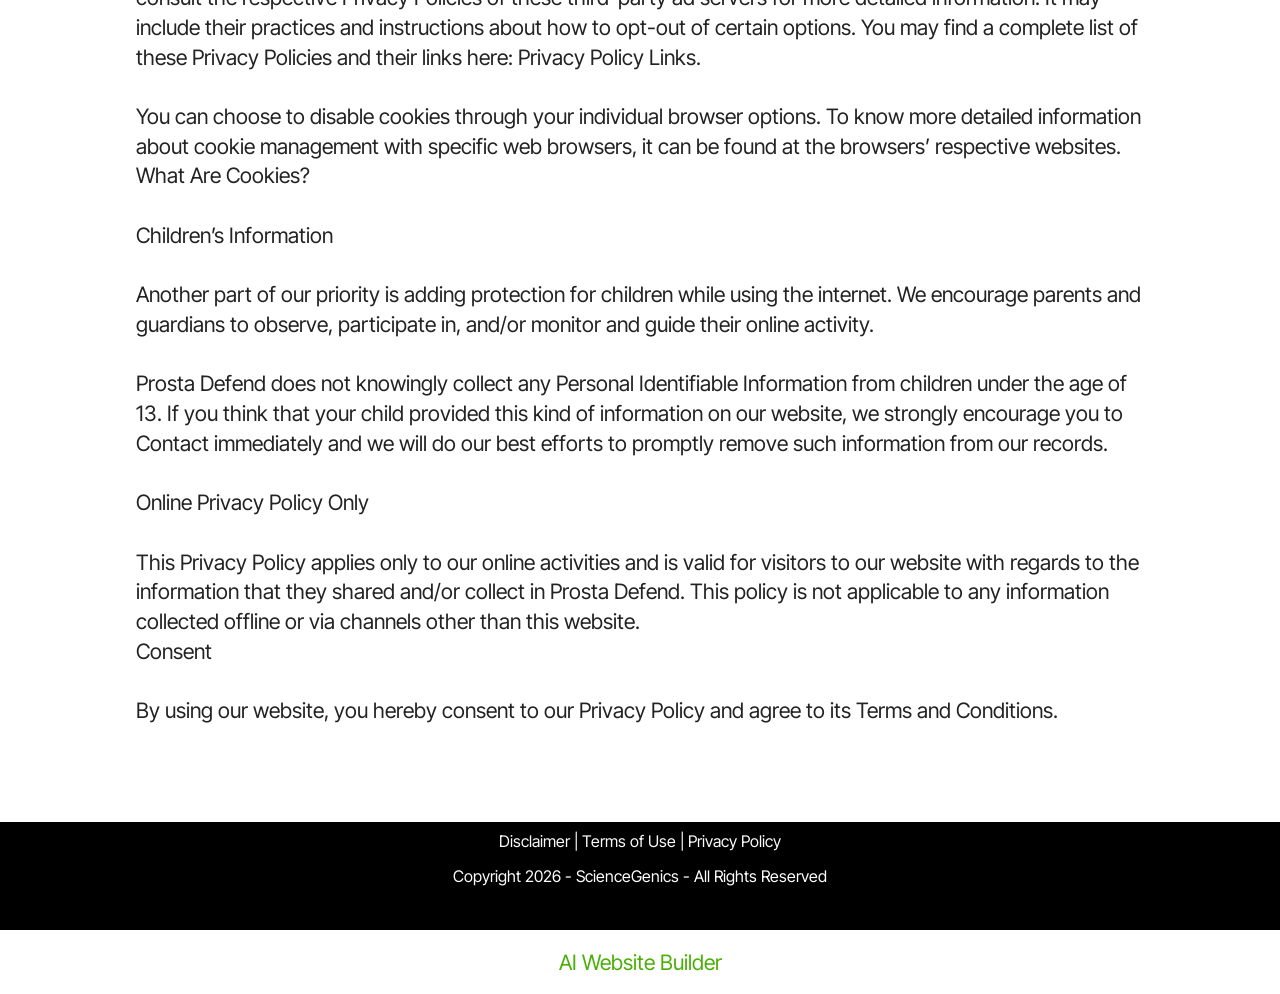
<file: privacy-policy.html>
<!DOCTYPE html>
<html  lang="en">
<head>
  <!-- Site made with Mobirise Website Builder v6.1.12, https://mobirise.com -->
  <meta charset="UTF-8">
  <meta http-equiv="X-UA-Compatible" content="IE=edge">
  <meta name="generator" content="Mobirise v6.1.12, mobirise.com">
  <meta name="viewport" content="width=device-width, initial-scale=1, minimum-scale=1">
  <link rel="shortcut icon" href="assets/images/igenics-vision-support-1.webp" type="image/x-icon">
  <meta name="description" content="Privacy Policy">
  
  
  <title>Privacy Policy</title>
  <link rel="stylesheet" href="assets/bootstrap/css/bootstrap.min.css">
  <link rel="stylesheet" href="assets/dropdown/css/style.css">
  <link rel="stylesheet" href="assets/socicon/css/styles.css">
  <link rel="stylesheet" href="assets/theme/css/style.css">
  <link rel="preload" href="https://fonts.googleapis.com/css?family=Inter+Tight:100,200,300,400,500,600,700,800,900,100i,200i,300i,400i,500i,600i,700i,800i,900i&display=swap" as="style" onload="this.onload=null;this.rel='stylesheet'">
  <noscript><link rel="stylesheet" href="https://fonts.googleapis.com/css?family=Inter+Tight:100,200,300,400,500,600,700,800,900,100i,200i,300i,400i,500i,600i,700i,800i,900i&display=swap"></noscript>
  <link rel="preload" as="style" href="assets/mobirise/css/mbr-additional.css?v=s9N0fF"><link rel="stylesheet" href="assets/mobirise/css/mbr-additional.css?v=s9N0fF" type="text/css">

  
  
  
</head>
<body>
  
  <section data-bs-version="5.1" class="menu menu2 cid-vvjRE5VQ8q" once="menu" id="menu2-21">
    
    <nav class="navbar navbar-dropdown navbar-expand-lg">
        <div class="container">
            <div class="navbar-brand">
                
                <span class="navbar-caption-wrap"><a class="navbar-caption text-white text-primary display-2" href="https://clearvisionbreakthrough.com/tsl.php#aff=sanjay457">iGenics®<br></a></span>
            </div>
            <button class="navbar-toggler" type="button" data-toggle="collapse" data-bs-toggle="collapse" data-target="#navbarSupportedContent" data-bs-target="#navbarSupportedContent" aria-controls="navbarNavAltMarkup" aria-expanded="false" aria-label="Toggle navigation">
                <div class="hamburger">
                    <span></span>
                    <span></span>
                    <span></span>
                    <span></span>
                </div>
            </button>
            <div class="collapse navbar-collapse" id="navbarSupportedContent">
                <ul class="navbar-nav nav-dropdown" data-app-modern-menu="true"><li class="nav-item"><a class="nav-link link text-white display-4" href="index.html#header3-1m">How It Works?</a></li>
                    <li class="nav-item"><a class="nav-link link text-white display-4" href="index.html#features20-x">
                            Ingredients</a></li>
                    <li class="nav-item"><a class="nav-link link text-white display-4" href="index.html#header3-1n">Benefits</a>
                    </li></ul>
                
                <div class="navbar-buttons mbr-section-btn"><a class="btn btn-primary display-4" href="https://clearvisionbreakthrough.com/tsl.php#aff=sanjay457">Order Now</a></div>
            </div>
        </div>
    </nav>
</section>

<section data-bs-version="5.1" class="content5 cid-v9iSN8Kppa" id="content5-1r">
    
    <div class="container">
        <div class="row justify-content-center">
            <div class="col-md-12 col-lg-10">
                <h3 class="mbr-section-title mbr-fonts-style mb-4 display-2"><strong>Privacy Policy</strong></h3>
                
                <p class="mbr-text mbr-fonts-style display-7">Privacy Policy for The Prosta Defend,
<br>
<br>At Prosta Defend, accessible from https://prostadefend-us.com/, one of our main priorities is the privacy of our visitors. This Privacy Policy document contains types of information that is collected and recorded by Prosta Defend and how we use it.
<br>
<br>If you have additional questions or require more information about our Privacy Policy, do not hesitate to contact through email at contact@ProstaDefend.com
<br>
<br>Log Files
<br>
<br>Prosta Defend follows a standard procedure of using log files. These files log visitors when they visit websites. All hosting companies do this and a part of hosting services’ analytics. The information collected by log files include internet protocol (IP) addresses, browser type, Internet Service Provider (ISP), date and time stamp, referring/exit pages, and possibly the number of clicks. These are not linked to any information that is personally identifiable. The purpose of the information is for analyzing trends, administering the site, tracking users’ movement on the website, and gathering demographic information.
<br>
<br>Cookies and Web Beacons
<br>
<br>Like any other website, Prosta Defend uses ‘cookies’. These cookies are used to store information including visitors’ preferences, and the pages on the website that the visitor accessed or visited. The information is used to optimize the users’ experience by customizing our web page content based on visitors’ browser type and/or other information.
<br>
<br>Google DoubleClick DART Cookie
<br>
<br>Google is one of a third-party vendor on our site. It also uses cookies, known as DART cookies, to serve ads to our site visitors based upon their visit to www.website.com and other sites on the internet. However, visitors may choose to decline the use of DART cookies by visiting the Google ad and content network Privacy Policy at the following URL – https://policies.google.com/technologies/ads
<br>
<br>Privacy Policies
<br>
<br>You may consult this list to find the Privacy Policy for each of the advertising partners of Prosta Defend.
<br>
<br>Third-party ad servers or ad networks uses technologies like cookies, JavaScript, or Web Beacons that are used in their respective advertisements and links that appear on Prosta Defend, which are sent directly to users’ browser. They automatically receive your IP address when this occurs. These technologies are used to measure the effectiveness of their advertising campaigns and/or to personalize the advertising content that you see on websites that you visit.
<br>
<br>Note that Prosta Defend has no access to or control over these cookies that are used by third-party advertisers.
<br>
<br>Third Party Privacy Policies
<br>
<br>Prosta Defend’s Privacy Policy does not apply to other advertisers or websites. Thus, we are advising you to consult the respective Privacy Policies of these third-party ad servers for more detailed information. It may include their practices and instructions about how to opt-out of certain options. You may find a complete list of these Privacy Policies and their links here: Privacy Policy Links.
<br>
<br>You can choose to disable cookies through your individual browser options. To know more detailed information about cookie management with specific web browsers, it can be found at the browsers’ respective websites. What Are Cookies?
<br>
<br>Children’s Information
<br>
<br>Another part of our priority is adding protection for children while using the internet. We encourage parents and guardians to observe, participate in, and/or monitor and guide their online activity.
<br>
<br>Prosta Defend does not knowingly collect any Personal Identifiable Information from children under the age of 13. If you think that your child provided this kind of information on our website, we strongly encourage you to Contact immediately and we will do our best efforts to promptly remove such information from our records.
<br>
<br>Online Privacy Policy Only
<br>
<br>This Privacy Policy applies only to our online activities and is valid for visitors to our website with regards to the information that they shared and/or collect in Prosta Defend. This policy is not applicable to any information collected offline or via channels other than this website.
<br>Consent
<br>
<br>By using our website, you hereby consent to our Privacy Policy and agree to its Terms and Conditions.</p>
            </div>
        </div>
    </div>
</section>

<section data-bs-version="5.1" class="footer3 cid-uSDDWmb6KM" once="footers" id="footer3-1q">

    

    

    <div class="container">
        <div class="media-container-row align-center mbr-white">
            
            
            <div class="JCB row row-copirayt">
            <p><a href="https://getspartamax.com/disclaimer.php" class="text-white text-primary" target="_blank"></a><a href="https://clearvisionbreakthrough.com/disclaimer.html" class="text-white text-primary" target="_blank">Disclaimer </a>|<a href="https://gluco6.com/terms/?hopId=592b2969-1386-4f22-a106-40213ed64f68" class="text-white text-primary" target="_blank"></a><a href="https://clearvisionbreakthrough.com/terms-and-conditions.html" class="text-white text-primary" target="_blank"> Terms of Use&nbsp;</a>| <a href="https://clearvisionbreakthrough.com/privacy.html?aff=sanjay457&ga_cid=792268299.1791895347&ga_sid=1791895346" class="text-white text-primary" target="_blank">Privacy&nbsp;Policy</a></p>
            
            <p class="mbr-text mb-0 mbr-fonts-style mbr-white align-center display-4">Copyright 2026 - ScienceGenics - All Rights Reserved</p>
                
                
            </div>
        </div>
    </div>
</section><section class="display-7" style="padding: 0;align-items: center;justify-content: center;flex-wrap: wrap;    align-content: center;display: flex;position: relative;height: 4rem;"><a href="https://mobiri.se/4429519" style="flex: 1 1;height: 4rem;position: absolute;width: 100%;z-index: 1;"><img alt="" style="height: 4rem;" src="[data-uri]"></a><p style="margin: 0;text-align: center;" class="display-7">&#8204;</p><a style="z-index:1" href="https://mobirise.com/builder/ai-website-builder.html">AI Website Builder</a></section><script src="assets/bootstrap/js/bootstrap.bundle.min.js"></script>  <script src="assets/smoothscroll/smooth-scroll.js"></script>  <script src="assets/ytplayer/index.js"></script>  <script src="assets/dropdown/js/navbar-dropdown.js"></script>  <script src="assets/theme/js/script.js"></script>  
  
  
</body>
</html>
</file>
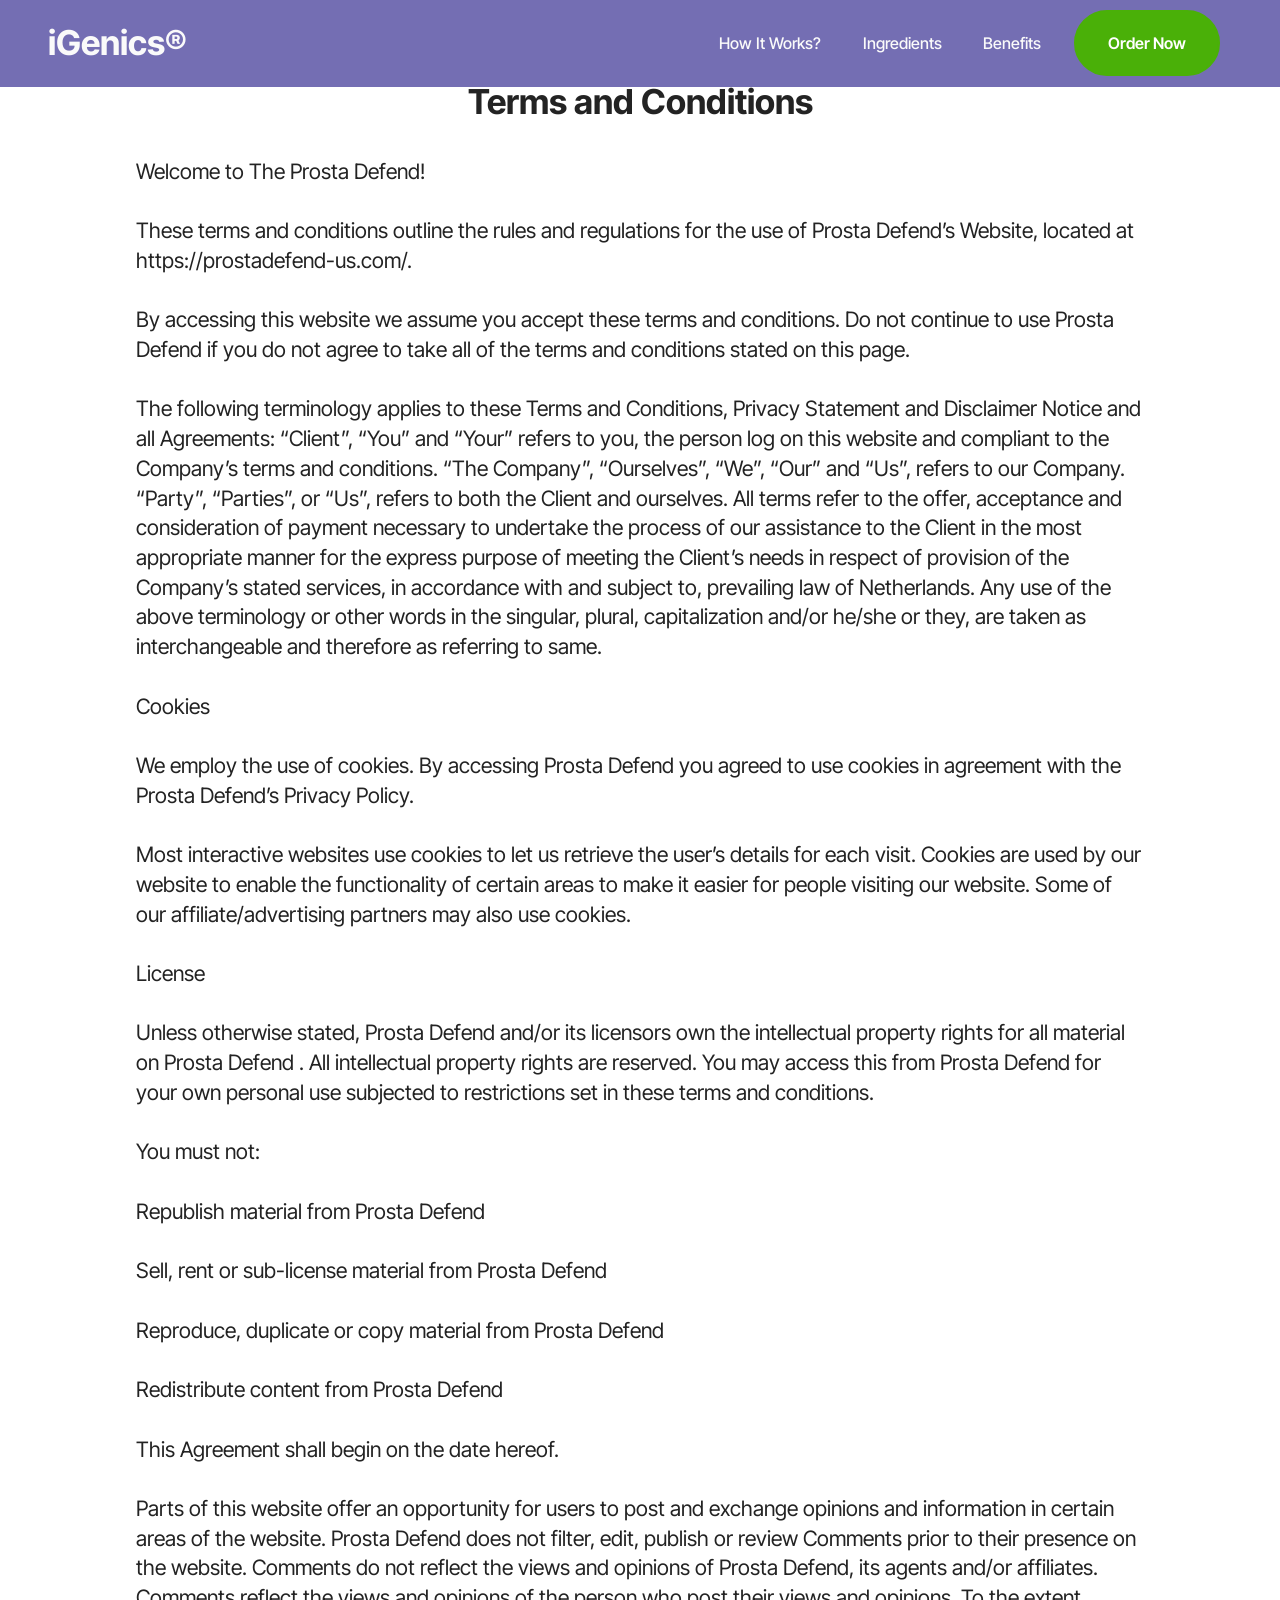
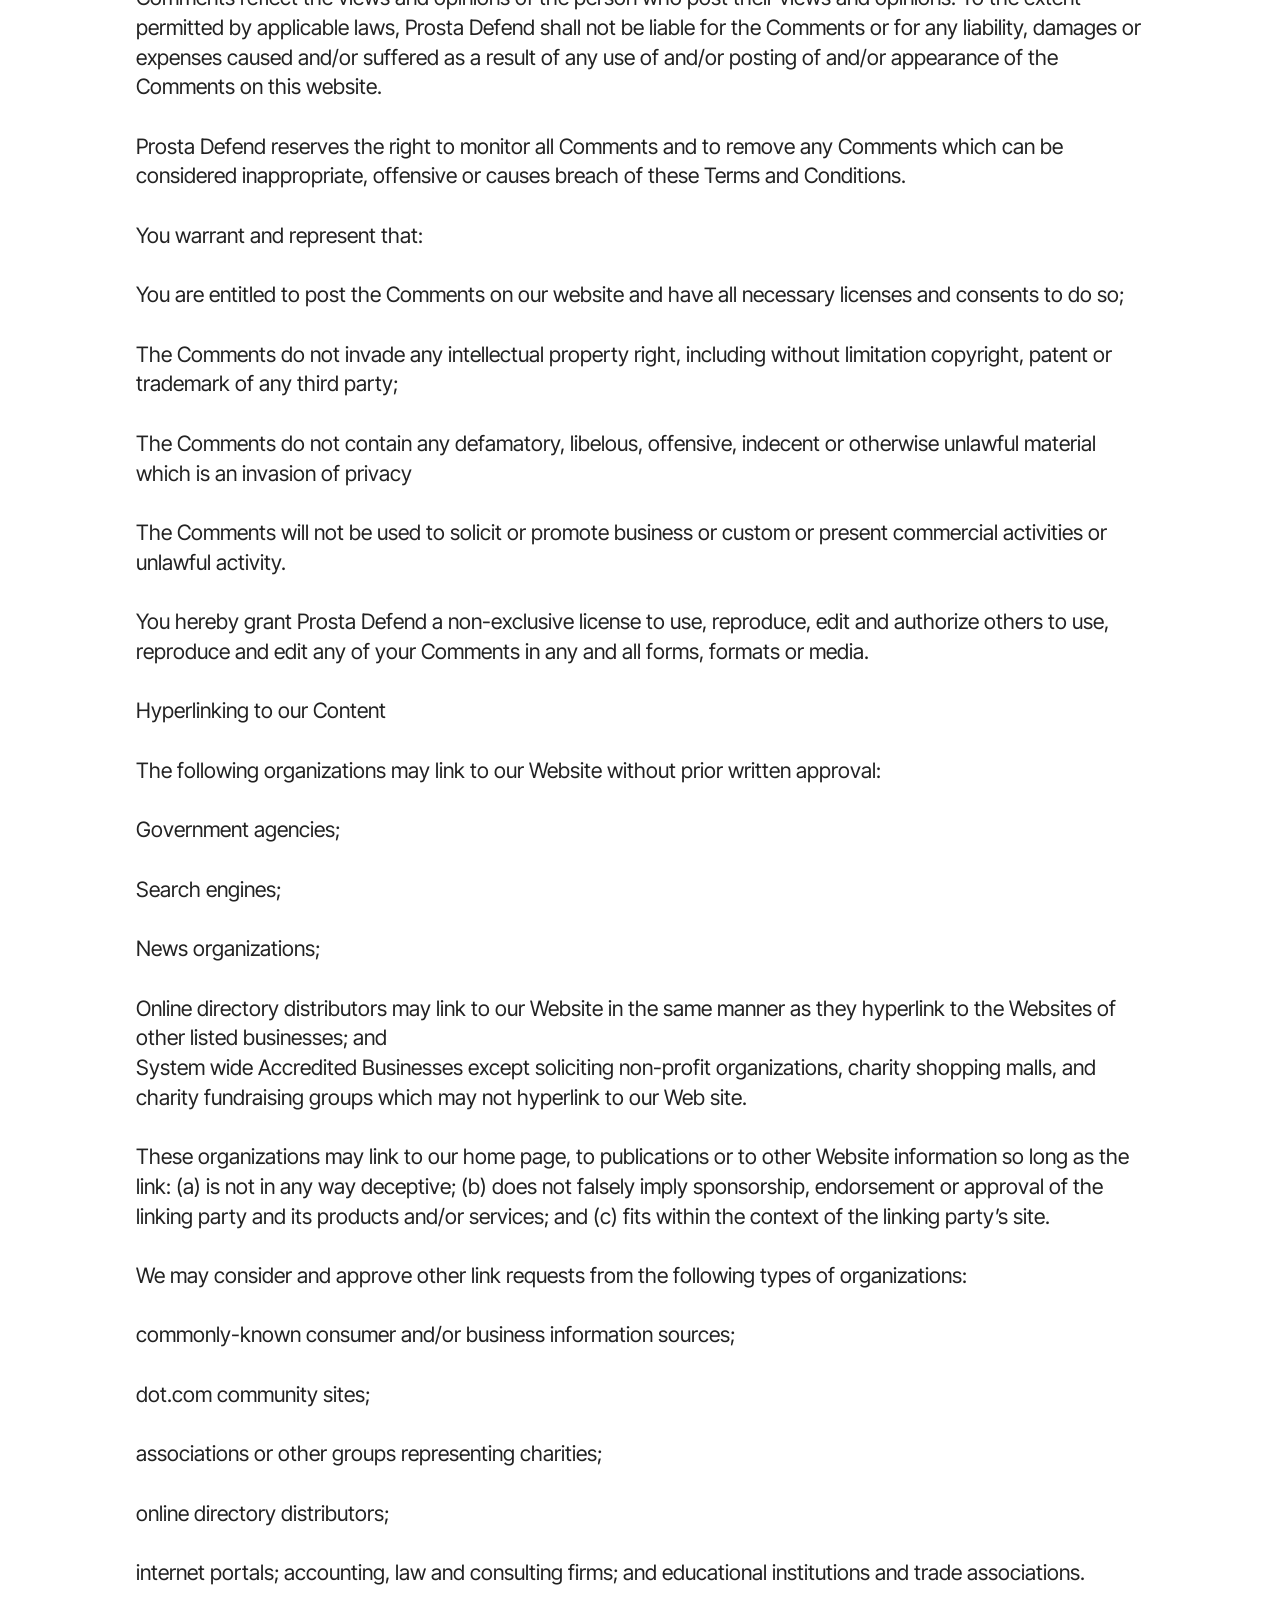
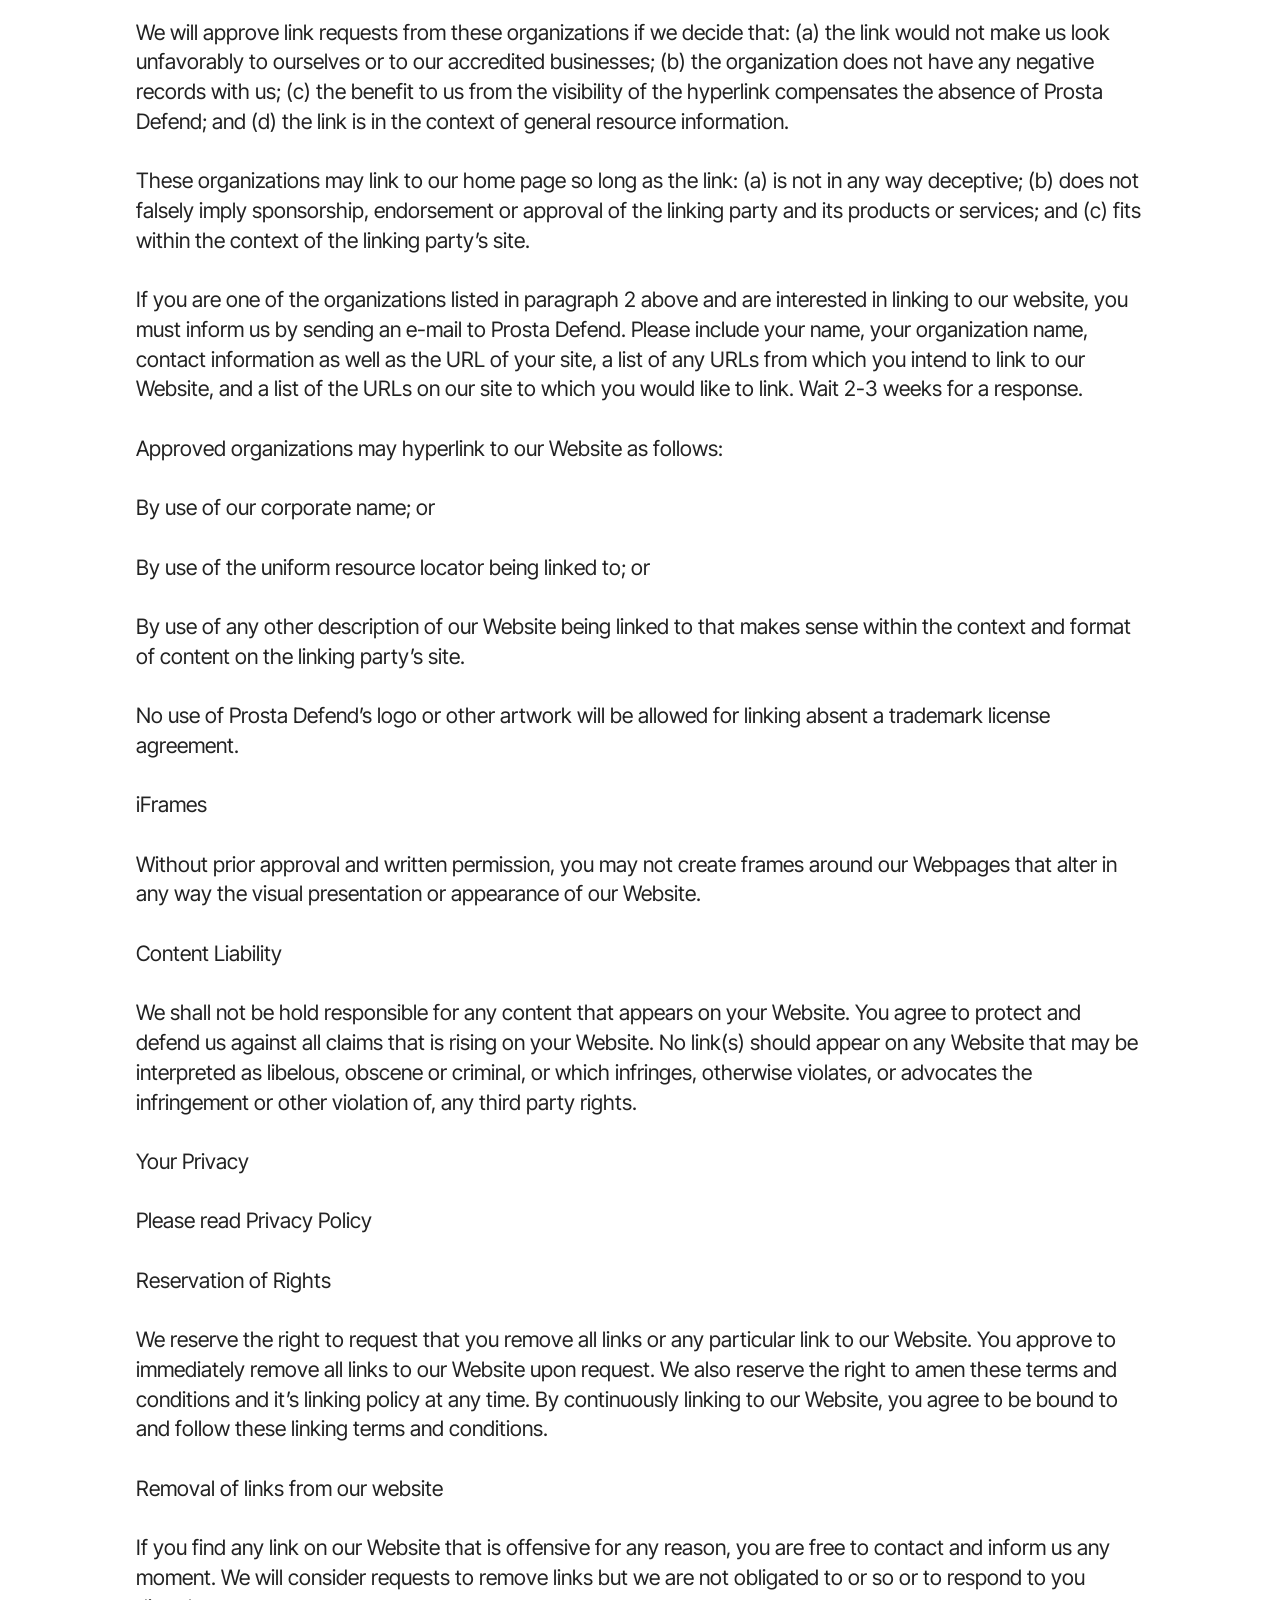
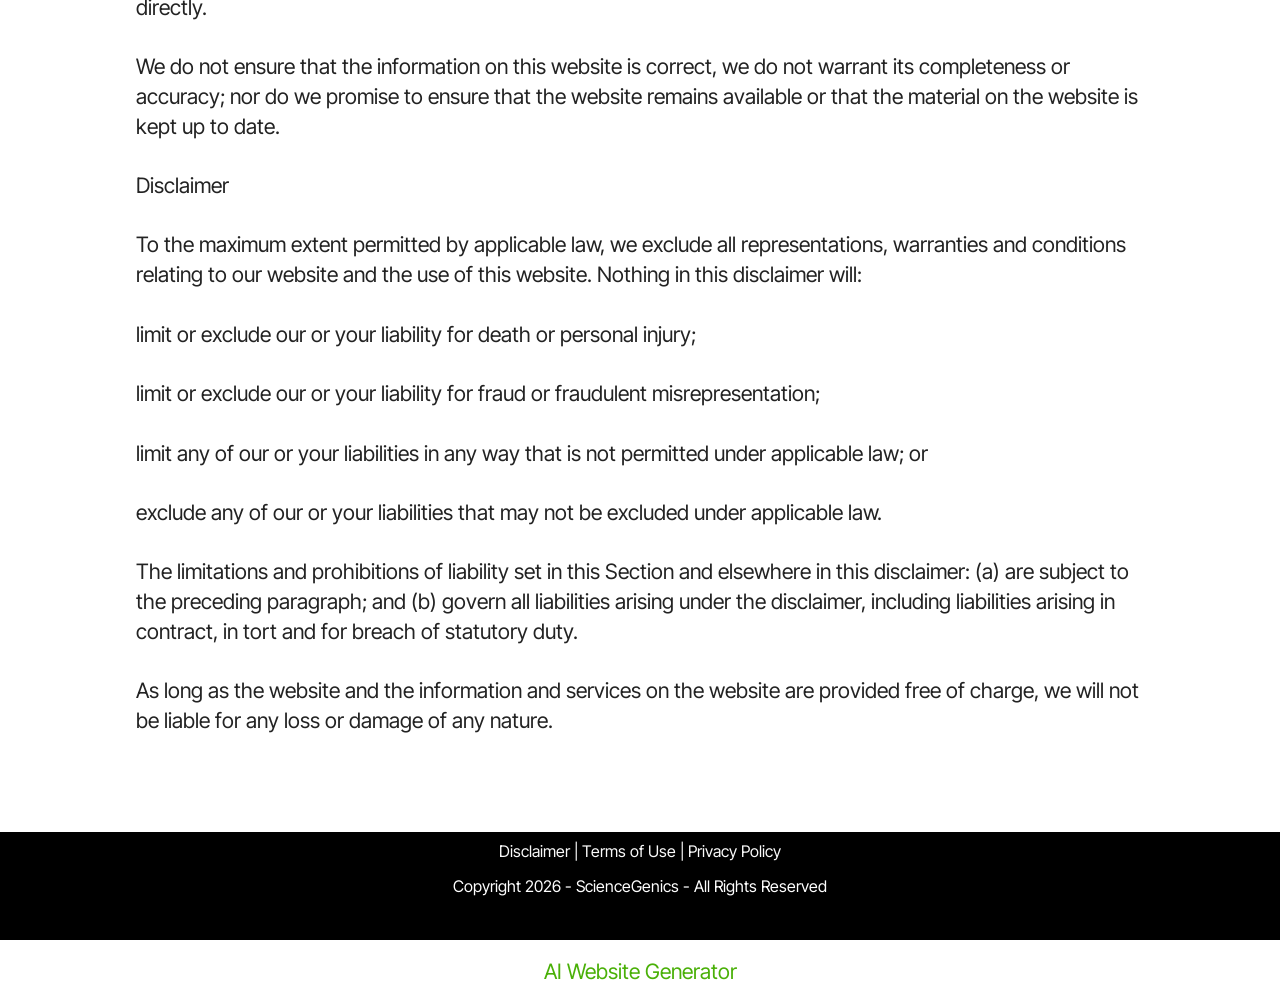
<file: terms.html>
<!DOCTYPE html>
<html  lang="en">
<head>
  <!-- Site made with Mobirise Website Builder v6.1.12, https://mobirise.com -->
  <meta charset="UTF-8">
  <meta http-equiv="X-UA-Compatible" content="IE=edge">
  <meta name="generator" content="Mobirise v6.1.12, mobirise.com">
  <meta name="viewport" content="width=device-width, initial-scale=1, minimum-scale=1">
  <link rel="shortcut icon" href="assets/images/igenics-vision-support-1.webp" type="image/x-icon">
  <meta name="description" content="Terms and Conditions">
  
  
  <title>Terms and Conditions</title>
  <link rel="stylesheet" href="assets/bootstrap/css/bootstrap.min.css">
  <link rel="stylesheet" href="assets/dropdown/css/style.css">
  <link rel="stylesheet" href="assets/socicon/css/styles.css">
  <link rel="stylesheet" href="assets/theme/css/style.css">
  <link rel="preload" href="https://fonts.googleapis.com/css?family=Inter+Tight:100,200,300,400,500,600,700,800,900,100i,200i,300i,400i,500i,600i,700i,800i,900i&display=swap" as="style" onload="this.onload=null;this.rel='stylesheet'">
  <noscript><link rel="stylesheet" href="https://fonts.googleapis.com/css?family=Inter+Tight:100,200,300,400,500,600,700,800,900,100i,200i,300i,400i,500i,600i,700i,800i,900i&display=swap"></noscript>
  <link rel="preload" as="style" href="assets/mobirise/css/mbr-additional.css?v=sy1BM2"><link rel="stylesheet" href="assets/mobirise/css/mbr-additional.css?v=sy1BM2" type="text/css">

  
  
  
</head>
<body>
  
  <section data-bs-version="5.1" class="menu menu2 cid-vvjRE5VQ8q" once="menu" id="menu2-21">
    
    <nav class="navbar navbar-dropdown navbar-expand-lg">
        <div class="container">
            <div class="navbar-brand">
                
                <span class="navbar-caption-wrap"><a class="navbar-caption text-white text-primary display-2" href="https://clearvisionbreakthrough.com/tsl.php#aff=sanjay457">iGenics®<br></a></span>
            </div>
            <button class="navbar-toggler" type="button" data-toggle="collapse" data-bs-toggle="collapse" data-target="#navbarSupportedContent" data-bs-target="#navbarSupportedContent" aria-controls="navbarNavAltMarkup" aria-expanded="false" aria-label="Toggle navigation">
                <div class="hamburger">
                    <span></span>
                    <span></span>
                    <span></span>
                    <span></span>
                </div>
            </button>
            <div class="collapse navbar-collapse" id="navbarSupportedContent">
                <ul class="navbar-nav nav-dropdown" data-app-modern-menu="true"><li class="nav-item"><a class="nav-link link text-white display-4" href="index.html#header3-1m">How It Works?</a></li>
                    <li class="nav-item"><a class="nav-link link text-white display-4" href="index.html#features20-x">
                            Ingredients</a></li>
                    <li class="nav-item"><a class="nav-link link text-white display-4" href="index.html#header3-1n">Benefits</a>
                    </li></ul>
                
                <div class="navbar-buttons mbr-section-btn"><a class="btn btn-primary display-4" href="https://clearvisionbreakthrough.com/tsl.php#aff=sanjay457">Order Now</a></div>
            </div>
        </div>
    </nav>
</section>

<section data-bs-version="5.1" class="content5 cid-v9iRNTFE0Z" id="content5-1p">
    
    <div class="container">
        <div class="row justify-content-center">
            <div class="col-md-12 col-lg-10">
                <h3 class="mbr-section-title mbr-fonts-style mb-4 display-2"><strong>Terms and Conditions</strong></h3>
                
                <p class="mbr-text mbr-fonts-style display-7">Welcome to The Prosta Defend!
<br>
<br>These terms and conditions outline the rules and regulations for the use of Prosta Defend’s Website, located at https://prostadefend-us.com/.
<br>
<br>By accessing this website we assume you accept these terms and conditions. Do not continue to use Prosta Defend if you do not agree to take all of the terms and conditions stated on this page.
<br>
<br>The following terminology applies to these Terms and Conditions, Privacy Statement and Disclaimer Notice and all Agreements: “Client”, “You” and “Your” refers to you, the person log on this website and compliant to the Company’s terms and conditions. “The Company”, “Ourselves”, “We”, “Our” and “Us”, refers to our Company. “Party”, “Parties”, or “Us”, refers to both the Client and ourselves. All terms refer to the offer, acceptance and consideration of payment necessary to undertake the process of our assistance to the Client in the most appropriate manner for the express purpose of meeting the Client’s needs in respect of provision of the Company’s stated services, in accordance with and subject to, prevailing law of Netherlands. Any use of the above terminology or other words in the singular, plural, capitalization and/or he/she or they, are taken as interchangeable and therefore as referring to same.
<br>
<br>Cookies
<br>
<br>We employ the use of cookies. By accessing Prosta Defend you agreed to use cookies in agreement with the Prosta Defend’s Privacy Policy.
<br>
<br>Most interactive websites use cookies to let us retrieve the user’s details for each visit. Cookies are used by our website to enable the functionality of certain areas to make it easier for people visiting our website. Some of our affiliate/advertising partners may also use cookies.
<br>
<br>License
<br>
<br>Unless otherwise stated, Prosta Defend and/or its licensors own the intellectual property rights for all material on Prosta Defend . All intellectual property rights are reserved. You may access this from Prosta Defend for your own personal use subjected to restrictions set in these terms and conditions.
<br>
<br>You must not:
<br>
<br>Republish material from Prosta Defend
<br>
<br>Sell, rent or sub-license material from Prosta Defend
<br>
<br>Reproduce, duplicate or copy material from Prosta Defend
<br>
<br>Redistribute content from Prosta Defend
<br>
<br>This Agreement shall begin on the date hereof.
<br>
<br>Parts of this website offer an opportunity for users to post and exchange opinions and information in certain areas of the website. Prosta Defend does not filter, edit, publish or review Comments prior to their presence on the website. Comments do not reflect the views and opinions of Prosta Defend, its agents and/or affiliates. Comments reflect the views and opinions of the person who post their views and opinions. To the extent permitted by applicable laws, Prosta Defend shall not be liable for the Comments or for any liability, damages or expenses caused and/or suffered as a result of any use of and/or posting of and/or appearance of the Comments on this website.
<br>
<br>Prosta Defend reserves the right to monitor all Comments and to remove any Comments which can be considered inappropriate, offensive or causes breach of these Terms and Conditions.
<br>
<br>You warrant and represent that:
<br>
<br>You are entitled to post the Comments on our website and have all necessary licenses and consents to do so;
<br>
<br>The Comments do not invade any intellectual property right, including without limitation copyright, patent or trademark of any third party;
<br>
<br>The Comments do not contain any defamatory, libelous, offensive, indecent or otherwise unlawful material which is an invasion of privacy
<br>
<br>The Comments will not be used to solicit or promote business or custom or present commercial activities or unlawful activity.
<br>
<br>You hereby grant Prosta Defend a non-exclusive license to use, reproduce, edit and authorize others to use, reproduce and edit any of your Comments in any and all forms, formats or media.
<br>
<br>Hyperlinking to our Content
<br>
<br>The following organizations may link to our Website without prior written approval:
<br>
<br>Government agencies;
<br>
<br>Search engines;
<br>
<br>News organizations;
<br>
<br>Online directory distributors may link to our Website in the same manner as they hyperlink to the Websites of other listed businesses; and
<br>System wide Accredited Businesses except soliciting non-profit organizations, charity shopping malls, and charity fundraising groups which may not hyperlink to our Web site.
<br>
<br>These organizations may link to our home page, to publications or to other Website information so long as the link: (a) is not in any way deceptive; (b) does not falsely imply sponsorship, endorsement or approval of the linking party and its products and/or services; and (c) fits within the context of the linking party’s site.
<br>
<br>We may consider and approve other link requests from the following types of organizations:
<br>
<br>commonly-known consumer and/or business information sources;
<br>
<br>dot.com community sites;
<br>
<br>associations or other groups representing charities;
<br>
<br>online directory distributors;
<br>
<br>internet portals; accounting, law and consulting firms; and educational institutions and trade associations.
<br>
<br>We will approve link requests from these organizations if we decide that: (a) the link would not make us look unfavorably to ourselves or to our accredited businesses; (b) the organization does not have any negative records with us; (c) the benefit to us from the visibility of the hyperlink compensates the absence of Prosta Defend; and (d) the link is in the context of general resource information.
<br>
<br>These organizations may link to our home page so long as the link: (a) is not in any way deceptive; (b) does not falsely imply sponsorship, endorsement or approval of the linking party and its products or services; and (c) fits within the context of the linking party’s site.
<br>
<br>If you are one of the organizations listed in paragraph 2 above and are interested in linking to our website, you must inform us by sending an e-mail to Prosta Defend. Please include your name, your organization name, contact information as well as the URL of your site, a list of any URLs from which you intend to link to our Website, and a list of the URLs on our site to which you would like to link. Wait 2-3 weeks for a response.
<br>
<br>Approved organizations may hyperlink to our Website as follows:
<br>
<br>By use of our corporate name; or
<br>
<br>By use of the uniform resource locator being linked to; or
<br>
<br>By use of any other description of our Website being linked to that makes sense within the context and format of content on the linking party’s site.
<br>
<br>No use of Prosta Defend’s logo or other artwork will be allowed for linking absent a trademark license agreement.
<br>
<br>iFrames
<br>
<br>Without prior approval and written permission, you may not create frames around our Webpages that alter in any way the visual presentation or appearance of our Website.
<br>
<br>Content Liability
<br>
<br>We shall not be hold responsible for any content that appears on your Website. You agree to protect and defend us against all claims that is rising on your Website. No link(s) should appear on any Website that may be interpreted as libelous, obscene or criminal, or which infringes, otherwise violates, or advocates the infringement or other violation of, any third party rights.
<br>
<br>Your Privacy
<br>
<br>Please read Privacy Policy
<br>
<br>Reservation of Rights
<br>
<br>We reserve the right to request that you remove all links or any particular link to our Website. You approve to immediately remove all links to our Website upon request. We also reserve the right to amen these terms and conditions and it’s linking policy at any time. By continuously linking to our Website, you agree to be bound to and follow these linking terms and conditions.
<br>
<br>Removal of links from our website
<br>
<br>If you find any link on our Website that is offensive for any reason, you are free to contact and inform us any moment. We will consider requests to remove links but we are not obligated to or so or to respond to you directly.
<br>
<br>We do not ensure that the information on this website is correct, we do not warrant its completeness or accuracy; nor do we promise to ensure that the website remains available or that the material on the website is kept up to date.
<br>
<br>Disclaimer
<br>
<br>To the maximum extent permitted by applicable law, we exclude all representations, warranties and conditions relating to our website and the use of this website. Nothing in this disclaimer will:
<br>
<br>limit or exclude our or your liability for death or personal injury;
<br>
<br>limit or exclude our or your liability for fraud or fraudulent misrepresentation;
<br>
<br>limit any of our or your liabilities in any way that is not permitted under applicable law; or
<br>
<br>exclude any of our or your liabilities that may not be excluded under applicable law.
<br>
<br>The limitations and prohibitions of liability set in this Section and elsewhere in this disclaimer: (a) are subject to the preceding paragraph; and (b) govern all liabilities arising under the disclaimer, including liabilities arising in contract, in tort and for breach of statutory duty.
<br>
<br>As long as the website and the information and services on the website are provided free of charge, we will not be liable for any loss or damage of any nature.</p>
            </div>
        </div>
    </div>
</section>

<section data-bs-version="5.1" class="footer3 cid-uSDDWmb6KM" once="footers" id="footer3-1o">

    

    

    <div class="container">
        <div class="media-container-row align-center mbr-white">
            
            
            <div class="JCB row row-copirayt">
            <p><a href="https://getspartamax.com/disclaimer.php" class="text-white text-primary" target="_blank"></a><a href="https://clearvisionbreakthrough.com/disclaimer.html" class="text-white text-primary" target="_blank">Disclaimer </a>|<a href="https://gluco6.com/terms/?hopId=592b2969-1386-4f22-a106-40213ed64f68" class="text-white text-primary" target="_blank"></a><a href="https://clearvisionbreakthrough.com/terms-and-conditions.html" class="text-white text-primary" target="_blank"> Terms of Use&nbsp;</a>| <a href="https://clearvisionbreakthrough.com/privacy.html?aff=sanjay457&ga_cid=792268299.1791895347&ga_sid=1791895346" class="text-white text-primary" target="_blank">Privacy&nbsp;Policy</a></p>
            
            <p class="mbr-text mb-0 mbr-fonts-style mbr-white align-center display-4">Copyright 2026 - ScienceGenics - All Rights Reserved</p>
                
                
            </div>
        </div>
    </div>
</section><section class="display-7" style="padding: 0;align-items: center;justify-content: center;flex-wrap: wrap;    align-content: center;display: flex;position: relative;height: 4rem;"><a href="https://mobiri.se/4429519" style="flex: 1 1;height: 4rem;position: absolute;width: 100%;z-index: 1;"><img alt="" style="height: 4rem;" src="[data-uri]"></a><p style="margin: 0;text-align: center;" class="display-7">&#8204;</p><a style="z-index:1" href="https://mobirise.com/builder/ai-website-generator.html">AI Website Generator</a></section><script src="assets/bootstrap/js/bootstrap.bundle.min.js"></script>  <script src="assets/smoothscroll/smooth-scroll.js"></script>  <script src="assets/ytplayer/index.js"></script>  <script src="assets/dropdown/js/navbar-dropdown.js"></script>  <script src="assets/theme/js/script.js"></script>  
  
  
</body>
</html>
</file>
<file: assets/web/assets/mobirise-icons2/mobirise2.css>
@font-face {
  font-family: 'Moririse2';
  font-display: swap;
  src:  url('mobirise2.eot?f2bix4');
  src:  url('mobirise2.eot?f2bix4#iefix') format('embedded-opentype'),
    url('mobirise2.woff2?f2bix4') format('woff2'),
    url('mobirise2.woff?f2bix4') format('woff'),
    url('mobirise2.ttf?f2bix4') format('truetype'),
    url('mobirise2.svg?f2bix4#mobirise2') format('svg');
  font-weight: normal;
  font-style: normal;
}

[class^="mobi-"], [class*=" mobi-"] {
  /* use !important to prevent issues with browser extensions that change fonts */
  font-family: 'Moririse2' !important;
  speak: none;
  font-style: normal;
  font-weight: normal;
  font-variant: normal;
  text-transform: none;
  line-height: 1;

  /* Better Font Rendering =========== */
  -webkit-font-smoothing: antialiased;
  -moz-osx-font-smoothing: grayscale;
}

.mobi-mbri-add-submenu:before {
  content: "\e900";
}
.mobi-mbri-alert:before {
  content: "\e901";
}
.mobi-mbri-align-center:before {
  content: "\e902";
}
.mobi-mbri-align-justify:before {
  content: "\e903";
}
.mobi-mbri-align-left:before {
  content: "\e904";
}
.mobi-mbri-align-right:before {
  content: "\e905";
}
.mobi-mbri-android:before {
  content: "\e906";
}
.mobi-mbri-apple:before {
  content: "\e907";
}
.mobi-mbri-arrow-down:before {
  content: "\e908";
}
.mobi-mbri-arrow-next:before {
  content: "\e909";
}
.mobi-mbri-arrow-prev:before {
  content: "\e90a";
}
.mobi-mbri-arrow-up:before {
  content: "\e90b";
}
.mobi-mbri-bold:before {
  content: "\e90c";
}
.mobi-mbri-bookmark:before {
  content: "\e90d";
}
.mobi-mbri-bootstrap:before {
  content: "\e90e";
}
.mobi-mbri-briefcase:before {
  content: "\e90f";
}
.mobi-mbri-browse:before {
  content: "\e910";
}
.mobi-mbri-bulleted-list:before {
  content: "\e911";
}
.mobi-mbri-calendar:before {
  content: "\e912";
}
.mobi-mbri-camera:before {
  content: "\e913";
}
.mobi-mbri-cart-add:before {
  content: "\e914";
}
.mobi-mbri-cart-full:before {
  content: "\e915";
}
.mobi-mbri-cash:before {
  content: "\e916";
}
.mobi-mbri-change-style:before {
  content: "\e917";
}
.mobi-mbri-chat:before {
  content: "\e918";
}
.mobi-mbri-clock:before {
  content: "\e919";
}
.mobi-mbri-close:before {
  content: "\e91a";
}
.mobi-mbri-cloud:before {
  content: "\e91b";
}
.mobi-mbri-code:before {
  content: "\e91c";
}
.mobi-mbri-contact-form:before {
  content: "\e91d";
}
.mobi-mbri-credit-card:before {
  content: "\e91e";
}
.mobi-mbri-cursor-click:before {
  content: "\e91f";
}
.mobi-mbri-cust-feedback:before {
  content: "\e920";
}
.mobi-mbri-database:before {
  content: "\e921";
}
.mobi-mbri-delivery:before {
  content: "\e922";
}
.mobi-mbri-desktop:before {
  content: "\e923";
}
.mobi-mbri-devices:before {
  content: "\e924";
}
.mobi-mbri-down:before {
  content: "\e925";
}
.mobi-mbri-download-2:before {
  content: "\e926";
}
.mobi-mbri-download:before {
  content: "\e927";
}
.mobi-mbri-drag-n-drop-2:before {
  content: "\e928";
}
.mobi-mbri-drag-n-drop:before {
  content: "\e929";
}
.mobi-mbri-edit-2:before {
  content: "\e92a";
}
.mobi-mbri-edit:before {
  content: "\e92b";
}
.mobi-mbri-error:before {
  content: "\e92c";
}
.mobi-mbri-extension:before {
  content: "\e92d";
}
.mobi-mbri-features:before {
  content: "\e92e";
}
.mobi-mbri-file:before {
  content: "\e92f";
}
.mobi-mbri-flag:before {
  content: "\e930";
}
.mobi-mbri-folder:before {
  content: "\e931";
}
.mobi-mbri-gift:before {
  content: "\e932";
}
.mobi-mbri-github:before {
  content: "\e933";
}
.mobi-mbri-globe-2:before {
  content: "\e934";
}
.mobi-mbri-globe:before {
  content: "\e935";
}
.mobi-mbri-growing-chart:before {
  content: "\e936";
}
.mobi-mbri-hearth:before {
  content: "\e937";
}
.mobi-mbri-help:before {
  content: "\e938";
}
.mobi-mbri-home:before {
  content: "\e939";
}
.mobi-mbri-hot-cup:before {
  content: "\e93a";
}
.mobi-mbri-idea:before {
  content: "\e93b";
}
.mobi-mbri-image-gallery:before {
  content: "\e93c";
}
.mobi-mbri-image-slider:before {
  content: "\e93d";
}
.mobi-mbri-info:before {
  content: "\e93e";
}
.mobi-mbri-italic:before {
  content: "\e93f";
}
.mobi-mbri-key:before {
  content: "\e940";
}
.mobi-mbri-laptop:before {
  content: "\e941";
}
.mobi-mbri-layers:before {
  content: "\e942";
}
.mobi-mbri-left-right:before {
  content: "\e943";
}
.mobi-mbri-left:before {
  content: "\e944";
}
.mobi-mbri-letter:before {
  content: "\e945";
}
.mobi-mbri-like:before {
  content: "\e946";
}
.mobi-mbri-link:before {
  content: "\e947";
}
.mobi-mbri-lock:before {
  content: "\e948";
}
.mobi-mbri-login:before {
  content: "\e949";
}
.mobi-mbri-logout:before {
  content: "\e94a";
}
.mobi-mbri-magic-stick:before {
  content: "\e94b";
}
.mobi-mbri-map-pin:before {
  content: "\e94c";
}
.mobi-mbri-menu:before {
  content: "\e94d";
}
.mobi-mbri-mobile-2:before {
  content: "\e94e";
}
.mobi-mbri-mobile-horizontal:before {
  content: "\e94f";
}
.mobi-mbri-mobile:before {
  content: "\e950";
}
.mobi-mbri-mobirise:before {
  content: "\e951";
}
.mobi-mbri-more-horizontal:before {
  content: "\e952";
}
.mobi-mbri-more-vertical:before {
  content: "\e953";
}
.mobi-mbri-music:before {
  content: "\e954";
}
.mobi-mbri-new-file:before {
  content: "\e955";
}
.mobi-mbri-numbered-list:before {
  content: "\e956";
}
.mobi-mbri-opened-folder:before {
  content: "\e957";
}
.mobi-mbri-pages:before {
  content: "\e958";
}
.mobi-mbri-paper-plane:before {
  content: "\e959";
}
.mobi-mbri-paperclip:before {
  content: "\e95a";
}
.mobi-mbri-phone:before {
  content: "\e95b";
}
.mobi-mbri-photo:before {
  content: "\e95c";
}
.mobi-mbri-photos:before {
  content: "\e95d";
}
.mobi-mbri-pin:before {
  content: "\e95e";
}
.mobi-mbri-play:before {
  content: "\e95f";
}
.mobi-mbri-plus:before {
  content: "\e960";
}
.mobi-mbri-preview:before {
  content: "\e961";
}
.mobi-mbri-print:before {
  content: "\e962";
}
.mobi-mbri-protect:before {
  content: "\e963";
}
.mobi-mbri-question:before {
  content: "\e964";
}
.mobi-mbri-quote-left:before {
  content: "\e965";
}
.mobi-mbri-quote-right:before {
  content: "\e966";
}
.mobi-mbri-redo:before {
  content: "\e967";
}
.mobi-mbri-refresh:before {
  content: "\e968";
}
.mobi-mbri-responsive-2:before {
  content: "\e969";
}
.mobi-mbri-responsive:before {
  content: "\e96a";
}
.mobi-mbri-right:before {
  content: "\e96b";
}
.mobi-mbri-rocket:before {
  content: "\e96c";
}
.mobi-mbri-sad-face:before {
  content: "\e96d";
}
.mobi-mbri-sale:before {
  content: "\e96e";
}
.mobi-mbri-save:before {
  content: "\e96f";
}
.mobi-mbri-search:before {
  content: "\e970";
}
.mobi-mbri-setting-2:before {
  content: "\e971";
}
.mobi-mbri-setting-3:before {
  content: "\e972";
}
.mobi-mbri-setting:before {
  content: "\e973";
}
.mobi-mbri-share:before {
  content: "\e974";
}
.mobi-mbri-shopping-bag:before {
  content: "\e975";
}
.mobi-mbri-shopping-basket:before {
  content: "\e976";
}
.mobi-mbri-shopping-cart:before {
  content: "\e977";
}
.mobi-mbri-sites:before {
  content: "\e978";
}
.mobi-mbri-smile-face:before {
  content: "\e979";
}
.mobi-mbri-speed:before {
  content: "\e97a";
}
.mobi-mbri-star:before {
  content: "\e97b";
}
.mobi-mbri-success:before {
  content: "\e97c";
}
.mobi-mbri-sun:before {
  content: "\e97d";
}
.mobi-mbri-sun2:before {
  content: "\e97e";
}
.mobi-mbri-tablet-vertical:before {
  content: "\e97f";
}
.mobi-mbri-tablet:before {
  content: "\e980";
}
.mobi-mbri-target:before {
  content: "\e981";
}
.mobi-mbri-timer:before {
  content: "\e982";
}
.mobi-mbri-to-ftp:before {
  content: "\e983";
}
.mobi-mbri-to-local-drive:before {
  content: "\e984";
}
.mobi-mbri-touch-swipe:before {
  content: "\e985";
}
.mobi-mbri-touch:before {
  content: "\e986";
}
.mobi-mbri-trash:before {
  content: "\e987";
}
.mobi-mbri-underline:before {
  content: "\e988";
}
.mobi-mbri-undo:before {
  content: "\e989";
}
.mobi-mbri-unlink:before {
  content: "\e98a";
}
.mobi-mbri-unlock:before {
  content: "\e98b";
}
.mobi-mbri-up-down:before {
  content: "\e98c";
}
.mobi-mbri-up:before {
  content: "\e98d";
}
.mobi-mbri-update:before {
  content: "\e98e";
}
.mobi-mbri-upload-2:before {
  content: "\e98f";
}
.mobi-mbri-upload:before {
  content: "\e990";
}
.mobi-mbri-user-2:before {
  content: "\e991";
}
.mobi-mbri-user:before {
  content: "\e992";
}
.mobi-mbri-users:before {
  content: "\e993";
}
.mobi-mbri-video-play:before {
  content: "\e994";
}
.mobi-mbri-video:before {
  content: "\e995";
}
.mobi-mbri-watch:before {
  content: "\e996";
}
.mobi-mbri-website-theme-2:before {
  content: "\e997";
}
.mobi-mbri-website-theme:before {
  content: "\e998";
}
.mobi-mbri-wifi:before {
  content: "\e999";
}
.mobi-mbri-windows:before {
  content: "\e99a";
}
.mobi-mbri-zoom-in:before {
  content: "\e99b";
}
.mobi-mbri-zoom-out:before {
  content: "\e99c";
}
</file>
<file: assets/web/assets/mobirise-icons/mobirise-icons.css>
@font-face {
  font-family: 'MobiriseIcons';
  src:  url('mobirise-icons.eot?spat4u');
  src:  url('mobirise-icons.eot?spat4u#iefix') format('embedded-opentype'),
    url('mobirise-icons.woff2?spat4u') format('woff2'),
    url('mobirise-icons.woff?spat4u') format('woff'),
    url('mobirise-icons.ttf?spat4u') format('truetype'),
    url('mobirise-icons.svg?spat4u#MobiriseIcons') format('svg');
  font-weight: normal;
  font-style: normal;
  font-display: swap;
}

[class^="mbri-"], [class*=" mbri-"] {
  /* use !important to prevent issues with browser extensions that change fonts */
  font-family: MobiriseIcons !important;
  speak: none;
  font-style: normal;
  font-weight: normal;
  font-variant: normal;
  text-transform: none;
  line-height: 1;

  /* Better Font Rendering =========== */
  -webkit-font-smoothing: antialiased;
  -moz-osx-font-smoothing: grayscale;
}

.mbri-add-submenu:before {
  content: "\e900";
}
.mbri-alert:before {
  content: "\e901";
}
.mbri-align-center:before {
  content: "\e902";
}
.mbri-align-justify:before {
  content: "\e903";
}
.mbri-align-left:before {
  content: "\e904";
}
.mbri-align-right:before {
  content: "\e905";
}
.mbri-android:before {
  content: "\e906";
}
.mbri-apple:before {
  content: "\e907";
}
.mbri-arrow-down:before {
  content: "\e908";
}
.mbri-arrow-next:before {
  content: "\e909";
}
.mbri-arrow-prev:before {
  content: "\e90a";
}
.mbri-arrow-up:before {
  content: "\e90b";
}
.mbri-bold:before {
  content: "\e90c";
}
.mbri-bookmark:before {
  content: "\e90d";
}
.mbri-bootstrap:before {
  content: "\e90e";
}
.mbri-briefcase:before {
  content: "\e90f";
}
.mbri-browse:before {
  content: "\e910";
}
.mbri-bulleted-list:before {
  content: "\e911";
}
.mbri-calendar:before {
  content: "\e912";
}
.mbri-camera:before {
  content: "\e913";
}
.mbri-cart-add:before {
  content: "\e914";
}
.mbri-cart-full:before {
  content: "\e915";
}
.mbri-cash:before {
  content: "\e916";
}
.mbri-change-style:before {
  content: "\e917";
}
.mbri-chat:before {
  content: "\e918";
}
.mbri-clock:before {
  content: "\e919";
}
.mbri-close:before {
  content: "\e91a";
}
.mbri-cloud:before {
  content: "\e91b";
}
.mbri-code:before {
  content: "\e91c";
}
.mbri-contact-form:before {
  content: "\e91d";
}
.mbri-credit-card:before {
  content: "\e91e";
}
.mbri-cursor-click:before {
  content: "\e91f";
}
.mbri-cust-feedback:before {
  content: "\e920";
}
.mbri-database:before {
  content: "\e921";
}
.mbri-delivery:before {
  content: "\e922";
}
.mbri-desktop:before {
  content: "\e923";
}
.mbri-devices:before {
  content: "\e924";
}
.mbri-down:before {
  content: "\e925";
}
.mbri-download:before {
  content: "\e989";
}
.mbri-drag-n-drop:before {
  content: "\e927";
}
.mbri-drag-n-drop2:before {
  content: "\e928";
}
.mbri-edit:before {
  content: "\e929";
}
.mbri-edit2:before {
  content: "\e92a";
}
.mbri-error:before {
  content: "\e92b";
}
.mbri-extension:before {
  content: "\e92c";
}
.mbri-features:before {
  content: "\e92d";
}
.mbri-file:before {
  content: "\e92e";
}
.mbri-flag:before {
  content: "\e92f";
}
.mbri-folder:before {
  content: "\e930";
}
.mbri-gift:before {
  content: "\e931";
}
.mbri-github:before {
  content: "\e932";
}
.mbri-globe:before {
  content: "\e933";
}
.mbri-globe-2:before {
  content: "\e934";
}
.mbri-growing-chart:before {
  content: "\e935";
}
.mbri-hearth:before {
  content: "\e936";
}
.mbri-help:before {
  content: "\e937";
}
.mbri-home:before {
  content: "\e938";
}
.mbri-hot-cup:before {
  content: "\e939";
}
.mbri-idea:before {
  content: "\e93a";
}
.mbri-image-gallery:before {
  content: "\e93b";
}
.mbri-image-slider:before {
  content: "\e93c";
}
.mbri-info:before {
  content: "\e93d";
}
.mbri-italic:before {
  content: "\e93e";
}
.mbri-key:before {
  content: "\e93f";
}
.mbri-laptop:before {
  content: "\e940";
}
.mbri-layers:before {
  content: "\e941";
}
.mbri-left-right:before {
  content: "\e942";
}
.mbri-left:before {
  content: "\e943";
}
.mbri-letter:before {
  content: "\e944";
}
.mbri-like:before {
  content: "\e945";
}
.mbri-link:before {
  content: "\e946";
}
.mbri-lock:before {
  content: "\e947";
}
.mbri-login:before {
  content: "\e948";
}
.mbri-logout:before {
  content: "\e949";
}
.mbri-magic-stick:before {
  content: "\e94a";
}
.mbri-map-pin:before {
  content: "\e94b";
}
.mbri-menu:before {
  content: "\e94c";
}
.mbri-mobile:before {
  content: "\e94d";
}
.mbri-mobile2:before {
  content: "\e94e";
}
.mbri-mobirise:before {
  content: "\e94f";
}
.mbri-more-horizontal:before {
  content: "\e950";
}
.mbri-more-vertical:before {
  content: "\e951";
}
.mbri-music:before {
  content: "\e952";
}
.mbri-new-file:before {
  content: "\e953";
}
.mbri-numbered-list:before {
  content: "\e954";
}
.mbri-opened-folder:before {
  content: "\e955";
}
.mbri-pages:before {
  content: "\e956";
}
.mbri-paper-plane:before {
  content: "\e957";
}
.mbri-paperclip:before {
  content: "\e958";
}
.mbri-photo:before {
  content: "\e959";
}
.mbri-photos:before {
  content: "\e95a";
}
.mbri-pin:before {
  content: "\e95b";
}
.mbri-play:before {
  content: "\e95c";
}
.mbri-plus:before {
  content: "\e95d";
}
.mbri-preview:before {
  content: "\e95e";
}
.mbri-print:before {
  content: "\e95f";
}
.mbri-protect:before {
  content: "\e960";
}
.mbri-question:before {
  content: "\e961";
}
.mbri-quote-left:before {
  content: "\e962";
}
.mbri-quote-right:before {
  content: "\e963";
}
.mbri-refresh:before {
  content: "\e964";
}
.mbri-responsive:before {
  content: "\e965";
}
.mbri-right:before {
  content: "\e966";
}
.mbri-rocket:before {
  content: "\e967";
}
.mbri-sad-face:before {
  content: "\e968";
}
.mbri-sale:before {
  content: "\e969";
}
.mbri-save:before {
  content: "\e96a";
}
.mbri-search:before {
  content: "\e96b";
}
.mbri-setting:before {
  content: "\e96c";
}
.mbri-setting2:before {
  content: "\e96d";
}
.mbri-setting3:before {
  content: "\e96e";
}
.mbri-share:before {
  content: "\e96f";
}
.mbri-shopping-bag:before {
  content: "\e970";
}
.mbri-shopping-basket:before {
  content: "\e971";
}
.mbri-shopping-cart:before {
  content: "\e972";
}
.mbri-sites:before {
  content: "\e973";
}
.mbri-smile-face:before {
  content: "\e974";
}
.mbri-speed:before {
  content: "\e975";
}
.mbri-star:before {
  content: "\e976";
}
.mbri-success:before {
  content: "\e977";
}
.mbri-sun:before {
  content: "\e978";
}
.mbri-sun2:before {
  content: "\e979";
}
.mbri-tablet:before {
  content: "\e97a";
}
.mbri-tablet-vertical:before {
  content: "\e97b";
}
.mbri-target:before {
  content: "\e97c";
}
.mbri-timer:before {
  content: "\e97d";
}
.mbri-to-ftp:before {
  content: "\e97e";
}
.mbri-to-local-drive:before {
  content: "\e97f";
}
.mbri-touch-swipe:before {
  content: "\e980";
}
.mbri-touch:before {
  content: "\e981";
}
.mbri-trash:before {
  content: "\e982";
}
.mbri-underline:before {
  content: "\e983";
}
.mbri-unlink:before {
  content: "\e984";
}
.mbri-unlock:before {
  content: "\e985";
}
.mbri-up-down:before {
  content: "\e986";
}
.mbri-up:before {
  content: "\e987";
}
.mbri-update:before {
  content: "\e988";
}
.mbri-upload:before {
 content: "\e926"; 
}
.mbri-user:before {
  content: "\e98a";
}
.mbri-user2:before {
  content: "\e98b";
}
.mbri-users:before {
  content: "\e98c";
}
.mbri-video:before {
  content: "\e98d";
}
.mbri-video-play:before {
  content: "\e98e";
}
.mbri-watch:before {
  content: "\e98f";
}
.mbri-website-theme:before {
  content: "\e990";
}
.mbri-wifi:before {
  content: "\e991";
}
.mbri-windows:before {
  content: "\e992";
}
.mbri-zoom-out:before {
  content: "\e993";
}
.mbri-redo:before {
  content: "\e994";
}
.mbri-undo:before {
  content: "\e995";
}
</file>
<file: assets/dropdown/css/style.css>
.navbar-dropdown {
  left: 0;
  padding: 0;
  position: absolute;
  right: 0;
  top: 0;
  transition: all 0.45s ease;
  z-index: 1030;
  background: #282828; }
  .navbar-dropdown .navbar-logo {
    margin-right: 0.8rem;
    transition: margin 0.3s ease-in-out;
    vertical-align: middle; }
    .navbar-dropdown .navbar-logo img {
      height: 3.125rem;
      transition: all 0.3s ease-in-out; }
    .navbar-dropdown .navbar-logo.mbr-iconfont {
      font-size: 3.125rem;
      line-height: 3.125rem; }
  .navbar-dropdown .navbar-caption {
    font-weight: 700;
    white-space: normal;
    vertical-align: -4px;
    line-height: 3.125rem !important; }
    .navbar-dropdown .navbar-caption, .navbar-dropdown .navbar-caption:hover {
      color: inherit;
      text-decoration: none; }
  .navbar-dropdown .mbr-iconfont + .navbar-caption {
    vertical-align: -1px; }
  .navbar-dropdown.navbar-fixed-top {
    position: fixed; }
  .navbar-dropdown .navbar-brand span {
    vertical-align: -4px; }
  .navbar-dropdown.bg-color.transparent {
    background: none; }
  .navbar-dropdown.navbar-short .navbar-brand {
    padding: 0.625rem 0; }
    .navbar-dropdown.navbar-short .navbar-brand span {
      vertical-align: -1px; }
  .navbar-dropdown.navbar-short .navbar-caption {
    line-height: 2.375rem !important;
    vertical-align: -2px; }
  .navbar-dropdown.navbar-short .navbar-logo {
    margin-right: 0.5rem; }
    .navbar-dropdown.navbar-short .navbar-logo img {
      height: 2.375rem; }
    .navbar-dropdown.navbar-short .navbar-logo.mbr-iconfont {
      font-size: 2.375rem;
      line-height: 2.375rem; }
  .navbar-dropdown.navbar-short .mbr-table-cell {
    height: 3.625rem; }
  .navbar-dropdown .navbar-close {
    left: 0.6875rem;
    position: fixed;
    top: 0.75rem;
    z-index: 1000; }
  .navbar-dropdown .hamburger-icon {
    content: "";
    display: inline-block;
    vertical-align: middle;
    width: 16px;
    -webkit-box-shadow: 0 -6px 0 1px #282828,0 0 0 1px #282828,0 6px 0 1px #282828;
    -moz-box-shadow: 0 -6px 0 1px #282828,0 0 0 1px #282828,0 6px 0 1px #282828;
    box-shadow: 0 -6px 0 1px #282828,0 0 0 1px #282828,0 6px 0 1px #282828; }

.dropdown-menu .dropdown-toggle[data-toggle="dropdown-submenu"]::after {
  border-bottom: 0.35em solid transparent;
  border-left: 0.35em solid;
  border-right: 0;
  border-top: 0.35em solid transparent;
  margin-left: 0.3rem; }

.dropdown-menu .dropdown-item:focus {
  outline: 0; }

.nav-dropdown {
  font-size: 0.75rem;
  font-weight: 500;
  height: auto !important; }
  .nav-dropdown .nav-btn {
    padding-left: 1rem; }
  .nav-dropdown .link {
    margin: .667em 1.667em;
    font-weight: 500;
    padding: 0;
    transition: color .2s ease-in-out; }
    .nav-dropdown .link.dropdown-toggle {
      margin-right: 2.583em; }
      .nav-dropdown .link.dropdown-toggle::after {
        margin-left: .25rem;
        border-top: 0.35em solid;
        border-right: 0.35em solid transparent;
        border-left: 0.35em solid transparent;
        border-bottom: 0; }
      .nav-dropdown .link.dropdown-toggle[aria-expanded="true"] {
        margin: 0;
        padding: 0.667em 3.263em  0.667em 1.667em; }
  .nav-dropdown .link::after,
  .nav-dropdown .dropdown-item::after {
    color: inherit; }
  .nav-dropdown .btn {
    font-size: 0.75rem;
    font-weight: 700;
    letter-spacing: 0;
    margin-bottom: 0;
    padding-left: 1.25rem;
    padding-right: 1.25rem; }
  .nav-dropdown .dropdown-menu {
    border-radius: 0;
    border: 0;
    left: 0;
    margin: 0;
    padding-bottom: 1.25rem;
    padding-top: 1.25rem;
    position: relative; }
  .nav-dropdown .dropdown-submenu {
    margin-left: 0.125rem;
    top: 0; }
  .nav-dropdown .dropdown-item {
    font-weight: 500;
    line-height: 2;
    padding: 0.3846em 4.615em 0.3846em 1.5385em;
    position: relative;
    transition: color .2s ease-in-out, background-color .2s ease-in-out; }
    .nav-dropdown .dropdown-item::after {
      margin-top: -0.3077em;
      position: absolute;
      right: 1.1538em;
      top: 50%; }
    .nav-dropdown .dropdown-item:focus, .nav-dropdown .dropdown-item:hover {
      background: none; }

@media (max-width: 767px) {
  .nav-dropdown.navbar-toggleable-sm {
    bottom: 0;
    display: none;
    left: 0;
    overflow-x: hidden;
    position: fixed;
    top: 0;
    transform: translateX(-100%);
    -ms-transform: translateX(-100%);
    -webkit-transform: translateX(-100%);
    width: 18.75rem;
    z-index: 999; } }
.nav-dropdown.navbar-toggleable-xl {
  bottom: 0;
  display: none;
  left: 0;
  overflow-x: hidden;
  position: fixed;
  top: 0;
  transform: translateX(-100%);
  -ms-transform: translateX(-100%);
  -webkit-transform: translateX(-100%);
  width: 18.75rem;
  z-index: 999; }

.nav-dropdown-sm {
  display: block !important;
  overflow-x: hidden;
  overflow: auto;
  padding-top: 3.875rem; }
  .nav-dropdown-sm::after {
    content: "";
    display: block;
    height: 3rem;
    width: 100%; }
  .nav-dropdown-sm.collapse.in ~ .navbar-close {
    display: block !important; }
  .nav-dropdown-sm.collapsing, .nav-dropdown-sm.collapse.in {
    transform: translateX(0);
    -ms-transform: translateX(0);
    -webkit-transform: translateX(0);
    transition: all 0.25s ease-out;
    -webkit-transition: all 0.25s ease-out;
    background: #282828; }
  .nav-dropdown-sm.collapsing[aria-expanded="false"] {
    transform: translateX(-100%);
    -ms-transform: translateX(-100%);
    -webkit-transform: translateX(-100%); }
  .nav-dropdown-sm .nav-item {
    display: block;
    margin-left: 0 !important;
    padding-left: 0; }
  .nav-dropdown-sm .link,
  .nav-dropdown-sm .dropdown-item {
    border-top: 1px dotted rgba(255, 255, 255, 0.1);
    font-size: 0.8125rem;
    line-height: 1.6;
    margin: 0 !important;
    padding: 0.875rem 2.4rem 0.875rem 1.5625rem !important;
    position: relative;
    white-space: normal; }
    .nav-dropdown-sm .link:focus, .nav-dropdown-sm .link:hover,
    .nav-dropdown-sm .dropdown-item:focus,
    .nav-dropdown-sm .dropdown-item:hover {
      background: rgba(0, 0, 0, 0.2) !important;
      color: #c0a375; }
  .nav-dropdown-sm .nav-btn {
    position: relative;
    padding: 1.5625rem 1.5625rem 0 1.5625rem; }
    .nav-dropdown-sm .nav-btn::before {
      border-top: 1px dotted rgba(255, 255, 255, 0.1);
      content: "";
      left: 0;
      position: absolute;
      top: 0;
      width: 100%; }
    .nav-dropdown-sm .nav-btn + .nav-btn {
      padding-top: 0.625rem; }
      .nav-dropdown-sm .nav-btn + .nav-btn::before {
        display: none; }
  .nav-dropdown-sm .btn {
    padding: 0.625rem 0; }
  .nav-dropdown-sm .dropdown-toggle[data-toggle="dropdown-submenu"]::after {
    margin-left: .25rem;
    border-top: 0.35em solid;
    border-right: 0.35em solid transparent;
    border-left: 0.35em solid transparent;
    border-bottom: 0; }
  .nav-dropdown-sm .dropdown-toggle[data-toggle="dropdown-submenu"][aria-expanded="true"]::after {
    border-top: 0;
    border-right: 0.35em solid transparent;
    border-left: 0.35em solid transparent;
    border-bottom: 0.35em solid; }
  .nav-dropdown-sm .dropdown-menu {
    margin: 0;
    padding: 0;
    position: relative;
    top: 0;
    left: 0;
    width: 100%;
    border: 0;
    float: none;
    border-radius: 0;
    background: none; }
  .nav-dropdown-sm .dropdown-submenu {
    left: 100%;
    margin-left: 0.125rem;
    margin-top: -1.25rem;
    top: 0; }

.navbar-toggleable-sm .nav-dropdown .dropdown-menu {
  position: absolute; }

.navbar-toggleable-sm .nav-dropdown .dropdown-submenu {
  left: 100%;
  margin-left: 0.125rem;
  margin-top: -1.25rem;
  top: 0; }

.navbar-toggleable-sm.opened .nav-dropdown .dropdown-menu {
  position: relative; }

.navbar-toggleable-sm.opened .nav-dropdown .dropdown-submenu {
  left: 0;
  margin-left: 00rem;
  margin-top: 0rem;
  top: 0; }

.is-builder .nav-dropdown.collapsing {
  transition: none !important; }
</file>
<file: assets/socicon/css/styles.css>
@charset "UTF-8";

@font-face {
  font-family: 'Socicon';
  src:  url('../fonts/socicon.eot');
  src:  url('../fonts/socicon.eot?#iefix') format('embedded-opentype'),
    url('../fonts/socicon.woff2') format('woff2'),
    url('../fonts/socicon.ttf') format('truetype'),
    url('../fonts/socicon.woff') format('woff'),
    url('../fonts/socicon.svg#socicon') format('svg');
  font-weight: normal;
  font-style: normal;
  font-display: swap;
}

[data-icon]:before {
  font-family: "socicon" !important;
  content: attr(data-icon);
  font-style: normal !important;
  font-weight: normal !important;
  font-variant: normal !important;
  text-transform: none !important;
  speak: none;
  line-height: 1;
  -webkit-font-smoothing: antialiased;
  -moz-osx-font-smoothing: grayscale;
}

[class^="socicon-"], [class*=" socicon-"] {
  /* use !important to prevent issues with browser extensions that change fonts */
  font-family: 'Socicon' !important;
  speak: none;
  font-style: normal;
  font-weight: normal;
  font-variant: normal;
  text-transform: none;
  line-height: 1;

  /* Better Font Rendering =========== */
  -webkit-font-smoothing: antialiased;
  -moz-osx-font-smoothing: grayscale;
}

.socicon-500px:before {
  content: "\e000";
}
.socicon-8tracks:before {
  content: "\e001";
}
.socicon-airbnb:before {
  content: "\e002";
}
.socicon-alliance:before {
  content: "\e003";
}
.socicon-amazon:before {
  content: "\e004";
}
.socicon-amplement:before {
  content: "\e005";
}
.socicon-android:before {
  content: "\e006";
}
.socicon-angellist:before {
  content: "\e007";
}
.socicon-apple:before {
  content: "\e008";
}
.socicon-appnet:before {
  content: "\e009";
}
.socicon-baidu:before {
  content: "\e00a";
}
.socicon-bandcamp:before {
  content: "\e00b";
}
.socicon-battlenet:before {
  content: "\e00c";
}
.socicon-mixer:before {
  content: "\e00d";
}
.socicon-bebee:before {
  content: "\e00e";
}
.socicon-bebo:before {
  content: "\e00f";
}
.socicon-behance:before {
  content: "\e010";
}
.socicon-blizzard:before {
  content: "\e011";
}
.socicon-blogger:before {
  content: "\e012";
}
.socicon-buffer:before {
  content: "\e013";
}
.socicon-chrome:before {
  content: "\e014";
}
.socicon-coderwall:before {
  content: "\e015";
}
.socicon-curse:before {
  content: "\e016";
}
.socicon-dailymotion:before {
  content: "\e017";
}
.socicon-deezer:before {
  content: "\e018";
}
.socicon-delicious:before {
  content: "\e019";
}
.socicon-deviantart:before {
  content: "\e01a";
}
.socicon-diablo:before {
  content: "\e01b";
}
.socicon-digg:before {
  content: "\e01c";
}
.socicon-discord:before {
  content: "\e01d";
}
.socicon-disqus:before {
  content: "\e01e";
}
.socicon-douban:before {
  content: "\e01f";
}
.socicon-draugiem:before {
  content: "\e020";
}
.socicon-dribbble:before {
  content: "\e021";
}
.socicon-drupal:before {
  content: "\e022";
}
.socicon-ebay:before {
  content: "\e023";
}
.socicon-ello:before {
  content: "\e024";
}
.socicon-endomodo:before {
  content: "\e025";
}
.socicon-envato:before {
  content: "\e026";
}
.socicon-etsy:before {
  content: "\e027";
}
.socicon-facebook:before {
  content: "\e028";
}
.socicon-feedburner:before {
  content: "\e029";
}
.socicon-filmweb:before {
  content: "\e02a";
}
.socicon-firefox:before {
  content: "\e02b";
}
.socicon-flattr:before {
  content: "\e02c";
}
.socicon-flickr:before {
  content: "\e02d";
}
.socicon-formulr:before {
  content: "\e02e";
}
.socicon-forrst:before {
  content: "\e02f";
}
.socicon-foursquare:before {
  content: "\e030";
}
.socicon-friendfeed:before {
  content: "\e031";
}
.socicon-github:before {
  content: "\e032";
}
.socicon-goodreads:before {
  content: "\e033";
}
.socicon-google:before {
  content: "\e034";
}
.socicon-googlescholar:before {
  content: "\e035";
}
.socicon-googlegroups:before {
  content: "\e036";
}
.socicon-googlephotos:before {
  content: "\e037";
}
.socicon-googleplus:before {
  content: "\e038";
}
.socicon-grooveshark:before {
  content: "\e039";
}
.socicon-hackerrank:before {
  content: "\e03a";
}
.socicon-hearthstone:before {
  content: "\e03b";
}
.socicon-hellocoton:before {
  content: "\e03c";
}
.socicon-heroes:before {
  content: "\e03d";
}
.socicon-smashcast:before {
  content: "\e03e";
}
.socicon-horde:before {
  content: "\e03f";
}
.socicon-houzz:before {
  content: "\e040";
}
.socicon-icq:before {
  content: "\e041";
}
.socicon-identica:before {
  content: "\e042";
}
.socicon-imdb:before {
  content: "\e043";
}
.socicon-instagram:before {
  content: "\e044";
}
.socicon-issuu:before {
  content: "\e045";
}
.socicon-istock:before {
  content: "\e046";
}
.socicon-itunes:before {
  content: "\e047";
}
.socicon-keybase:before {
  content: "\e048";
}
.socicon-lanyrd:before {
  content: "\e049";
}
.socicon-lastfm:before {
  content: "\e04a";
}
.socicon-line:before {
  content: "\e04b";
}
.socicon-linkedin:before {
  content: "\e04c";
}
.socicon-livejournal:before {
  content: "\e04d";
}
.socicon-lyft:before {
  content: "\e04e";
}
.socicon-macos:before {
  content: "\e04f";
}
.socicon-mail:before {
  content: "\e050";
}
.socicon-medium:before {
  content: "\e051";
}
.socicon-meetup:before {
  content: "\e052";
}
.socicon-mixcloud:before {
  content: "\e053";
}
.socicon-modelmayhem:before {
  content: "\e054";
}
.socicon-mumble:before {
  content: "\e055";
}
.socicon-myspace:before {
  content: "\e056";
}
.socicon-newsvine:before {
  content: "\e057";
}
.socicon-nintendo:before {
  content: "\e058";
}
.socicon-npm:before {
  content: "\e059";
}
.socicon-odnoklassniki:before {
  content: "\e05a";
}
.socicon-openid:before {
  content: "\e05b";
}
.socicon-opera:before {
  content: "\e05c";
}
.socicon-outlook:before {
  content: "\e05d";
}
.socicon-overwatch:before {
  content: "\e05e";
}
.socicon-patreon:before {
  content: "\e05f";
}
.socicon-paypal:before {
  content: "\e060";
}
.socicon-periscope:before {
  content: "\e061";
}
.socicon-persona:before {
  content: "\e062";
}
.socicon-pinterest:before {
  content: "\e063";
}
.socicon-play:before {
  content: "\e064";
}
.socicon-player:before {
  content: "\e065";
}
.socicon-playstation:before {
  content: "\e066";
}
.socicon-pocket:before {
  content: "\e067";
}
.socicon-qq:before {
  content: "\e068";
}
.socicon-quora:before {
  content: "\e069";
}
.socicon-raidcall:before {
  content: "\e06a";
}
.socicon-ravelry:before {
  content: "\e06b";
}
.socicon-reddit:before {
  content: "\e06c";
}
.socicon-renren:before {
  content: "\e06d";
}
.socicon-researchgate:before {
  content: "\e06e";
}
.socicon-residentadvisor:before {
  content: "\e06f";
}
.socicon-reverbnation:before {
  content: "\e070";
}
.socicon-rss:before {
  content: "\e071";
}
.socicon-sharethis:before {
  content: "\e072";
}
.socicon-skype:before {
  content: "\e073";
}
.socicon-slideshare:before {
  content: "\e074";
}
.socicon-smugmug:before {
  content: "\e075";
}
.socicon-snapchat:before {
  content: "\e076";
}
.socicon-songkick:before {
  content: "\e077";
}
.socicon-soundcloud:before {
  content: "\e078";
}
.socicon-spotify:before {
  content: "\e079";
}
.socicon-stackexchange:before {
  content: "\e07a";
}
.socicon-stackoverflow:before {
  content: "\e07b";
}
.socicon-starcraft:before {
  content: "\e07c";
}
.socicon-stayfriends:before {
  content: "\e07d";
}
.socicon-steam:before {
  content: "\e07e";
}
.socicon-storehouse:before {
  content: "\e07f";
}
.socicon-strava:before {
  content: "\e080";
}
.socicon-streamjar:before {
  content: "\e081";
}
.socicon-stumbleupon:before {
  content: "\e082";
}
.socicon-swarm:before {
  content: "\e083";
}
.socicon-teamspeak:before {
  content: "\e084";
}
.socicon-teamviewer:before {
  content: "\e085";
}
.socicon-technorati:before {
  content: "\e086";
}
.socicon-telegram:before {
  content: "\e087";
}
.socicon-tripadvisor:before {
  content: "\e088";
}
.socicon-tripit:before {
  content: "\e089";
}
.socicon-triplej:before {
  content: "\e08a";
}
.socicon-tumblr:before {
  content: "\e08b";
}
.socicon-twitch:before {
  content: "\e08c";
}
.socicon-twitter:before {
  content: "\e08d";
}
.socicon-uber:before {
  content: "\e08e";
}
.socicon-ventrilo:before {
  content: "\e08f";
}
.socicon-viadeo:before {
  content: "\e090";
}
.socicon-viber:before {
  content: "\e091";
}
.socicon-viewbug:before {
  content: "\e092";
}
.socicon-vimeo:before {
  content: "\e093";
}
.socicon-vine:before {
  content: "\e094";
}
.socicon-vkontakte:before {
  content: "\e095";
}
.socicon-warcraft:before {
  content: "\e096";
}
.socicon-wechat:before {
  content: "\e097";
}
.socicon-weibo:before {
  content: "\e098";
}
.socicon-whatsapp:before {
  content: "\e099";
}
.socicon-wikipedia:before {
  content: "\e09a";
}
.socicon-windows:before {
  content: "\e09b";
}
.socicon-wordpress:before {
  content: "\e09c";
}
.socicon-wykop:before {
  content: "\e09d";
}
.socicon-xbox:before {
  content: "\e09e";
}
.socicon-xing:before {
  content: "\e09f";
}
.socicon-yahoo:before {
  content: "\e0a0";
}
.socicon-yammer:before {
  content: "\e0a1";
}
.socicon-yandex:before {
  content: "\e0a2";
}
.socicon-yelp:before {
  content: "\e0a3";
}
.socicon-younow:before {
  content: "\e0a4";
}
.socicon-youtube:before {
  content: "\e0a5";
}
.socicon-zapier:before {
  content: "\e0a6";
}
.socicon-zerply:before {
  content: "\e0a7";
}
.socicon-zomato:before {
  content: "\e0a8";
}
.socicon-zynga:before {
  content: "\e0a9";
}
.socicon-bluesky:before {
  content: "\e0aa";
}
.socicon-threads:before {
  content: "\e0ab";
}
.socicon-spreadshirt:before {
  content: "\e901";
}
.socicon-gamejolt:before {
  content: "\e902";
}
.socicon-trello:before {
  content: "\e903";
}
.socicon-tunein:before {
  content: "\e904";
}
.socicon-bloglovin:before {
  content: "\e905";
}
.socicon-gamewisp:before {
  content: "\e906";
}
.socicon-messenger:before {
  content: "\e907";
}
.socicon-pandora:before {
  content: "\e908";
}
.socicon-augment:before {
  content: "\e909";
}
.socicon-bitbucket:before {
  content: "\e90a";
}
.socicon-fyuse:before {
  content: "\e90b";
}
.socicon-yt-gaming:before {
  content: "\e90c";
}
.socicon-sketchfab:before {
  content: "\e90d";
}
.socicon-mobcrush:before {
  content: "\e90e";
}
.socicon-microsoft:before {
  content: "\e90f";
}
.socicon-realtor:before {
  content: "\e910";
}
.socicon-tidal:before {
  content: "\e911";
}
.socicon-qobuz:before {
  content: "\e912";
}
.socicon-natgeo:before {
  content: "\e913";
}
.socicon-mastodon:before {
  content: "\e914";
}
.socicon-unsplash:before {
  content: "\e915";
}
.socicon-homeadvisor:before {
  content: "\e916";
}
.socicon-angieslist:before {
  content: "\e917";
}
.socicon-codepen:before {
  content: "\e918";
}
.socicon-slack:before {
  content: "\e919";
}
.socicon-openaigym:before {
  content: "\e91a";
}
.socicon-logmein:before {
  content: "\e91b";
}
.socicon-fiverr:before {
  content: "\e91c";
}
.socicon-gotomeeting:before {
  content: "\e91d";
}
.socicon-aliexpress:before {
  content: "\e91e";
}
.socicon-guru:before {
  content: "\e91f";
}
.socicon-appstore:before {
  content: "\e920";
}
.socicon-homes:before {
  content: "\e921";
}
.socicon-zoom:before {
  content: "\e922";
}
.socicon-alibaba:before {
  content: "\e923";
}
.socicon-craigslist:before {
  content: "\e924";
}
.socicon-wix:before {
  content: "\e925";
}
.socicon-redfin:before {
  content: "\e926";
}
.socicon-googlecalendar:before {
  content: "\e927";
}
.socicon-shopify:before {
  content: "\e928";
}
.socicon-freelancer:before {
  content: "\e929";
}
.socicon-seedrs:before {
  content: "\e92a";
}
.socicon-bing:before {
  content: "\e92b";
}
.socicon-doodle:before {
  content: "\e92c";
}
.socicon-bonanza:before {
  content: "\e92d";
}
.socicon-squarespace:before {
  content: "\e92e";
}
.socicon-toptal:before {
  content: "\e92f";
}
.socicon-gust:before {
  content: "\e930";
}
.socicon-ask:before {
  content: "\e931";
}
.socicon-trulia:before {
  content: "\e932";
}
.socicon-loomly:before {
  content: "\e933";
}
.socicon-ghost:before {
  content: "\e934";
}
.socicon-upwork:before {
  content: "\e935";
}
.socicon-fundable:before {
  content: "\e936";
}
.socicon-booking:before {
  content: "\e937";
}
.socicon-googlemaps:before {
  content: "\e938";
}
.socicon-zillow:before {
  content: "\e939";
}
.socicon-niconico:before {
  content: "\e93a";
}
.socicon-toneden:before {
  content: "\e93b";
}
.socicon-crunchbase:before {
  content: "\e93c";
}
.socicon-homefy:before {
  content: "\e93d";
}
.socicon-calendly:before {
  content: "\e93e";
}
.socicon-livemaster:before {
  content: "\e93f";
}
.socicon-udemy:before {
  content: "\e940";
}
.socicon-codered:before {
  content: "\e941";
}
.socicon-origin:before {
  content: "\e942";
}
.socicon-nextdoor:before {
  content: "\e943";
}
.socicon-portfolio:before {
  content: "\e944";
}
.socicon-instructables:before {
  content: "\e945";
}
.socicon-gitlab:before {
  content: "\e946";
}
.socicon-hackernews:before {
  content: "\e947";
}
.socicon-smashwords:before {
  content: "\e948";
}
.socicon-kobo:before {
  content: "\e949";
}
.socicon-bookbub:before {
  content: "\e94a";
}
.socicon-mailru:before {
  content: "\e94b";
}
.socicon-moddb:before {
  content: "\e94c";
}
.socicon-indiedb:before {
  content: "\e94d";
}
.socicon-traxsource:before {
  content: "\e94e";
}
.socicon-gamefor:before {
  content: "\e94f";
}
.socicon-pixiv:before {
  content: "\e950";
}
.socicon-myanimelist:before {
  content: "\e951";
}
.socicon-blackberry:before {
  content: "\e952";
}
.socicon-wickr:before {
  content: "\e953";
}
.socicon-spip:before {
  content: "\e954";
}
.socicon-napster:before {
  content: "\e955";
}
.socicon-beatport:before {
  content: "\e956";
}
.socicon-hackerone:before {
  content: "\e957";
}
.socicon-internet:before {
  content: "\e958";
}
.socicon-ubuntu:before {
  content: "\e959";
}
.socicon-artstation:before {
  content: "\e95a";
}
.socicon-invision:before {
  content: "\e95b";
}
.socicon-torial:before {
  content: "\e95c";
}
.socicon-collectorz:before {
  content: "\e95d";
}
.socicon-seenthis:before {
  content: "\e95e";
}
.socicon-googleplaymusic:before {
  content: "\e95f";
}
.socicon-debian:before {
  content: "\e960";
}
.socicon-filmfreeway:before {
  content: "\e961";
}
.socicon-gnome:before {
  content: "\e962";
}
.socicon-itchio:before {
  content: "\e963";
}
.socicon-jamendo:before {
  content: "\e964";
}
.socicon-mix:before {
  content: "\e965";
}
.socicon-sharepoint:before {
  content: "\e966";
}
.socicon-tinder:before {
  content: "\e967";
}
.socicon-windguru:before {
  content: "\e968";
}
.socicon-cdbaby:before {
  content: "\e969";
}
.socicon-elementaryos:before {
  content: "\e96a";
}
.socicon-stage32:before {
  content: "\e96b";
}
.socicon-tiktok:before {
  content: "\e96c";
}
.socicon-gitter:before {
  content: "\e96d";
}
.socicon-letterboxd:before {
  content: "\e96e";
}
.socicon-threema:before {
  content: "\e96f";
}
.socicon-splice:before {
  content: "\e970";
}
.socicon-metapop:before {
  content: "\e971";
}
.socicon-naver:before {
  content: "\e972";
}
.socicon-remote:before {
  content: "\e973";
}
.socicon-flipboard:before {
  content: "\e974";
}
.socicon-googlehangouts:before {
  content: "\e975";
}
.socicon-dlive:before {
  content: "\e976";
}
.socicon-vsco:before {
  content: "\e977";
}
.socicon-stitcher:before {
  content: "\e978";
}
.socicon-avvo:before {
  content: "\e979";
}
.socicon-redbubble:before {
  content: "\e97a";
}
.socicon-society6:before {
  content: "\e97b";
}
.socicon-zazzle:before {
  content: "\e97c";
}
.socicon-eitaa:before {
  content: "\e97d";
}
.socicon-soroush:before {
  content: "\e97e";
}
.socicon-bale:before {
  content: "\e97f";
}
</file>
<file: assets/theme/css/style.css>
@charset "UTF-8";
section {
  background-color: #ffffff;
}

body {
  font-style: normal;
  line-height: 1.5;
  font-weight: 400;
  color: #232323;
  position: relative;
}

button {
  background-color: transparent;
  border-color: transparent;
}

.embla__button,
.carousel-control {
  background-color: #edefea !important;
  opacity: 0.8 !important;
  color: #464845 !important;
  border-color: #edefea !important;
}

.carousel .close,
.modalWindow .close {
  background-color: #edefea !important;
  color: #464845 !important;
  border-color: #edefea !important;
  opacity: 0.8 !important;
}

.carousel .close:hover,
.modalWindow .close:hover {
  opacity: 1 !important;
}

.carousel-indicators li {
  background-color: #edefea !important;
  border: 2px solid #464845 !important;
}

.carousel-indicators li:hover,
.carousel-indicators li:active {
  opacity: 0.8 !important;
}

.embla__button:hover,
.carousel-control:hover {
  background-color: #edefea !important;
  opacity: 1 !important;
}

.modalWindow-video-container {
  height: 80%;
}

section,
.container,
.container-fluid {
  position: relative;
  word-wrap: break-word;
}

a.mbr-iconfont:hover {
  text-decoration: none;
}

.article .lead p,
.article .lead ul,
.article .lead ol,
.article .lead pre,
.article .lead blockquote {
  margin-bottom: 0;
}

a {
  font-style: normal;
  font-weight: 400;
  cursor: pointer;
}
a, a:hover {
  text-decoration: none;
}

.mbr-section-title {
  font-style: normal;
  line-height: 1.3;
}

.mbr-section-subtitle {
  line-height: 1.3;
}

.mbr-text {
  font-style: normal;
  line-height: 1.7;
}

h1,
h2,
h3,
h4,
h5,
h6,
.display-1,
.display-2,
.display-4,
.display-5,
.display-7,
span,
p,
a {
  line-height: 1;
  word-break: break-word;
  word-wrap: break-word;
  font-weight: 400;
}

b,
strong {
  font-weight: bold;
}

input:-webkit-autofill, input:-webkit-autofill:hover, input:-webkit-autofill:focus, input:-webkit-autofill:active {
  transition-delay: 9999s;
  -webkit-transition-property: background-color, color;
  transition-property: background-color, color;
}

textarea[type=hidden] {
  display: none;
}

section {
  background-position: 50% 50%;
  background-repeat: no-repeat;
  background-size: cover;
}
section .mbr-background-video,
section .mbr-background-video-preview {
  position: absolute;
  bottom: 0;
  left: 0;
  right: 0;
  top: 0;
}

.hidden {
  visibility: hidden;
}

.mbr-z-index20 {
  z-index: 20;
}

/*! Base colors */
.mbr-white {
  color: #ffffff;
}

.mbr-black {
  color: #111111;
}

.mbr-bg-white {
  background-color: #ffffff;
}

.mbr-bg-black {
  background-color: #000000;
}

/*! Text-aligns */
.align-left {
  text-align: left;
}

.align-center {
  text-align: center;
}

.align-right {
  text-align: right;
}

/*! Font-weight  */
.mbr-light {
  font-weight: 300;
}

.mbr-regular {
  font-weight: 400;
}

.mbr-semibold {
  font-weight: 500;
}

.mbr-bold {
  font-weight: 700;
}

/*! Media  */
.media-content {
  flex-basis: 100%;
}

.media-container-row {
  display: flex;
  flex-direction: row;
  flex-wrap: wrap;
  justify-content: center;
  align-content: center;
  align-items: start;
}
.media-container-row .media-size-item {
  width: 400px;
}

.media-container-column {
  display: flex;
  flex-direction: column;
  flex-wrap: wrap;
  justify-content: center;
  align-content: center;
  align-items: stretch;
}
.media-container-column > * {
  width: 100%;
}

@media (min-width: 992px) {
  .media-container-row {
    flex-wrap: nowrap;
  }
}
figure {
  margin-bottom: 0;
  overflow: hidden;
}

figure[mbr-media-size] {
  transition: width 0.1s;
}

img,
iframe {
  display: block;
  width: 100%;
}

.card {
  background-color: transparent;
  border: none;
}

.card-box {
  width: 100%;
}

.card-img {
  text-align: center;
  flex-shrink: 0;
  -webkit-flex-shrink: 0;
}

.media {
  max-width: 100%;
  margin: 0 auto;
}

.mbr-figure {
  align-self: center;
}

.media-container > div {
  max-width: 100%;
}

.mbr-figure img,
.card-img img {
  width: 100%;
}

@media (max-width: 991px) {
  .media-size-item {
    width: auto !important;
  }
  .media {
    width: auto;
  }
  .mbr-figure {
    width: 100% !important;
  }
}
/*! Buttons */
.mbr-section-btn {
  margin-left: -0.6rem;
  margin-right: -0.6rem;
  font-size: 0;
}

.btn {
  font-weight: 600;
  border-width: 1px;
  font-style: normal;
  margin: 0.6rem 0.6rem;
  white-space: normal;
  transition: all 0.2s ease-in-out;
  display: inline-flex;
  align-items: center;
  justify-content: center;
  word-break: break-word;
}

.btn-sm {
  font-weight: 600;
  letter-spacing: 0px;
  transition: all 0.3s ease-in-out;
}

.btn-md {
  font-weight: 600;
  letter-spacing: 0px;
  transition: all 0.3s ease-in-out;
}

.btn-lg {
  font-weight: 600;
  letter-spacing: 0px;
  transition: all 0.3s ease-in-out;
}

.btn-form {
  margin: 0;
}
.btn-form:hover {
  cursor: pointer;
}

nav .mbr-section-btn {
  margin-left: 0rem;
  margin-right: 0rem;
}

/*! Btn icon margin */
.btn .mbr-iconfont,
.btn.btn-sm .mbr-iconfont {
  order: 1;
  cursor: pointer;
  margin-left: 0.5rem;
  vertical-align: sub;
}

.btn.btn-md .mbr-iconfont,
.btn.btn-md .mbr-iconfont {
  margin-left: 0.8rem;
}

.mbr-regular {
  font-weight: 400;
}

.mbr-semibold {
  font-weight: 500;
}

.mbr-bold {
  font-weight: 700;
}

[type=submit] {
  -webkit-appearance: none;
}

/*! Full-screen */
.mbr-fullscreen .mbr-overlay {
  min-height: 100vh;
}

.mbr-fullscreen {
  display: flex;
  display: -moz-flex;
  display: -ms-flex;
  display: -o-flex;
  align-items: center;
  min-height: 100vh;
  padding-top: 3rem;
  padding-bottom: 3rem;
}

/*! Map */
.map {
  height: 25rem;
  position: relative;
}
.map iframe {
  width: 100%;
  height: 100%;
}

/*! Scroll to top arrow */
.mbr-arrow-up {
  bottom: 25px;
  right: 90px;
  position: fixed;
  text-align: right;
  z-index: 5000;
  color: #ffffff;
  font-size: 22px;
}

.mbr-arrow-up a {
  background: rgba(0, 0, 0, 0.2);
  border-radius: 50%;
  color: #fff;
  display: inline-block;
  height: 60px;
  width: 60px;
  border: 2px solid #fff;
  outline-style: none !important;
  position: relative;
  text-decoration: none;
  transition: all 0.3s ease-in-out;
  cursor: pointer;
  text-align: center;
}
.mbr-arrow-up a:hover {
  background-color: rgba(0, 0, 0, 0.4);
}
.mbr-arrow-up a i {
  line-height: 60px;
}

.mbr-arrow-up-icon {
  display: block;
  color: #fff;
}

.mbr-arrow-up-icon::before {
  content: "›";
  display: inline-block;
  font-family: serif;
  font-size: 22px;
  line-height: 1;
  font-style: normal;
  position: relative;
  top: 6px;
  left: -4px;
  transform: rotate(-90deg);
}

/*! Arrow Down */
.mbr-arrow {
  position: absolute;
  bottom: 45px;
  left: 50%;
  width: 60px;
  height: 60px;
  cursor: pointer;
  background-color: rgba(80, 80, 80, 0.5);
  border-radius: 50%;
  transform: translateX(-50%);
}
@media (max-width: 767px) {
  .mbr-arrow {
    display: none;
  }
}
.mbr-arrow > a {
  display: inline-block;
  text-decoration: none;
  outline-style: none;
  animation: arrowdown 1.7s ease-in-out infinite;
  color: #ffffff;
}
.mbr-arrow > a > i {
  position: absolute;
  top: -2px;
  left: 15px;
  font-size: 2rem;
}

#scrollToTop a i::before {
  content: "";
  position: absolute;
  display: block;
  border-bottom: 2.5px solid #fff;
  border-left: 2.5px solid #fff;
  width: 27.8%;
  height: 27.8%;
  left: 50%;
  top: 51%;
  transform: translateY(-30%) translateX(-50%) rotate(135deg);
}

@keyframes arrowdown {
  0% {
    transform: translateY(0px);
  }
  50% {
    transform: translateY(-5px);
  }
  100% {
    transform: translateY(0px);
  }
}
@media (max-width: 500px) {
  .mbr-arrow-up {
    left: 0;
    right: 0;
    text-align: center;
  }
}
/*Gradients animation*/
@keyframes gradient-animation {
  from {
    background-position: 0% 100%;
    animation-timing-function: ease-in-out;
  }
  to {
    background-position: 100% 0%;
    animation-timing-function: ease-in-out;
  }
}
.bg-gradient {
  background-size: 200% 200%;
  animation: gradient-animation 5s infinite alternate;
  -webkit-animation: gradient-animation 5s infinite alternate;
}

.menu .navbar-brand {
  display: -webkit-flex;
}
.menu .navbar-brand span {
  display: flex;
  display: -webkit-flex;
}
.menu .navbar-brand .navbar-caption-wrap {
  display: -webkit-flex;
}
.menu .navbar-brand .navbar-logo img {
  display: -webkit-flex;
  width: auto;
}
@media (min-width: 768px) and (max-width: 991px) {
  .menu .navbar-toggleable-sm .navbar-nav {
    display: -ms-flexbox;
  }
}
@media (max-width: 991px) {
  .menu .navbar-collapse {
    max-height: 93.5vh;
  }
  .menu .navbar-collapse.show {
    overflow: auto;
  }
}
@media (min-width: 992px) {
  .menu .navbar-nav.nav-dropdown {
    display: -webkit-flex;
  }
  .menu .navbar-toggleable-sm .navbar-collapse {
    display: -webkit-flex !important;
  }
  .menu .collapsed .navbar-collapse {
    max-height: 93.5vh;
  }
  .menu .collapsed .navbar-collapse.show {
    overflow: auto;
  }
}
@media (max-width: 767px) {
  .menu .navbar-collapse {
    max-height: 80vh;
  }
}

.nav-link .mbr-iconfont {
  margin-right: 0.5rem;
}

.navbar {
  display: -webkit-flex;
  -webkit-flex-wrap: wrap;
  -webkit-align-items: center;
  -webkit-justify-content: space-between;
}

.navbar-collapse {
  -webkit-flex-basis: 100%;
  -webkit-flex-grow: 1;
  -webkit-align-items: center;
}

.nav-dropdown .link {
  padding: 0.667em 1.667em !important;
  margin: 0 !important;
}

.nav {
  display: -webkit-flex;
  -webkit-flex-wrap: wrap;
}

.row {
  display: -webkit-flex;
  -webkit-flex-wrap: wrap;
}

.justify-content-center {
  -webkit-justify-content: center;
}

.form-inline {
  display: -webkit-flex;
}

.card-wrapper {
  -webkit-flex: 1;
}

.carousel-control {
  z-index: 10;
  display: -webkit-flex;
}

.carousel-controls {
  display: -webkit-flex;
}

.media {
  display: -webkit-flex;
}

.form-group:focus {
  outline: none;
}

.jq-selectbox__select {
  padding: 7px 0;
  position: relative;
}

.jq-selectbox__dropdown {
  overflow: hidden;
  border-radius: 10px;
  position: absolute;
  top: 100%;
  left: 0 !important;
  width: 100% !important;
}

.jq-selectbox__trigger-arrow {
  right: 0;
  transform: translateY(-50%);
}

.jq-selectbox li {
  padding: 1.07em 0.5em;
}

input[type=range] {
  padding-left: 0 !important;
  padding-right: 0 !important;
}

.modal-dialog,
.modal-content {
  height: 100%;
}

.modal-dialog .carousel-inner {
  height: calc(100vh - 1.75rem);
}
@media (max-width: 575px) {
  .modal-dialog .carousel-inner {
    height: calc(100vh - 1rem);
  }
}

.carousel-item {
  text-align: center;
}

.carousel-item img {
  margin: auto;
}

.navbar-toggler {
  align-self: flex-start;
  padding: 0.25rem 0.75rem;
  font-size: 1.25rem;
  line-height: 1;
  background: transparent;
  border: 1px solid transparent;
  border-radius: 0.25rem;
}

.navbar-toggler:focus,
.navbar-toggler:hover {
  text-decoration: none;
  box-shadow: none;
}

.navbar-toggler-icon {
  display: inline-block;
  width: 1.5em;
  height: 1.5em;
  vertical-align: middle;
  content: "";
  background: no-repeat center center;
  background-size: 100% 100%;
}

.navbar-toggler-left {
  position: absolute;
  left: 1rem;
}

.navbar-toggler-right {
  position: absolute;
  right: 1rem;
}

.card-img {
  width: auto;
}

.menu .navbar.collapsed:not(.beta-menu) {
  flex-direction: column;
}

.carousel-item.active,
.carousel-item-next,
.carousel-item-prev {
  display: flex;
}

.note-air-layout .dropup .dropdown-menu,
.note-air-layout .navbar-fixed-bottom .dropdown .dropdown-menu {
  bottom: initial !important;
}

html,
body {
  height: auto;
  min-height: 100vh;
}

.dropup .dropdown-toggle::after {
  display: none;
}

.form-asterisk {
  font-family: initial;
  position: absolute;
  top: -2px;
  font-weight: normal;
}

.form-control-label {
  position: relative;
  cursor: pointer;
  margin-bottom: 0.357em;
  padding: 0;
}

.alert {
  color: #ffffff;
  border-radius: 0;
  border: 0;
  font-size: 1.1rem;
  line-height: 1.5;
  margin-bottom: 1.875rem;
  padding: 1.25rem;
  position: relative;
  text-align: center;
}
.alert.alert-form::after {
  background-color: inherit;
  bottom: -7px;
  content: "";
  display: block;
  height: 14px;
  left: 50%;
  margin-left: -7px;
  position: absolute;
  transform: rotate(45deg);
  width: 14px;
}

.form-control {
  background-color: #ffffff;
  background-clip: border-box;
  color: #232323;
  line-height: 1rem !important;
  height: auto;
  padding: 1.2rem 2rem;
  transition: border-color 0.25s ease 0s;
  border: 1px solid transparent !important;
  border-radius: 4px;
  box-shadow: rgba(0, 0, 0, 0.07) 0px 1px 1px 0px, rgba(0, 0, 0, 0.07) 0px 1px 3px 0px, rgba(0, 0, 0, 0.03) 0px 0px 0px 1px;
}
.form-active .form-control:invalid {
  border-color: red;
}

.row > * {
  padding-right: 1rem;
  padding-left: 1rem;
}

form .row {
  margin-left: -0.6rem;
  margin-right: -0.6rem;
}
form .row [class*=col] {
  padding-left: 0.6rem;
  padding-right: 0.6rem;
}

form .mbr-section-btn {
  padding-left: 0.6rem;
  padding-right: 0.6rem;
}

form .form-check-input {
  margin-top: 0.5;
}

textarea.form-control {
  line-height: 1.5rem !important;
}

.form-group {
  margin-bottom: 1.2rem;
}

.form-control,
form .btn {
  min-height: 48px;
}

.gdpr-block label span.textGDPR input[name=gdpr] {
  top: 7px;
}

.form-control:focus {
  box-shadow: none;
}

:focus {
  outline: none;
}

.mbr-overlay {
  background-color: #000;
  bottom: 0;
  left: 0;
  opacity: 0.5;
  position: absolute;
  right: 0;
  top: 0;
  z-index: 0;
  pointer-events: none;
}

blockquote {
  font-style: italic;
  padding: 3rem;
  font-size: 1.09rem;
  position: relative;
  border-left: 3px solid;
}

ul,
ol,
pre,
blockquote {
  margin-bottom: 2.3125rem;
}

.mt-4 {
  margin-top: 2rem !important;
}

.mb-4 {
  margin-bottom: 2rem !important;
}

.container,
.container-fluid {
  padding-left: 16px;
  padding-right: 16px;
}

.row {
  margin-left: -16px;
  margin-right: -16px;
}
.row > [class*=col] {
  padding-left: 16px;
  padding-right: 16px;
}

@media (min-width: 992px) {
  .container-fluid {
    padding-left: 32px;
    padding-right: 32px;
  }
}
@media (max-width: 991px) {
  .mbr-container {
    padding-left: 16px;
    padding-right: 16px;
  }
}
.app-video-wrapper > img {
  opacity: 1;
}

.app-video-wrapper {
  background: transparent;
}

.item {
  position: relative;
}

.dropdown-menu .dropdown-menu {
  left: 100%;
}

.dropdown-item + .dropdown-menu {
  display: none;
}

.dropdown-item:hover + .dropdown-menu,
.dropdown-menu:hover {
  display: block;
}

@media (min-aspect-ratio: 16/9) {
  .mbr-video-foreground {
    height: 300% !important;
    top: -100% !important;
  }
}
@media (max-aspect-ratio: 16/9) {
  .mbr-video-foreground {
    width: 300% !important;
    left: -100% !important;
  }
}.engine {
	position: absolute;
	text-indent: -2400px;
	text-align: center;
	padding: 0;
	top: 0;
	left: -2400px;
}
</file>
<file: assets/mobirise/css/mbr-additional.css>
.btn {
  border-width: 2px;
}
img,
.card-wrap,
.card-wrapper,
.video-wrapper,
.mbr-figure iframe,
.google-map iframe,
.slide-content,
.plan,
.card,
.item-wrapper,
.item-wrapper .mbr-overlay {
  border-radius: 2rem !important;
}
.video-wrapper {
  overflow: hidden;
}
body {
  font-family: Inter Tight;
}
.display-1 {
  font-family: 'Inter Tight', sans-serif;
  font-size: 3rem;
  line-height: 1;
}
.display-1 > .mbr-iconfont {
  font-size: 3.75rem;
}
.display-2 {
  font-family: 'Inter Tight', sans-serif;
  font-size: 2.4rem;
  line-height: 1;
}
.display-2 > .mbr-iconfont {
  font-size: 3rem;
}
.display-4 {
  font-family: 'Inter Tight', sans-serif;
  font-size: 1rem;
  line-height: 1.5;
}
.display-4 > .mbr-iconfont {
  font-size: 1.25rem;
}
.display-5 {
  font-family: 'Inter Tight', sans-serif;
  font-size: 1.6rem;
  line-height: 1.5;
}
.display-5 > .mbr-iconfont {
  font-size: 2rem;
}
.display-7 {
  font-family: 'Inter Tight', sans-serif;
  font-size: 1.4rem;
  line-height: 1.3;
}
.display-7 > .mbr-iconfont {
  font-size: 1.75rem;
}
/* ---- Fluid typography for mobile devices ---- */
/* 1.4 - font scale ratio ( bootstrap == 1.42857 ) */
/* 100vw - current viewport width */
/* (48 - 20)  48 == 48rem == 768px, 20 == 20rem == 320px(minimal supported viewport) */
/* 0.65 - min scale variable, may vary */
@media (max-width: 992px) {
  .display-1 {
    font-size: 2.4rem;
  }
}
@media (max-width: 768px) {
  .display-1 {
    font-size: 2.1rem;
    font-size: calc( 1.7rem + (3 - 1.7) * ((100vw - 20rem) / (48 - 20)));
    line-height: calc( 1.1 * (1.7rem + (3 - 1.7) * ((100vw - 20rem) / (48 - 20))));
  }
  .display-2 {
    font-size: 1.92rem;
    font-size: calc( 1.49rem + (2.4 - 1.49) * ((100vw - 20rem) / (48 - 20)));
    line-height: calc( 1.3 * (1.49rem + (2.4 - 1.49) * ((100vw - 20rem) / (48 - 20))));
  }
  .display-4 {
    font-size: 0.8rem;
    font-size: calc( 1rem + (1 - 1) * ((100vw - 20rem) / (48 - 20)));
    line-height: calc( 1.4 * (1rem + (1 - 1) * ((100vw - 20rem) / (48 - 20))));
  }
  .display-5 {
    font-size: 1.28rem;
    font-size: calc( 1.21rem + (1.6 - 1.21) * ((100vw - 20rem) / (48 - 20)));
    line-height: calc( 1.4 * (1.21rem + (1.6 - 1.21) * ((100vw - 20rem) / (48 - 20))));
  }
  .display-7 {
    font-size: 1.12rem;
    font-size: calc( 1.14rem + (1.4 - 1.14) * ((100vw - 20rem) / (48 - 20)));
    line-height: calc( 1.4 * (1.14rem + (1.4 - 1.14) * ((100vw - 20rem) / (48 - 20))));
  }
}
@media (min-width: 992px) and (max-width: 1400px) {
  .display-1 {
    font-size: 2.1rem;
    font-size: calc( 1.7rem + (3 - 1.7) * ((100vw - 62rem) / (87 - 62)));
    line-height: calc( 1.1 * (1.7rem + (3 - 1.7) * ((100vw - 62rem) / (87 - 62))));
  }
  .display-2 {
    font-size: 1.92rem;
    font-size: calc( 1.49rem + (2.4 - 1.49) * ((100vw - 62rem) / (87 - 62)));
    line-height: calc( 1.3 * (1.49rem + (2.4 - 1.49) * ((100vw - 62rem) / (87 - 62))));
  }
  .display-4 {
    font-size: 0.8rem;
    font-size: calc( 1rem + (1 - 1) * ((100vw - 62rem) / (87 - 62)));
    line-height: calc( 1.4 * (1rem + (1 - 1) * ((100vw - 62rem) / (87 - 62))));
  }
  .display-5 {
    font-size: 1.28rem;
    font-size: calc( 1.21rem + (1.6 - 1.21) * ((100vw - 62rem) / (87 - 62)));
    line-height: calc( 1.4 * (1.21rem + (1.6 - 1.21) * ((100vw - 62rem) / (87 - 62))));
  }
  .display-7 {
    font-size: 1.12rem;
    font-size: calc( 1.14rem + (1.4 - 1.14) * ((100vw - 62rem) / (87 - 62)));
    line-height: calc( 1.4 * (1.14rem + (1.4 - 1.14) * ((100vw - 62rem) / (87 - 62))));
  }
}
/* Buttons */
.btn {
  padding: 1.25rem 2rem;
  border-radius: 4px;
}
@media (max-width: 767px) {
  .btn {
    padding: 0.75rem 1.5rem;
  }
}
.btn-sm {
  padding: 0.6rem 1.2rem;
  border-radius: 4px;
}
.btn-md {
  padding: 0.6rem 1.2rem;
  border-radius: 4px;
}
.btn-lg {
  padding: 1.25rem 2rem;
  border-radius: 4px;
}
.bg-primary {
  background-color: #4ab008 !important;
}
.bg-success {
  background-color: #3a341c !important;
}
.bg-info {
  background-color: #320707 !important;
}
.bg-warning {
  background-color: #a0e2e1 !important;
}
.bg-danger {
  background-color: #ffea64 !important;
}
.btn-primary,
.btn-primary:active {
  background-color: #4ab008 !important;
  border-color: #4ab008 !important;
  color: #ffffff !important;
  box-shadow: none;
}
.btn-primary:hover,
.btn-primary:focus,
.btn-primary.focus,
.btn-primary.active {
  color: inherit;
  background-color: #5fe10a !important;
  border-color: #5fe10a !important;
  box-shadow: none;
}
.btn-primary.disabled,
.btn-primary:disabled {
  color: #ffffff !important;
  background-color: #5fe10a !important;
  border-color: #5fe10a !important;
}
.btn-secondary,
.btn-secondary:active {
  background-color: #ffd7ef !important;
  border-color: #ffd7ef !important;
  color: #d70081 !important;
  box-shadow: none;
}
.btn-secondary:hover,
.btn-secondary:focus,
.btn-secondary.focus,
.btn-secondary.active {
  color: inherit;
  background-color: #ffffff !important;
  border-color: #ffffff !important;
  box-shadow: none;
}
.btn-secondary.disabled,
.btn-secondary:disabled {
  color: #d70081 !important;
  background-color: #ffffff !important;
  border-color: #ffffff !important;
}
.btn-info,
.btn-info:active {
  background-color: #320707 !important;
  border-color: #320707 !important;
  color: #ffffff !important;
  box-shadow: none;
}
.btn-info:hover,
.btn-info:focus,
.btn-info.focus,
.btn-info.active {
  color: inherit;
  background-color: #5f0d0d !important;
  border-color: #5f0d0d !important;
  box-shadow: none;
}
.btn-info.disabled,
.btn-info:disabled {
  color: #ffffff !important;
  background-color: #5f0d0d !important;
  border-color: #5f0d0d !important;
}
.btn-success,
.btn-success:active {
  background-color: #3a341c !important;
  border-color: #3a341c !important;
  color: #ffffff !important;
  box-shadow: none;
}
.btn-success:hover,
.btn-success:focus,
.btn-success.focus,
.btn-success.active {
  color: inherit;
  background-color: #5c532d !important;
  border-color: #5c532d !important;
  box-shadow: none;
}
.btn-success.disabled,
.btn-success:disabled {
  color: #ffffff !important;
  background-color: #5c532d !important;
  border-color: #5c532d !important;
}
.btn-warning,
.btn-warning:active {
  background-color: #a0e2e1 !important;
  border-color: #a0e2e1 !important;
  color: #1f6463 !important;
  box-shadow: none;
}
.btn-warning:hover,
.btn-warning:focus,
.btn-warning.focus,
.btn-warning.active {
  color: inherit;
  background-color: #c7eeed !important;
  border-color: #c7eeed !important;
  box-shadow: none;
}
.btn-warning.disabled,
.btn-warning:disabled {
  color: #1f6463 !important;
  background-color: #c7eeed !important;
  border-color: #c7eeed !important;
}
.btn-danger,
.btn-danger:active {
  background-color: #ffea64 !important;
  border-color: #ffea64 !important;
  color: #645600 !important;
  box-shadow: none;
}
.btn-danger:hover,
.btn-danger:focus,
.btn-danger.focus,
.btn-danger.active {
  color: inherit;
  background-color: #fff197 !important;
  border-color: #fff197 !important;
  box-shadow: none;
}
.btn-danger.disabled,
.btn-danger:disabled {
  color: #645600 !important;
  background-color: #fff197 !important;
  border-color: #fff197 !important;
}
.btn-white,
.btn-white:active {
  background-color: #eff0ec !important;
  border-color: #eff0ec !important;
  color: #757b62 !important;
  box-shadow: none;
}
.btn-white:hover,
.btn-white:focus,
.btn-white.focus,
.btn-white.active {
  color: inherit;
  background-color: #ffffff !important;
  border-color: #ffffff !important;
  box-shadow: none;
}
.btn-white.disabled,
.btn-white:disabled {
  color: #757b62 !important;
  background-color: #ffffff !important;
  border-color: #ffffff !important;
}
.btn-black,
.btn-black:active {
  background-color: #232323 !important;
  border-color: #232323 !important;
  color: #ffffff !important;
  box-shadow: none;
}
.btn-black:hover,
.btn-black:focus,
.btn-black.focus,
.btn-black.active {
  color: inherit;
  background-color: #3d3d3d !important;
  border-color: #3d3d3d !important;
  box-shadow: none;
}
.btn-black.disabled,
.btn-black:disabled {
  color: #ffffff !important;
  background-color: #3d3d3d !important;
  border-color: #3d3d3d !important;
}
.btn-primary-outline,
.btn-primary-outline:active {
  background-color: transparent !important;
  border-color: #4ab008;
  color: #4ab008;
}
.btn-primary-outline:hover,
.btn-primary-outline:focus,
.btn-primary-outline.focus,
.btn-primary-outline.active {
  color: #275d04 !important;
  background-color: transparent !important;
  border-color: #275d04 !important;
  box-shadow: none !important;
}
.btn-primary-outline.disabled,
.btn-primary-outline:disabled {
  color: #ffffff !important;
  background-color: #4ab008 !important;
  border-color: #4ab008 !important;
}
.btn-secondary-outline,
.btn-secondary-outline:active {
  background-color: transparent !important;
  border-color: #ffd7ef;
  color: #ffd7ef;
}
.btn-secondary-outline:hover,
.btn-secondary-outline:focus,
.btn-secondary-outline.focus,
.btn-secondary-outline.active {
  color: #ff80cc !important;
  background-color: transparent !important;
  border-color: #ff80cc !important;
  box-shadow: none !important;
}
.btn-secondary-outline.disabled,
.btn-secondary-outline:disabled {
  color: #d70081 !important;
  background-color: #ffd7ef !important;
  border-color: #ffd7ef !important;
}
.btn-info-outline,
.btn-info-outline:active {
  background-color: transparent !important;
  border-color: #320707;
  color: #320707;
}
.btn-info-outline:hover,
.btn-info-outline:focus,
.btn-info-outline.focus,
.btn-info-outline.active {
  color: #000000 !important;
  background-color: transparent !important;
  border-color: #000000 !important;
  box-shadow: none !important;
}
.btn-info-outline.disabled,
.btn-info-outline:disabled {
  color: #ffffff !important;
  background-color: #320707 !important;
  border-color: #320707 !important;
}
.btn-success-outline,
.btn-success-outline:active {
  background-color: transparent !important;
  border-color: #3a341c;
  color: #3a341c;
}
.btn-success-outline:hover,
.btn-success-outline:focus,
.btn-success-outline.focus,
.btn-success-outline.active {
  color: #000000 !important;
  background-color: transparent !important;
  border-color: #000000 !important;
  box-shadow: none !important;
}
.btn-success-outline.disabled,
.btn-success-outline:disabled {
  color: #ffffff !important;
  background-color: #3a341c !important;
  border-color: #3a341c !important;
}
.btn-warning-outline,
.btn-warning-outline:active {
  background-color: transparent !important;
  border-color: #a0e2e1;
  color: #a0e2e1;
}
.btn-warning-outline:hover,
.btn-warning-outline:focus,
.btn-warning-outline.focus,
.btn-warning-outline.active {
  color: #5ececc !important;
  background-color: transparent !important;
  border-color: #5ececc !important;
  box-shadow: none !important;
}
.btn-warning-outline.disabled,
.btn-warning-outline:disabled {
  color: #1f6463 !important;
  background-color: #a0e2e1 !important;
  border-color: #a0e2e1 !important;
}
.btn-danger-outline,
.btn-danger-outline:active {
  background-color: transparent !important;
  border-color: #ffea64;
  color: #ffea64;
}
.btn-danger-outline:hover,
.btn-danger-outline:focus,
.btn-danger-outline.focus,
.btn-danger-outline.active {
  color: #ffde0d !important;
  background-color: transparent !important;
  border-color: #ffde0d !important;
  box-shadow: none !important;
}
.btn-danger-outline.disabled,
.btn-danger-outline:disabled {
  color: #645600 !important;
  background-color: #ffea64 !important;
  border-color: #ffea64 !important;
}
.btn-black-outline,
.btn-black-outline:active {
  background-color: transparent !important;
  border-color: #232323;
  color: #232323;
}
.btn-black-outline:hover,
.btn-black-outline:focus,
.btn-black-outline.focus,
.btn-black-outline.active {
  color: #000000 !important;
  background-color: transparent !important;
  border-color: #000000 !important;
  box-shadow: none !important;
}
.btn-black-outline.disabled,
.btn-black-outline:disabled {
  color: #ffffff !important;
  background-color: #232323 !important;
  border-color: #232323 !important;
}
.btn-white-outline,
.btn-white-outline:active {
  background-color: transparent !important;
  border-color: #fafafa;
  color: #fafafa;
}
.btn-white-outline:hover,
.btn-white-outline:focus,
.btn-white-outline.focus,
.btn-white-outline.active {
  color: #cfcfcf !important;
  background-color: transparent !important;
  border-color: #cfcfcf !important;
  box-shadow: none !important;
}
.btn-white-outline.disabled,
.btn-white-outline:disabled {
  color: #7a7a7a !important;
  background-color: #fafafa !important;
  border-color: #fafafa !important;
}
.text-primary {
  color: #4ab008 !important;
}
.text-secondary {
  color: #ffd7ef !important;
}
.text-success {
  color: #3a341c !important;
}
.text-info {
  color: #320707 !important;
}
.text-warning {
  color: #a0e2e1 !important;
}
.text-danger {
  color: #ffea64 !important;
}
.text-white {
  color: #fafafa !important;
}
.text-black {
  color: #232323 !important;
}
a.text-primary:hover,
a.text-primary:focus,
a.text-primary.active {
  color: #214e04 !important;
}
a.text-secondary:hover,
a.text-secondary:focus,
a.text-secondary.active {
  color: #ff71c6 !important;
}
a.text-success:hover,
a.text-success:focus,
a.text-success.active {
  color: #000000 !important;
}
a.text-info:hover,
a.text-info:focus,
a.text-info.active {
  color: #000000 !important;
}
a.text-warning:hover,
a.text-warning:focus,
a.text-warning.active {
  color: #52cac8 !important;
}
a.text-danger:hover,
a.text-danger:focus,
a.text-danger.active {
  color: #fddb00 !important;
}
a.text-white:hover,
a.text-white:focus,
a.text-white.active {
  color: #c7c7c7 !important;
}
a.text-black:hover,
a.text-black:focus,
a.text-black.active {
  color: #000000 !important;
}
a[class*="text-"]:not(.nav-link):not(.dropdown-item):not([role]):not(.navbar-caption) {
  position: relative;
  background-image: transparent;
  background-size: 10000px 2px;
  background-repeat: no-repeat;
  background-position: 0px 1.2em;
  background-position: -10000px 1.2em;
}
a[class*="text-"]:not(.nav-link):not(.dropdown-item):not([role]):not(.navbar-caption):hover {
  transition: background-position 2s ease-in-out;
  background-image: linear-gradient(currentColor 50%, currentColor 50%);
  background-position: 0px 1.2em;
}
.nav-tabs .nav-link.active {
  color: #4ab008;
}
.nav-tabs .nav-link:not(.active) {
  color: #232323;
}
.alert-success {
  background-color: #70c770;
}
.alert-info {
  background-color: #320707;
}
.alert-warning {
  background-color: #a0e2e1;
}
.alert-danger {
  background-color: #ffea64;
}
.mbr-section-btn .btn:not(.btn-form) {
  border-radius: 100px;
}
.mbr-gallery-filter li a {
  border-radius: 100px !important;
}
.mbr-gallery-filter li.active .btn {
  background-color: #4ab008;
  border-color: #4ab008;
  color: #ffffff;
}
.mbr-gallery-filter li.active .btn:focus {
  box-shadow: none;
}
.nav-tabs .nav-link {
  border-radius: 100px !important;
}
a,
a:hover {
  color: #4ab008;
}
.mbr-plan-header.bg-primary .mbr-plan-subtitle,
.mbr-plan-header.bg-primary .mbr-plan-price-desc {
  color: #88f641;
}
.mbr-plan-header.bg-success .mbr-plan-subtitle,
.mbr-plan-header.bg-success .mbr-plan-price-desc {
  color: #c0b27c;
}
.mbr-plan-header.bg-info .mbr-plan-subtitle,
.mbr-plan-header.bg-info .mbr-plan-price-desc {
  color: #f3abab;
}
.mbr-plan-header.bg-warning .mbr-plan-subtitle,
.mbr-plan-header.bg-warning .mbr-plan-price-desc {
  color: #ffffff;
}
.mbr-plan-header.bg-danger .mbr-plan-subtitle,
.mbr-plan-header.bg-danger .mbr-plan-price-desc {
  color: #ffffff;
}
/* Scroll to top button*/
.scrollToTop_wraper {
  display: none;
}
.form-control {
  font-family: 'Inter Tight', sans-serif;
  font-size: 1.4rem;
  line-height: 1.3;
  font-weight: 400;
  border-radius: 40px !important;
}
.form-control > .mbr-iconfont {
  font-size: 1.75rem;
}
.form-control:hover,
.form-control:focus {
  box-shadow: rgba(0, 0, 0, 0.07) 0px 1px 1px 0px, rgba(0, 0, 0, 0.07) 0px 1px 3px 0px, rgba(0, 0, 0, 0.03) 0px 0px 0px 1px;
  border-color: #4ab008 !important;
}
.form-control:-webkit-input-placeholder {
  font-family: 'Inter Tight', sans-serif;
  font-size: 1.4rem;
  line-height: 1.3;
  font-weight: 400;
}
.form-control:-webkit-input-placeholder > .mbr-iconfont {
  font-size: 1.75rem;
}
blockquote {
  border-color: #4ab008;
}
/* Forms */
.mbr-form .input-group-btn .btn {
  border-radius: 100px !important;
}
.mbr-form .input-group-btn .btn:hover {
  box-shadow: 0 10px 40px 0 rgba(0, 0, 0, 0.2);
}
.mbr-form .input-group-btn button[type="submit"] {
  border-radius: 100px !important;
  padding: 1rem 3rem;
}
.mbr-form .input-group-btn button[type="submit"]:hover {
  box-shadow: 0 10px 40px 0 rgba(0, 0, 0, 0.2);
}
.jq-selectbox li:hover,
.jq-selectbox li.selected {
  background-color: #4ab008;
  color: #ffffff;
}
.jq-number__spin {
  transition: 0.25s ease;
}
.jq-number__spin:hover {
  border-color: #4ab008;
}
.jq-selectbox .jq-selectbox__trigger-arrow,
.jq-number__spin.minus:after,
.jq-number__spin.plus:after {
  transition: 0.4s;
  border-top-color: #232323;
  border-bottom-color: #232323;
}
.jq-selectbox:hover .jq-selectbox__trigger-arrow,
.jq-number__spin.minus:hover:after,
.jq-number__spin.plus:hover:after {
  border-top-color: #4ab008;
  border-bottom-color: #4ab008;
}
.xdsoft_datetimepicker .xdsoft_calendar td.xdsoft_default,
.xdsoft_datetimepicker .xdsoft_calendar td.xdsoft_current,
.xdsoft_datetimepicker .xdsoft_timepicker .xdsoft_time_box > div > div.xdsoft_current {
  color: #000000 !important;
  background-color: #4ab008 !important;
  box-shadow: none !important;
}
.xdsoft_datetimepicker .xdsoft_calendar td:hover,
.xdsoft_datetimepicker .xdsoft_timepicker .xdsoft_time_box > div > div:hover {
  color: #000000 !important;
  background: #ffd7ef !important;
  box-shadow: none !important;
}
.lazy-bg {
  background-image: none !important;
}
.lazy-placeholder:not(section),
.lazy-none {
  display: block;
  position: relative;
  padding-bottom: 56.25%;
  width: 100%;
  height: auto;
}
iframe.lazy-placeholder,
.lazy-placeholder:after {
  content: '';
  position: absolute;
  width: 200px;
  height: 200px;
  background: transparent no-repeat center;
  background-size: contain;
  top: 50%;
  left: 50%;
  transform: translateX(-50%) translateY(-50%);
  background-image: url("data:image/svg+xml;charset=UTF-8,%3csvg width='32' height='32' viewBox='0 0 64 64' xmlns='http://www.w3.org/2000/svg' stroke='%234ab008' %3e%3cg fill='none' fill-rule='evenodd'%3e%3cg transform='translate(16 16)' stroke-width='2'%3e%3ccircle stroke-opacity='.5' cx='16' cy='16' r='16'/%3e%3cpath d='M32 16c0-9.94-8.06-16-16-16'%3e%3canimateTransform attributeName='transform' type='rotate' from='0 16 16' to='360 16 16' dur='1s' repeatCount='indefinite'/%3e%3c/path%3e%3c/g%3e%3c/g%3e%3c/svg%3e");
}
section.lazy-placeholder:after {
  opacity: 0.5;
}
body {
  overflow-x: hidden;
}
a {
  transition: color 0.6s;
}
@media (max-width: 1400px) {
  .container {
    max-width: 100%;
  }
}
@media (max-width: 1400px) and (min-width: 768px) {
  .container {
    padding-left: 32px;
    padding-right: 32px;
  }
}
@media (max-width: 1400px) and (min-width: 768px) {
  .container-fluid {
    padding-left: 32px;
    padding-right: 32px;
  }
}
@media (max-width: 767px) {
  .container-fluid {
    padding-left: 16px;
    padding-right: 16px;
  }
}
*:focus-visible {
  outline: red solid 2px !important;
  outline-offset: 2px !important;
  transition: outline 0.2s ease-in-out;
}
.cid-vvjRE5VQ8q .navbar-dropdown {
  position: relative !important;
}
.cid-vvjRE5VQ8q .navbar-dropdown {
  position: absolute !important;
}
.cid-vvjRE5VQ8q .dropdown-item:before {
  font-family: Moririse2 !important;
  content: "\e966";
  display: inline-block;
  width: 0;
  position: absolute;
  left: 1rem;
  top: 0.5rem;
  margin-right: 0.5rem;
  line-height: 1;
  font-size: inherit;
  vertical-align: middle;
  text-align: center;
  overflow: hidden;
  transform: scale(0, 1);
  transition: all 0.25s ease-in-out;
}
.cid-vvjRE5VQ8q .dropdown-menu {
  padding: 0;
  border-radius: 4px;
  box-shadow: 0 1px 3px 0 rgba(0, 0, 0, 0.1);
}
.cid-vvjRE5VQ8q .dropdown-item {
  border-bottom: 1px solid #e6e6e6;
}
.cid-vvjRE5VQ8q .dropdown-item:hover,
.cid-vvjRE5VQ8q .dropdown-item:focus {
  background: #4ab008 !important;
  color: white !important;
}
.cid-vvjRE5VQ8q .dropdown-item:hover span {
  color: white;
}
.cid-vvjRE5VQ8q .dropdown-item:first-child {
  border-top-left-radius: 4px;
  border-top-right-radius: 4px;
}
.cid-vvjRE5VQ8q .dropdown-item:last-child {
  border-bottom: none;
  border-bottom-left-radius: 4px;
  border-bottom-right-radius: 4px;
}
.cid-vvjRE5VQ8q .nav-dropdown .link {
  padding: 0 0.3em !important;
  margin: 0.667em 1em !important;
}
.cid-vvjRE5VQ8q .nav-dropdown .link.dropdown-toggle::after {
  margin-left: 0.5rem;
  margin-top: 0.2rem;
}
.cid-vvjRE5VQ8q .nav-link {
  position: relative;
}
.cid-vvjRE5VQ8q .container {
  display: flex;
  margin: auto;
  flex-wrap: nowrap;
}
@media (max-width: 991px) {
  .cid-vvjRE5VQ8q .container {
    flex-wrap: wrap;
  }
}
.cid-vvjRE5VQ8q .container-fluid {
  flex-wrap: nowrap;
}
@media (max-width: 991px) {
  .cid-vvjRE5VQ8q .container-fluid {
    flex-wrap: wrap;
  }
}
.cid-vvjRE5VQ8q .iconfont-wrapper {
  color: #000000 !important;
  font-size: 1.5rem;
  padding-right: 0.5rem;
}
.cid-vvjRE5VQ8q .dropdown-menu,
.cid-vvjRE5VQ8q .navbar.opened {
  background: #393193 !important;
}
.cid-vvjRE5VQ8q .nav-item:focus,
.cid-vvjRE5VQ8q .nav-link:focus {
  outline: none;
}
.cid-vvjRE5VQ8q .dropdown .dropdown-menu .dropdown-item {
  width: auto;
  transition: all 0.25s ease-in-out;
}
.cid-vvjRE5VQ8q .dropdown .dropdown-menu .dropdown-item::after {
  right: 0.5rem;
}
.cid-vvjRE5VQ8q .dropdown .dropdown-menu .dropdown-item .mbr-iconfont {
  margin-right: 0.5rem;
  vertical-align: sub;
}
.cid-vvjRE5VQ8q .dropdown .dropdown-menu .dropdown-item .mbr-iconfont:before {
  display: inline-block;
  transform: scale(1, 1);
  transition: all 0.25s ease-in-out;
}
.cid-vvjRE5VQ8q .collapsed .dropdown-menu .dropdown-item:before {
  display: none;
}
.cid-vvjRE5VQ8q .collapsed .dropdown .dropdown-menu .dropdown-item {
  padding: 0.235em 1.5em 0.235em 1.5em !important;
  transition: none;
  margin: 0 !important;
}
.cid-vvjRE5VQ8q .navbar {
  min-height: 70px;
  transition: all 0.3s;
  border-bottom: 1px solid transparent;
  position: absolute;
  background: rgba(57, 49, 147, 0.7);
}
.cid-vvjRE5VQ8q .navbar.opened {
  transition: all 0.3s;
}
.cid-vvjRE5VQ8q .navbar .dropdown-item {
  padding: 0.5rem 1.8rem;
}
.cid-vvjRE5VQ8q .navbar .navbar-logo img {
  width: auto;
}
.cid-vvjRE5VQ8q .navbar .navbar-collapse {
  justify-content: flex-end;
  z-index: 1;
}
.cid-vvjRE5VQ8q .navbar.collapsed {
  justify-content: center;
}
.cid-vvjRE5VQ8q .navbar.collapsed .nav-item .nav-link::before {
  display: none;
}
.cid-vvjRE5VQ8q .navbar.collapsed.opened .dropdown-menu {
  top: 0;
}
.cid-vvjRE5VQ8q .navbar.collapsed .dropdown-menu .dropdown-submenu {
  left: 0 !important;
}
.cid-vvjRE5VQ8q .navbar.collapsed .dropdown-menu .dropdown-item:after {
  right: auto;
}
.cid-vvjRE5VQ8q .navbar.collapsed .dropdown-menu .dropdown-toggle[data-toggle="dropdown-submenu"]:after {
  margin-left: 0.5rem;
  margin-top: 0.2rem;
  border-top: 0.35em solid;
  border-right: 0.35em solid transparent;
  border-left: 0.35em solid transparent;
  border-bottom: 0;
  top: 41%;
}
.cid-vvjRE5VQ8q .navbar.collapsed ul.navbar-nav li {
  margin: auto;
}
.cid-vvjRE5VQ8q .navbar.collapsed .dropdown-menu .dropdown-item {
  padding: 0.25rem 1.5rem;
  text-align: center;
}
.cid-vvjRE5VQ8q .navbar.collapsed .icons-menu {
  padding-left: 0;
  padding-right: 0;
  padding-top: 0.5rem;
  padding-bottom: 0.5rem;
}
@media (max-width: 991px) {
  .cid-vvjRE5VQ8q .navbar .nav-item .nav-link::before {
    display: none;
  }
  .cid-vvjRE5VQ8q .navbar.opened .dropdown-menu {
    top: 0;
  }
  .cid-vvjRE5VQ8q .navbar .dropdown-menu .dropdown-submenu {
    left: 0 !important;
  }
  .cid-vvjRE5VQ8q .navbar .dropdown-menu .dropdown-item:after {
    right: auto;
  }
  .cid-vvjRE5VQ8q .navbar .dropdown-menu .dropdown-toggle[data-toggle="dropdown-submenu"]:after {
    margin-left: 0.5rem;
    margin-top: 0.2rem;
    border-top: 0.35em solid;
    border-right: 0.35em solid transparent;
    border-left: 0.35em solid transparent;
    border-bottom: 0;
    top: 40%;
  }
  .cid-vvjRE5VQ8q .navbar .navbar-logo img {
    height: 3rem !important;
  }
  .cid-vvjRE5VQ8q .navbar ul.navbar-nav li {
    margin: auto;
  }
  .cid-vvjRE5VQ8q .navbar .dropdown-menu .dropdown-item {
    padding: 0.25rem 1.5rem !important;
    text-align: center;
  }
  .cid-vvjRE5VQ8q .navbar .navbar-brand {
    flex-shrink: initial;
    flex-basis: auto;
    word-break: break-word;
    padding-right: 2rem;
  }
  .cid-vvjRE5VQ8q .navbar .navbar-toggler {
    flex-basis: auto;
  }
  .cid-vvjRE5VQ8q .navbar .icons-menu {
    padding-left: 0;
    padding-top: 0.5rem;
    padding-bottom: 0.5rem;
  }
}
@media (max-width: 991px) and (max-width: 767px) {
  .cid-vvjRE5VQ8q .navbar .navbar-brand {
    width: calc(100% - 31px);
  }
}
.cid-vvjRE5VQ8q .navbar.navbar-short {
  min-height: 60px;
}
.cid-vvjRE5VQ8q .navbar.navbar-short .navbar-logo img {
  height: 2.5rem !important;
}
.cid-vvjRE5VQ8q .navbar.navbar-short .navbar-brand {
  min-height: 60px;
  padding: 0;
}
.cid-vvjRE5VQ8q .navbar-brand {
  min-height: 70px;
  flex-shrink: 0;
  align-items: center;
  margin-right: 0;
  padding: 10px 0;
  transition: all 0.3s;
  word-break: break-word;
  z-index: 1;
}
.cid-vvjRE5VQ8q .navbar-brand .navbar-caption {
  line-height: inherit !important;
}
.cid-vvjRE5VQ8q .navbar-brand .navbar-logo a {
  outline: none;
}
.cid-vvjRE5VQ8q .dropdown-item.active,
.cid-vvjRE5VQ8q .dropdown-item:active {
  background-color: transparent;
}
.cid-vvjRE5VQ8q .navbar-expand-lg .navbar-nav .nav-link {
  padding: 0;
}
.cid-vvjRE5VQ8q .nav-dropdown .link.dropdown-toggle {
  margin-right: 1.667em;
}
.cid-vvjRE5VQ8q .nav-dropdown .link.dropdown-toggle[aria-expanded="true"] {
  margin-right: 0;
  padding: 0.667em 1.667em;
}
.cid-vvjRE5VQ8q .navbar.navbar-expand-lg .dropdown .dropdown-menu {
  background: #393193;
}
.cid-vvjRE5VQ8q .navbar.navbar-expand-lg .dropdown .dropdown-menu .dropdown-submenu {
  margin: 0;
  left: 100%;
}
.cid-vvjRE5VQ8q .navbar .dropdown.open > .dropdown-menu {
  display: block;
}
.cid-vvjRE5VQ8q ul.navbar-nav {
  flex-wrap: wrap;
}
.cid-vvjRE5VQ8q .navbar-buttons {
  text-align: center;
  min-width: 170px;
}
.cid-vvjRE5VQ8q button.navbar-toggler {
  outline: none;
  width: 31px;
  height: 20px;
  cursor: pointer;
  transition: all 0.2s;
  position: relative;
  align-self: center;
}
.cid-vvjRE5VQ8q button.navbar-toggler .hamburger span {
  position: absolute;
  right: 0;
  width: 30px;
  height: 2px;
  border-right: 5px;
  background-color: #f7f7f7;
}
.cid-vvjRE5VQ8q button.navbar-toggler .hamburger span:nth-child(1) {
  top: 0;
  transition: all 0.2s;
}
.cid-vvjRE5VQ8q button.navbar-toggler .hamburger span:nth-child(2) {
  top: 8px;
  transition: all 0.15s;
}
.cid-vvjRE5VQ8q button.navbar-toggler .hamburger span:nth-child(3) {
  top: 8px;
  transition: all 0.15s;
}
.cid-vvjRE5VQ8q button.navbar-toggler .hamburger span:nth-child(4) {
  top: 16px;
  transition: all 0.2s;
}
.cid-vvjRE5VQ8q nav.opened .hamburger span:nth-child(1) {
  top: 8px;
  width: 0;
  opacity: 0;
  right: 50%;
  transition: all 0.2s;
}
.cid-vvjRE5VQ8q nav.opened .hamburger span:nth-child(2) {
  transform: rotate(45deg);
  transition: all 0.25s;
}
.cid-vvjRE5VQ8q nav.opened .hamburger span:nth-child(3) {
  transform: rotate(-45deg);
  transition: all 0.25s;
}
.cid-vvjRE5VQ8q nav.opened .hamburger span:nth-child(4) {
  top: 8px;
  width: 0;
  opacity: 0;
  right: 50%;
  transition: all 0.2s;
}
.cid-vvjRE5VQ8q .navbar-dropdown {
  padding: 0 1rem;
}
.cid-vvjRE5VQ8q a.nav-link {
  display: flex;
  align-items: center;
  justify-content: center;
}
.cid-vvjRE5VQ8q .icons-menu {
  flex-wrap: nowrap;
  display: flex;
  justify-content: center;
  padding-left: 1rem;
  padding-right: 1rem;
  padding-top: 0.3rem;
  text-align: center;
}
@media screen and (-ms-high-contrast: active), (-ms-high-contrast: none) {
  .cid-vvjRE5VQ8q .navbar {
    height: 70px;
  }
  .cid-vvjRE5VQ8q .navbar.opened {
    height: auto;
  }
  .cid-vvjRE5VQ8q .nav-item .nav-link:hover::before {
    width: 175%;
    max-width: calc(100% + 2rem);
    left: -1rem;
  }
}
.cid-vvjSD3Nnea {
  padding-top: 5rem;
  padding-bottom: 0rem;
  background-color: #3b73b1;
}
.cid-vvjSD3Nnea .mbr-fallback-image.disabled {
  display: none;
}
.cid-vvjSD3Nnea .mbr-fallback-image {
  display: block;
  background-size: cover;
  background-position: center center;
  width: 100%;
  height: 100%;
  position: absolute;
  top: 0;
}
.cid-vvjSD3Nnea .oldcost {
  text-decoration: line-through;
  color: #353535;
}
.cid-vvjSD3Nnea .currentcost {
  color: #232323;
}
.cid-vvjSD3Nnea .card-wrapper {
  border-radius: 4px;
  background: #3b73b1;
}
@media (min-width: 992px) {
  .cid-vvjSD3Nnea .text-box {
    padding: 2rem;
    padding-right: 4rem;
  }
}
@media (max-width: 991px) {
  .cid-vvjSD3Nnea .text-box {
    padding: 2rem;
  }
}
@media (max-width: 767px) {
  .cid-vvjSD3Nnea .text-box {
    padding: 1rem;
  }
}
.cid-vvjSD3Nnea .image-wrapper img {
  width: 100%;
  object-fit: cover;
}
.cid-vvjSD3Nnea .mbr-text,
.cid-vvjSD3Nnea .cost,
.cid-vvjSD3Nnea .mbr-section-btn {
  color: #ffffff;
}
.cid-vvjSD3Nnea .mbr-title {
  color: #ffffff;
}
.cid-vvjX7Km81t {
  padding-top: 0rem;
  padding-bottom: 0rem;
  background-color: #3b73b1;
}
.cid-vvjX7Km81t .line {
  background-color: #ff5500;
  align: center;
  height: 2px;
  margin: 0 auto;
}
.cid-vvjX7Km81t .mbr-text {
  color: #ffffff;
}
.cid-vvjX5FZ1n5 {
  padding-top: 4rem;
  padding-bottom: 3rem;
  background-color: #ffffff;
}
.cid-vvjX5FZ1n5 .mbr-fallback-image.disabled {
  display: none;
}
.cid-vvjX5FZ1n5 .mbr-fallback-image {
  display: block;
  background-size: cover;
  background-position: center center;
  width: 100%;
  height: 100%;
  position: absolute;
  top: 0;
}
.cid-vvjX5FZ1n5 .item {
  padding-bottom: 2rem;
}
.cid-vvjX5FZ1n5 .item-wrapper {
  position: relative;
}
.cid-vvjX5FZ1n5 .item-wrapper .icon-wrapper {
  pointer-events: none;
  position: absolute;
  width: 60px;
  height: 60px;
  font-size: 22px;
  left: 50%;
  top: 50%;
  display: flex;
  align-items: center;
  justify-content: center;
  border: 2px solid #ffffff;
  border-radius: 50%;
  opacity: 0;
  color: #ffffff;
  transform: translateX(-50%) translateY(-50%);
  background-color: #1b1b1b;
  transition: 0.2s;
}
.cid-vvjX5FZ1n5 .item-wrapper:hover .icon-wrapper {
  opacity: 0.7;
}
.cid-vvjX5FZ1n5 .carousel-control,
.cid-vvjX5FZ1n5 .close {
  background: #1b1b1b;
}
.cid-vvjX5FZ1n5 .carousel-control-prev {
  margin-left: 2.5rem;
}
.cid-vvjX5FZ1n5 .carousel-control-prev span {
  margin-right: 5px;
}
.cid-vvjX5FZ1n5 .carousel-control-next {
  margin-right: 2.5rem;
}
.cid-vvjX5FZ1n5 .carousel-control-next span {
  margin-left: 5px;
}
.cid-vvjX5FZ1n5 .close {
  position: fixed;
  opacity: 0.5;
  font-size: 22px;
  font-weight: 300;
  width: 60px;
  height: 60px;
  border-radius: 50%;
  color: #fff;
  top: 2.5rem;
  right: 2.5rem;
  border: 2px solid #fff;
  text-shadow: none;
  z-index: 5;
  transition: opacity 0.3s ease;
  font-family: 'Moririse2';
  align-items: center;
  justify-content: center;
  display: flex;
}
.cid-vvjX5FZ1n5 .close::before {
  content: '\e91a';
}
.cid-vvjX5FZ1n5 .close:hover {
  opacity: 1;
  background: #000;
  color: #fff;
}
.cid-vvjX5FZ1n5 .carousel-control {
  display: flex;
  top: 50%;
  width: 60px;
  height: 60px;
  margin-top: -1.5rem;
  font-size: 22px;
  background-color: rgba(0, 0, 0, 0.5);
  border: 2px solid #fff;
  border-radius: 50%;
  transition: all 0.3s;
}
.cid-vvjX5FZ1n5 .carousel-control.carousel-control-prev {
  left: 0;
  margin-left: 2.5rem;
}
.cid-vvjX5FZ1n5 .carousel-control.carousel-control-next {
  right: 0;
  margin-right: 2.5rem;
}
@media (max-width: 767px) {
  .cid-vvjX5FZ1n5 .carousel-control {
    top: auto;
    bottom: 1rem;
  }
}
.cid-vvjX5FZ1n5 .carousel-indicators {
  position: absolute;
  bottom: 0;
  margin-bottom: 3px;
}
.cid-vvjX5FZ1n5 .carousel-indicators li {
  max-width: 15px;
  height: 15px;
  width: 15px;
  max-height: 15px;
  margin: 3px;
  background-color: rgba(0, 0, 0, 0.5);
  border: 2px solid #fff;
  border-radius: 50%;
  opacity: 0.5;
  transition: all 0.3s;
}
.cid-vvjX5FZ1n5 .carousel-indicators li.active,
.cid-vvjX5FZ1n5 .carousel-indicators li:hover {
  opacity: 0.9;
}
.cid-vvjX5FZ1n5 .carousel-indicators li::after,
.cid-vvjX5FZ1n5 .carousel-indicators li::before {
  content: none;
}
.cid-vvjX5FZ1n5 .carousel-indicators.ie-fix {
  left: 50%;
  display: block;
  width: 60%;
  margin-left: -30%;
  text-align: center;
}
@media (max-width: 768px) {
  .cid-vvjX5FZ1n5 .carousel-indicators {
    display: none !important;
  }
}
@media (max-width: 991px) {
  .cid-vvjX5FZ1n5 .carousel-indicators {
    margin-bottom: 3.625rem !important;
    padding-left: 2.5rem;
    padding-right: 2.5rem;
  }
}
@media (max-width: 767px) {
  .cid-vvjX5FZ1n5 .carousel-indicators {
    display: none;
  }
}
.cid-vvjX5FZ1n5 .carousel-inner {
  display: flex;
  align-items: center;
}
.cid-vvjX5FZ1n5 .carousel-inner > .active {
  display: block;
}
.cid-vvjX5FZ1n5 .carousel-control.left {
  left: 0;
  margin-left: 2.5rem;
}
.cid-vvjX5FZ1n5 .carousel-control.right {
  right: 0;
  margin-right: 2.5rem;
}
.cid-vvjX5FZ1n5 .carousel-control:hover {
  background: #1b1b1b;
  color: #fff;
  opacity: 1;
}
@media (max-width: 768px) {
  .cid-vvjX5FZ1n5 .carousel-control,
  .cid-vvjX5FZ1n5 .carousel-indicators,
  .cid-vvjX5FZ1n5 .modal .close {
    position: fixed;
  }
}
@media (max-width: 767px) {
  .cid-vvjX5FZ1n5 .mbr-slider .carousel-control {
    top: auto;
    bottom: 20px;
  }
  .cid-vvjX5FZ1n5 .mbr-slider > .container .carousel-control {
    margin-bottom: 0;
  }
}
.cid-vvjX5FZ1n5 .carousel-indicators .active,
.cid-vvjX5FZ1n5 .carousel-indicators li {
  width: 7px;
  height: 7px;
  margin: 3px;
  background: #000000;
  opacity: 0.5;
  border: 4px solid #000000;
}
.cid-vvjX5FZ1n5 .carousel-indicators .active {
  background: #fff;
}
.cid-vvjX5FZ1n5 .carousel-indicators li {
  max-width: 15px;
  max-height: 15px;
  border-radius: 50%;
}
.cid-vvjX5FZ1n5 .modal {
  padding-left: 0 !important;
  position: fixed;
  overflow: hidden;
  padding-right: 0 !important;
}
.cid-vvjX5FZ1n5 .modal-dialog {
  margin: 0 auto;
  max-width: 100%;
  padding-left: 1rem;
  padding-right: 1rem;
}
.cid-vvjX5FZ1n5 .modal-content {
  border-radius: 0;
  border: none;
  background: transparent;
}
.cid-vvjX5FZ1n5 .modal-body {
  padding: 0;
  display: flex;
  align-items: center;
}
.cid-vvjX5FZ1n5 .modal-body img {
  width: 100%;
  object-fit: contain;
  max-height: calc(100vh - 1.75rem);
}
.cid-vvjX5FZ1n5 .carousel {
  width: 100%;
}
.cid-vvjX5FZ1n5 .modal-backdrop.in {
  opacity: 0.8;
}
.cid-vvjX5FZ1n5 .modal.fade .modal-dialog {
  transition: margin-top 0.3s ease-out;
}
.cid-vvjX5FZ1n5 .modal.fade .modal-dialog,
.cid-vvjX5FZ1n5 .modal.in .modal-dialog {
  transform: none;
}
.cid-vvjX5FZ1n5 .mbr-gallery .item-wrapper {
  cursor: pointer;
}
.cid-vvjX5FZ1n5 H6 {
  text-align: center;
}
.cid-vvjX5FZ1n5 .mbr-item-subtitle {
  color: #000000;
}
.cid-vvjZd48blB {
  padding-top: 4rem;
  padding-bottom: 5rem;
  background-color: #f7f7f7;
}
.cid-vvjZd48blB .item-wrapper img {
  width: 80px;
  height: 80px;
  object-fit: cover;
  border-radius: 50% !important;
}
.cid-vvjZd48blB .item-wrapper {
  background: #3b73b1;
  margin-bottom: 2rem;
  padding: 2.25rem;
}
@media (min-width: 992px) and (max-width: 1200px) {
  .cid-vvjZd48blB .item-wrapper {
    padding: 1.5rem;
    margin-bottom: 2rem;
  }
}
@media (max-width: 767px) {
  .cid-vvjZd48blB .item-wrapper {
    padding: 1.5rem;
    margin-bottom: 1rem;
  }
}
.cid-vvjZd48blB .card-title,
.cid-vvjZd48blB .iconfont-wrapper {
  color: #000000;
}
.cid-vvjZd48blB .card-text {
  color: #ffffff;
  text-align: left;
}
.cid-vvjZd48blB .content-head {
  max-width: 800px;
}
.cid-vvjZd48blB .mbr-section-title {
  color: #000000;
}
.cid-vvjZd48blB .card-title,
.cid-vvjZd48blB .img-wrapper {
  text-align: center;
  color: #ffffff;
}
.cid-vvjZd48blB .img-wrapper {
  display: flex;
  justify-content: center;
}
.cid-uSwx4cJ0TO {
  padding-top: 2rem;
  padding-bottom: 1rem;
  background-color: #3b73b1;
}
.cid-uSwx4cJ0TO .mbr-fallback-image.disabled {
  display: none;
}
.cid-uSwx4cJ0TO .mbr-fallback-image {
  display: block;
  background-size: cover;
  background-position: center center;
  width: 100%;
  height: 100%;
  position: absolute;
  top: 0;
}
.cid-uSwx4cJ0TO .mbr-section-subtitle {
  color: #ffffff;
  text-align: center;
}
.cid-uSwxo9HcY4 {
  padding-top: 3rem;
  padding-bottom: 3rem;
  background-color: #ffffff;
}
.cid-uSwxo9HcY4 .mbr-fallback-image.disabled {
  display: none;
}
.cid-uSwxo9HcY4 .mbr-fallback-image {
  display: block;
  background-size: cover;
  background-position: center center;
  width: 100%;
  height: 100%;
  position: absolute;
  top: 0;
}
.cid-uSwxo9HcY4 .image-wrap img {
  width: 100%;
}
@media (min-width: 992px) {
  .cid-uSwxo9HcY4 .image-wrap img {
    display: block;
    margin: auto;
    width: 30%;
  }
}
.cid-uSwxo9HcY4 .mbr-text,
.cid-uSwxo9HcY4 .mbr-section-btn {
  color: #ffffff;
}
.cid-uSwxo9HcY4 .mbr-section-title {
  color: #ffffff;
}
.cid-uSwx5BcQWN {
  padding-top: 1rem;
  padding-bottom: 0rem;
  background-color: #ffffff;
}
.cid-uSwx5BcQWN .mbr-fallback-image.disabled {
  display: none;
}
.cid-uSwx5BcQWN .mbr-fallback-image {
  display: block;
  background-size: cover;
  background-position: center center;
  width: 100%;
  height: 100%;
  position: absolute;
  top: 0;
}
.cid-uSwx5BcQWN .mbr-section-title {
  color: #16538c;
}
.cid-uSwx5BcQWN .mbr-section-subtitle {
  text-align: left;
  color: #000000;
}
.cid-uSwy3EeQp4 {
  padding-top: 2rem;
  padding-bottom: 1rem;
  background-color: #3b73b1;
}
.cid-uSwy3EeQp4 .mbr-fallback-image.disabled {
  display: none;
}
.cid-uSwy3EeQp4 .mbr-fallback-image {
  display: block;
  background-size: cover;
  background-position: center center;
  width: 100%;
  height: 100%;
  position: absolute;
  top: 0;
}
.cid-uSwy3EeQp4 .mbr-section-subtitle {
  color: #ffffff;
}
.cid-uSwy4P6KjC {
  padding-top: 4rem;
  padding-bottom: 0rem;
  background-color: #ffffff;
}
.cid-uSwy4P6KjC .mbr-fallback-image.disabled {
  display: none;
}
.cid-uSwy4P6KjC .mbr-fallback-image {
  display: block;
  background-size: cover;
  background-position: center center;
  width: 100%;
  height: 100%;
  position: absolute;
  top: 0;
}
.cid-uSwy4P6KjC .mbr-section-title {
  color: #16538c;
}
.cid-uSwy4P6KjC .mbr-section-subtitle {
  text-align: left;
  color: #000000;
}
.cid-v9Z7cN19hR {
  padding-top: 2rem;
  padding-bottom: 1rem;
  background-color: #3b73b1;
}
.cid-v9Z7cN19hR .mbr-fallback-image.disabled {
  display: none;
}
.cid-v9Z7cN19hR .mbr-fallback-image {
  display: block;
  background-size: cover;
  background-position: center center;
  width: 100%;
  height: 100%;
  position: absolute;
  top: 0;
}
.cid-v9Z7cN19hR .mbr-section-subtitle {
  color: #ffffff;
}
.cid-v1XUQZJSzF {
  padding-top: 5rem;
  padding-bottom: 4rem;
  background-color: #ffffff;
}
.cid-v1XUQZJSzF .counter-container ul {
  margin: 0;
  list-style: none;
  padding-left: 2.5rem;
}
.cid-v1XUQZJSzF .counter-container ul li {
  margin-bottom: 1rem;
  list-style: none;
  position: relative;
  padding-left: 1rem;
}
.cid-v1XUQZJSzF .counter-container ul li:before {
  position: absolute;
  left: -40px;
  content: "";
  display: flex;
  justify-content: center;
  align-items: center;
  color: #ffffff;
  background-color: #3b73b1;
  width: 40px;
  height: 40px;
  border-radius: 50%;
  margin-top: 5px;
  content: "✓";
}
.cid-v1XUQZJSzF .mbr-section-title {
  color: #000000;
}
.cid-v1XUQZJSzF .mbr-text {
  color: #000000;
}
.cid-uSwyrY4N6k {
  padding-top: 3rem;
  padding-bottom: 0rem;
  background-color: #3b73b1;
}
.cid-uSwyrY4N6k .mbr-fallback-image.disabled {
  display: none;
}
.cid-uSwyrY4N6k .mbr-fallback-image {
  display: block;
  background-size: cover;
  background-position: center center;
  width: 100%;
  height: 100%;
  position: absolute;
  top: 0;
}
.cid-uSwyrY4N6k .mbr-section-subtitle {
  text-align: center;
  color: #fad900;
}
.cid-uSwyrY4N6k .mbr-section-title {
  color: #ffffff;
}
.cid-vxFMaZrLoG {
  padding-top: 4rem;
  padding-bottom: 4rem;
  background-color: #ffffff;
}
.cid-vxFMaZrLoG .image-wrap img {
  width: 100%;
}
@media (min-width: 992px) {
  .cid-vxFMaZrLoG .image-wrap img {
    display: block;
    margin: auto;
    width: 100%;
  }
}
.cid-vxFMaZrLoG .mbr-section-title {
  color: #232323;
}
.cid-vxFMaZrLoG .mbr-section-title DIV {
  text-align: justify;
}
.cid-vxGgKQd0WE {
  padding-top: 2rem;
  padding-bottom: 1rem;
  background-color: #3b73b1;
}
.cid-vxGgKQd0WE .mbr-fallback-image.disabled {
  display: none;
}
.cid-vxGgKQd0WE .mbr-fallback-image {
  display: block;
  background-size: cover;
  background-position: center center;
  width: 100%;
  height: 100%;
  position: absolute;
  top: 0;
}
.cid-vxGgKQd0WE .mbr-section-subtitle {
  color: #ffffff;
}
.cid-vxW6LfOBQi {
  padding-top: 4rem;
  padding-bottom: 3rem;
  background-color: #ffffff;
}
.cid-vxW6LfOBQi .mbr-fallback-image.disabled {
  display: none;
}
.cid-vxW6LfOBQi .mbr-fallback-image {
  display: block;
  background-size: cover;
  background-position: center center;
  width: 100%;
  height: 100%;
  position: absolute;
  top: 0;
}
.cid-vxW6LfOBQi .top-line {
  display: flex;
  justify-content: space-between;
}
.cid-vxW6LfOBQi .mbr-section-title,
.cid-vxW6LfOBQi .mbr-section-subtitle {
  text-align: center;
}
.cid-vxW6LfOBQi .item:not(:nth-last-child(1)) {
  margin-bottom: 2rem;
}
.cid-vxW6LfOBQi .item-wrapper {
  border-radius: 4px;
  background-color: #3b73b1;
}
.cid-vxW6LfOBQi .image-wrapper img {
  width: 100%;
  object-fit: cover;
}
@media (max-width: 767px) {
  .cid-vxW6LfOBQi .card-box {
    padding: 1rem;
  }
}
@media (min-width: 768px) {
  .cid-vxW6LfOBQi .card-box {
    padding-right: 2rem;
  }
}
@media (min-width: 992px) {
  .cid-vxW6LfOBQi .card-box {
    padding-left: 2rem;
    padding-right: 4rem;
  }
}
.cid-vxW6LfOBQi .cost {
  color: #3b73b1;
}
.cid-vxW6LfOBQi .card-title {
  text-align: justify;
}
.cid-v1XV2cMDDJ {
  padding-top: 2rem;
  padding-bottom: 1rem;
  background-color: #3b73b1;
}
.cid-v1XV2cMDDJ .mbr-fallback-image.disabled {
  display: none;
}
.cid-v1XV2cMDDJ .mbr-fallback-image {
  display: block;
  background-size: cover;
  background-position: center center;
  width: 100%;
  height: 100%;
  position: absolute;
  top: 0;
}
.cid-v1XV2cMDDJ .mbr-section-subtitle {
  color: #ffffff;
}
.cid-v1XUQbpUqO {
  padding-top: 2rem;
  padding-bottom: 1rem;
  background-color: #ffffff;
}
.cid-v1XUQbpUqO .mbr-text {
  color: #000000;
}
.cid-v9Z7uphgOG {
  padding-top: 0rem;
  padding-bottom: 0rem;
  background-color: #ffffff;
}
.cid-v9Z7uphgOG .counter-container ul {
  margin: 0;
  list-style: none;
  padding-left: 2.5rem;
}
.cid-v9Z7uphgOG .counter-container ul li {
  margin-bottom: 1rem;
  list-style: none;
  position: relative;
  padding-left: 1rem;
}
.cid-v9Z7uphgOG .counter-container ul li:before {
  position: absolute;
  left: -40px;
  content: "";
  display: flex;
  justify-content: center;
  align-items: center;
  color: #ffffff;
  background-color: #3b73b1;
  width: 40px;
  height: 40px;
  border-radius: 50%;
  margin-top: 5px;
  content: "✓";
}
.cid-v9Z7uphgOG .mbr-text {
  color: #000000;
}
.cid-vxA1wSYxau {
  padding-top: 1rem;
  padding-bottom: 5rem;
  background-color: #ffffff;
}
.cid-vxA1wSYxau .counter-container ul {
  margin: 0;
  list-style: none;
  padding-left: 2.5rem;
}
.cid-vxA1wSYxau .counter-container ul li {
  margin-bottom: 1rem;
  list-style: none;
  position: relative;
  padding-left: 1rem;
}
.cid-vxA1wSYxau .counter-container ul li:before {
  position: absolute;
  left: -40px;
  content: "";
  display: flex;
  justify-content: center;
  align-items: center;
  color: #ffffff;
  background-color: #3b73b1;
  width: 40px;
  height: 40px;
  border-radius: 50%;
  margin-top: 5px;
  content: "✓";
}
.cid-vxA1wSYxau .mbr-text {
  color: #000000;
}
.cid-uSxYnXWoLH {
  padding-top: 2rem;
  padding-bottom: 1rem;
  background-color: #3b73b1;
}
.cid-uSxYnXWoLH .mbr-fallback-image.disabled {
  display: none;
}
.cid-uSxYnXWoLH .mbr-fallback-image {
  display: block;
  background-size: cover;
  background-position: center center;
  width: 100%;
  height: 100%;
  position: absolute;
  top: 0;
}
.cid-uSxYnXWoLH .mbr-section-subtitle {
  color: #ffffff;
}
.cid-vxEaeDYLug {
  padding-top: 2rem;
  padding-bottom: 2rem;
  background-color: #ffffff;
}
.cid-vxEaeDYLug .image-wrap img {
  width: 100%;
}
@media (min-width: 992px) {
  .cid-vxEaeDYLug .image-wrap img {
    display: block;
    margin: auto;
    width: 30%;
  }
}
.cid-vxEaeDYLug .mbr-section-title {
  color: #232323;
}
.cid-vxEaeDYLug .mbr-section-title DIV {
  text-align: justify;
}
.cid-uSxZQNMPuo {
  padding-top: 3rem;
  padding-bottom: 0rem;
  background-color: #ffffff;
}
.cid-uSxZQNMPuo .item {
  display: flex;
  align-items: center;
  margin-bottom: 2rem;
  align-items: flex-start;
}
@media (min-width: 991px) {
  .cid-uSxZQNMPuo .item {
    margin-bottom: 4rem;
  }
}
.cid-uSxZQNMPuo .item:last-child .icon-box:before {
  display: none;
}
.cid-uSxZQNMPuo .item.last .icon-box:before {
  display: none;
}
.cid-uSxZQNMPuo .step-number {
  padding-top: 6px;
}
.cid-uSxZQNMPuo .icon-box {
  background: #3b73b1;
  width: 60px;
  min-width: 60px;
  height: 60px;
  border-radius: 50%;
  margin-right: 2rem;
  display: flex;
  justify-content: center;
  align-items: center;
  position: relative;
}
@media (max-width: 768px) {
  .cid-uSxZQNMPuo .icon-box {
    margin-right: 1rem;
  }
}
.cid-uSxZQNMPuo span {
  font-size: 2rem;
  color: #ffffff;
}
@media (max-width: 991px) {
  .cid-uSxZQNMPuo .card {
    margin-bottom: 2rem;
  }
  .cid-uSxZQNMPuo .card-wrapper {
    margin-bottom: 2rem;
  }
}
.cid-uSxZQNMPuo .card-title,
.cid-uSxZQNMPuo .card-box {
  color: #000000;
}
.cid-uSxZQNMPuo .icon-text {
  color: #000000;
}
.cid-vxWdErvPZX {
  padding-top: 1rem;
  padding-bottom: 0rem;
  background-color: #ffffff;
}
.cid-vxWdErvPZX .item {
  display: flex;
  align-items: center;
  margin-bottom: 2rem;
  align-items: flex-start;
}
@media (min-width: 991px) {
  .cid-vxWdErvPZX .item {
    margin-bottom: 4rem;
  }
}
.cid-vxWdErvPZX .item:last-child .icon-box:before {
  display: none;
}
.cid-vxWdErvPZX .item.last .icon-box:before {
  display: none;
}
.cid-vxWdErvPZX .step-number {
  padding-top: 6px;
}
.cid-vxWdErvPZX .icon-box {
  background: #3b73b1;
  width: 60px;
  min-width: 60px;
  height: 60px;
  border-radius: 50%;
  margin-right: 2rem;
  display: flex;
  justify-content: center;
  align-items: center;
  position: relative;
}
@media (max-width: 768px) {
  .cid-vxWdErvPZX .icon-box {
    margin-right: 1rem;
  }
}
.cid-vxWdErvPZX span {
  font-size: 2rem;
  color: #ffffff;
}
@media (max-width: 991px) {
  .cid-vxWdErvPZX .card {
    margin-bottom: 2rem;
  }
  .cid-vxWdErvPZX .card-wrapper {
    margin-bottom: 2rem;
  }
}
.cid-vxWdErvPZX .card-title,
.cid-vxWdErvPZX .card-box {
  color: #000000;
}
.cid-vxWdErvPZX .icon-text {
  color: #000000;
}
.cid-uSy3f9Iyqy {
  padding-top: 2rem;
  padding-bottom: 1rem;
  background-color: #3b73b1;
}
.cid-uSy3f9Iyqy .mbr-fallback-image.disabled {
  display: none;
}
.cid-uSy3f9Iyqy .mbr-fallback-image {
  display: block;
  background-size: cover;
  background-position: center center;
  width: 100%;
  height: 100%;
  position: absolute;
  top: 0;
}
.cid-uSy3f9Iyqy .mbr-section-subtitle {
  color: #ffffff;
}
.cid-uSy4b2rZim {
  padding-top: 2rem;
  padding-bottom: 0rem;
  background-color: #ffffff;
}
.cid-uSy4b2rZim .mbr-fallback-image.disabled {
  display: none;
}
.cid-uSy4b2rZim .mbr-fallback-image {
  display: block;
  background-size: cover;
  background-position: center center;
  width: 100%;
  height: 100%;
  position: absolute;
  top: 0;
}
@media (max-width: 991px) {
  .cid-uSy4b2rZim .image-wrapper {
    margin-bottom: 1rem;
  }
}
.cid-uSy4b2rZim img {
  width: 55%;
}
@media (min-width: 992px) {
  .cid-uSy4b2rZim .text-wrapper {
    padding: 2rem;
  }
}
.cid-uSy4b2rZim .mbr-text {
  color: #232323;
}
.cid-uSy4b2rZim .mbr-section-title {
  color: #232323;
  text-align: left;
}
.cid-uSy6zLDx7Z {
  padding-top: 3rem;
  padding-bottom: 0rem;
  background-color: #3b73b1;
}
.cid-uSy6zLDx7Z .mbr-fallback-image.disabled {
  display: none;
}
.cid-uSy6zLDx7Z .mbr-fallback-image {
  display: block;
  background-size: cover;
  background-position: center center;
  width: 100%;
  height: 100%;
  position: absolute;
  top: 0;
}
.cid-uSy6zLDx7Z .mbr-section-subtitle {
  text-align: center;
  color: #fad900;
}
.cid-uSy6zLDx7Z .mbr-section-title {
  color: #ffffff;
}
.cid-vxFPTwE7TL {
  padding-top: 2rem;
  padding-bottom: 2rem;
  background-color: #ffffff;
}
.cid-vxFPTwE7TL .image-wrap img {
  width: 100%;
}
@media (min-width: 992px) {
  .cid-vxFPTwE7TL .image-wrap img {
    display: block;
    margin: auto;
    width: 100%;
  }
}
.cid-vxFPTwE7TL .mbr-section-title {
  color: #232323;
}
.cid-vxFPTwE7TL .mbr-section-title DIV {
  text-align: justify;
}
.cid-uSAZF0QlCi {
  padding-top: 2rem;
  padding-bottom: 1rem;
  background-color: #3b73b1;
}
.cid-uSAZF0QlCi .mbr-fallback-image.disabled {
  display: none;
}
.cid-uSAZF0QlCi .mbr-fallback-image {
  display: block;
  background-size: cover;
  background-position: center center;
  width: 100%;
  height: 100%;
  position: absolute;
  top: 0;
}
.cid-uSAZF0QlCi .mbr-section-subtitle {
  color: #ffffff;
}
.cid-uSyixu0mvQ {
  padding-top: 6rem;
  padding-bottom: 0rem;
  background-color: #ffffff;
}
.cid-uSyixu0mvQ .mbr-fallback-image.disabled {
  display: none;
}
.cid-uSyixu0mvQ .mbr-fallback-image {
  display: block;
  background-size: cover;
  background-position: center center;
  width: 100%;
  height: 100%;
  position: absolute;
  top: 0;
}
@media (max-width: 992px) {
  .cid-uSyixu0mvQ .container {
    padding: 0 20px;
  }
}
@media (max-width: 767px) {
  .cid-uSyixu0mvQ .container {
    padding: 0 4px;
  }
}
.cid-uSyixu0mvQ .row {
  margin: 0;
}
.cid-uSyixu0mvQ .row .title-wrapper .mbr-section-title {
  margin-bottom: 50px;
}
@media (max-width: 992px) {
  .cid-uSyixu0mvQ .row .title-wrapper .mbr-section-title {
    margin-bottom: 32px;
  }
}
.cid-uSyixu0mvQ .row .panel-group .card {
  border-bottom: 1px solid #838383;
  border-radius: 0 !important;
}
.cid-uSyixu0mvQ .row .panel-group .card:first-child {
  border-top: 1px solid #838383;
}
.cid-uSyixu0mvQ .row .panel-group .card .card-header {
  padding: 32px 0;
  border-bottom: none;
  background-color: transparent;
}
.cid-uSyixu0mvQ .row .panel-group .card .card-header .panel-title {
  display: flex;
  justify-content: space-between;
  align-items: center;
}
.cid-uSyixu0mvQ .row .panel-group .card .card-header .panel-title:not(.collapsed) .mbr-iconfont {
  transform: rotate(-45deg);
}
.cid-uSyixu0mvQ .row .panel-group .card .card-header .panel-title .panel-title-edit {
  margin-bottom: 0;
}
.cid-uSyixu0mvQ .row .panel-group .card .card-header .panel-title .mbr-iconfont {
  font-size: 24px;
  transition: all 0.3s ease-out;
}
.cid-uSyixu0mvQ .row .panel-group .card .panel-collapse .panel-body {
  margin-bottom: 50px;
}
@media (max-width: 992px) {
  .cid-uSyixu0mvQ .row .panel-group .card .panel-collapse .panel-body {
    margin-bottom: 32px;
  }
}
.cid-uSyixu0mvQ .row .panel-group .card .panel-collapse .panel-body .mbr-text {
  margin-bottom: 50px;
}
@media (max-width: 992px) {
  .cid-uSyixu0mvQ .row .panel-group .card .panel-collapse .panel-body .mbr-text {
    margin-bottom: 32px;
  }
}
.cid-uSyixu0mvQ .mbr-section-title {
  color: #000000;
  text-align: left;
}
.cid-uSyixu0mvQ .panel-title-edit,
.cid-uSyixu0mvQ .mbr-iconfont {
  color: #000000;
}
.cid-uSyixu0mvQ .mbr-text {
  color: #000000;
}
.cid-v248D5YhRK {
  padding-top: 0rem;
  padding-bottom: 6rem;
  background-color: #ffffff;
}
.cid-v248D5YhRK .mbr-fallback-image.disabled {
  display: none;
}
.cid-v248D5YhRK .mbr-fallback-image {
  display: block;
  background-size: cover;
  background-position: center center;
  width: 100%;
  height: 100%;
  position: absolute;
  top: 0;
}
@media (max-width: 992px) {
  .cid-v248D5YhRK .container {
    padding: 0 20px;
  }
}
@media (max-width: 767px) {
  .cid-v248D5YhRK .container {
    padding: 0 4px;
  }
}
.cid-v248D5YhRK .row {
  margin: 0;
}
.cid-v248D5YhRK .row .title-wrapper .mbr-section-title {
  margin-bottom: 50px;
}
@media (max-width: 992px) {
  .cid-v248D5YhRK .row .title-wrapper .mbr-section-title {
    margin-bottom: 32px;
  }
}
.cid-v248D5YhRK .row .panel-group .card {
  border-bottom: 1px solid #838383;
  border-radius: 0 !important;
}
.cid-v248D5YhRK .row .panel-group .card:first-child {
  border-top: 1px solid #838383;
}
.cid-v248D5YhRK .row .panel-group .card .card-header {
  padding: 32px 0;
  border-bottom: none;
  background-color: transparent;
}
.cid-v248D5YhRK .row .panel-group .card .card-header .panel-title {
  display: flex;
  justify-content: space-between;
  align-items: center;
}
.cid-v248D5YhRK .row .panel-group .card .card-header .panel-title:not(.collapsed) .mbr-iconfont {
  transform: rotate(-45deg);
}
.cid-v248D5YhRK .row .panel-group .card .card-header .panel-title .panel-title-edit {
  margin-bottom: 0;
}
.cid-v248D5YhRK .row .panel-group .card .card-header .panel-title .mbr-iconfont {
  font-size: 24px;
  transition: all 0.3s ease-out;
}
.cid-v248D5YhRK .row .panel-group .card .panel-collapse .panel-body {
  margin-bottom: 50px;
}
@media (max-width: 992px) {
  .cid-v248D5YhRK .row .panel-group .card .panel-collapse .panel-body {
    margin-bottom: 32px;
  }
}
.cid-v248D5YhRK .row .panel-group .card .panel-collapse .panel-body .mbr-text {
  margin-bottom: 50px;
}
@media (max-width: 992px) {
  .cid-v248D5YhRK .row .panel-group .card .panel-collapse .panel-body .mbr-text {
    margin-bottom: 32px;
  }
}
.cid-v248D5YhRK .mbr-section-title {
  color: #000000;
  text-align: left;
}
.cid-v248D5YhRK .panel-title-edit,
.cid-v248D5YhRK .mbr-iconfont {
  color: #000000;
}
.cid-v248D5YhRK .mbr-text {
  color: #000000;
}
.cid-vxRYfv8aHJ {
  padding-top: 2rem;
  padding-bottom: 1rem;
  background-color: #3b73b1;
}
.cid-vxRYfv8aHJ .mbr-fallback-image.disabled {
  display: none;
}
.cid-vxRYfv8aHJ .mbr-fallback-image {
  display: block;
  background-size: cover;
  background-position: center center;
  width: 100%;
  height: 100%;
  position: absolute;
  top: 0;
}
.cid-vxRYfv8aHJ .mbr-section-subtitle {
  color: #ffffff;
}
.cid-vxRYbtu8t3 {
  padding-top: 2rem;
  padding-bottom: 2rem;
  background-color: #ffffff;
}
.cid-vxRYbtu8t3 .image-wrap img {
  width: 100%;
}
@media (min-width: 992px) {
  .cid-vxRYbtu8t3 .image-wrap img {
    display: block;
    margin: auto;
    width: 100%;
  }
}
.cid-vxRYbtu8t3 .mbr-section-title {
  color: #232323;
}
.cid-vxRYbtu8t3 .mbr-section-title DIV {
  text-align: justify;
}
.cid-vxGo0n7Esg {
  padding-top: 3rem;
  padding-bottom: 0rem;
  background-color: #ffffff;
}
.cid-vxGo0n7Esg .mbr-fallback-image.disabled {
  display: none;
}
.cid-vxGo0n7Esg .mbr-fallback-image {
  display: block;
  background-size: cover;
  background-position: center center;
  width: 100%;
  height: 100%;
  position: absolute;
  top: 0;
}
.cid-vxGo0n7Esg .item {
  display: flex;
  align-items: center;
  margin-bottom: 2rem;
  align-items: flex-start;
}
@media (min-width: 991px) {
  .cid-vxGo0n7Esg .item {
    margin-bottom: 4rem;
  }
}
.cid-vxGo0n7Esg .item:last-child .icon-box:before {
  display: none;
}
.cid-vxGo0n7Esg .item.last .icon-box:before {
  display: none;
}
.cid-vxGo0n7Esg .icon-box {
  background: #3b73b1;
  width: 60px;
  min-width: 60px;
  height: 60px;
  border-radius: 50%;
  margin-right: 2rem;
  display: flex;
  justify-content: center;
  align-items: center;
  position: relative;
}
@media (max-width: 768px) {
  .cid-vxGo0n7Esg .icon-box {
    margin-right: 1rem;
  }
}
.cid-vxGo0n7Esg span {
  font-size: 2rem;
  color: #ffffff;
}
@media (max-width: 991px) {
  .cid-vxGo0n7Esg .card {
    margin-bottom: 2rem;
  }
  .cid-vxGo0n7Esg .card-wrapper {
    margin-bottom: 2rem;
  }
}
.cid-vxGo0n7Esg .mbr-text,
.cid-vxGo0n7Esg .mbr-section-btn {
  color: #000000;
}
.cid-vxGo0n7Esg .icon-title {
  color: #000000;
}
.cid-vxGo0n7Esg .icon-text {
  color: #000000;
}
.cid-uSyiQjcLWb {
  padding-top: 3rem;
  padding-bottom: 3rem;
  background-color: #3b73b1;
}
.cid-uSyiQjcLWb .mbr-fallback-image.disabled {
  display: none;
}
.cid-uSyiQjcLWb .mbr-fallback-image {
  display: block;
  background-size: cover;
  background-position: center center;
  width: 100%;
  height: 100%;
  position: absolute;
  top: 0;
}
.cid-uSyiQjcLWb .mbr-section-subtitle {
  color: #ffffff;
}
.cid-uSyjWdld8c {
  background-color: #ffffff;
}
.cid-uSyjWdld8c .mbr-fallback-image.disabled {
  display: none;
}
.cid-uSyjWdld8c .mbr-fallback-image {
  display: block;
  background-size: cover;
  background-position: center center;
  width: 100%;
  height: 100%;
  position: absolute;
  top: 0;
}
.cid-uSyjWdld8c .image-wrap img {
  width: 100%;
}
@media (min-width: 992px) {
  .cid-uSyjWdld8c .image-wrap img {
    display: block;
    margin: auto;
    width: 60%;
  }
}
.cid-uSyjWdld8c .mbr-text,
.cid-uSyjWdld8c .mbr-section-btn {
  color: #9fe870;
}
.cid-uSyjWdld8c .mbr-section-title {
  color: #000000;
}
.cid-uSyxFnyi0a {
  padding-top: 2rem;
  padding-bottom: 0rem;
  background-color: #3b73b1;
}
.cid-uSyxFnyi0a .mbr-fallback-image.disabled {
  display: none;
}
.cid-uSyxFnyi0a .mbr-fallback-image {
  display: block;
  background-size: cover;
  background-position: center center;
  width: 100%;
  height: 100%;
  position: absolute;
  top: 0;
}
.cid-uSyxFnyi0a .mbr-section-subtitle {
  color: #ffffff;
}
.cid-uSyxFnyi0a .mbr-section-title {
  color: #ffffff;
}
.cid-uSDDWmb6KM {
  padding-top: 0rem;
  padding-bottom: 2rem;
  background-color: #3b73b1;
}
.cid-uSDDWmb6KM .row-links {
  width: 100%;
  justify-content: center;
}
.cid-uSDDWmb6KM .social-row {
  width: 100%;
  justify-content: center;
}
.cid-uSDDWmb6KM .media-container-row {
  flex-direction: column;
  justify-content: center;
  align-items: center;
}
.cid-uSDDWmb6KM .media-container-row .foot-menu {
  list-style: none;
  display: flex;
  justify-content: center;
  flex-wrap: wrap;
  padding: 0;
  margin-bottom: 0;
}
.cid-uSDDWmb6KM .media-container-row .foot-menu li {
  padding: 0 1rem 1rem 1rem;
}
.cid-uSDDWmb6KM .media-container-row .foot-menu li p {
  margin: 0;
}
.cid-uSDDWmb6KM .media-container-row .social-list {
  padding-left: 0;
  margin-bottom: 0;
  list-style: none;
  display: flex;
  flex-wrap: wrap;
  justify-content: flex-end;
}
.cid-uSDDWmb6KM .media-container-row .social-list .mbr-iconfont-social {
  font-size: 1.5rem;
  color: #ffffff;
}
.cid-uSDDWmb6KM .media-container-row .social-list .soc-item {
  margin: 0 .5rem;
}
.cid-uSDDWmb6KM .media-container-row .social-list a {
  margin: 0;
  opacity: .5;
  transition: .2s linear;
}
.cid-uSDDWmb6KM .media-container-row .social-list a:hover {
  opacity: 1;
}
@media (max-width: 767px) {
  .cid-uSDDWmb6KM .media-container-row .social-list {
    -webkit-justify-content: center;
    justify-content: center;
  }
}
.cid-uSDDWmb6KM .media-container-row .row-copirayt {
  word-break: break-word;
  width: 100%;
}
.cid-uSDDWmb6KM .media-container-row .row-copirayt p {
  width: 100%;
}
.cid-uSDDWmb6KM P {
  color: #ffffff;
}
.cid-uSDDWmb6KM .media-container-row .mbr-text {
  color: #ffffff;
}
.cid-uSDDWmb6KM .mbr-author-name {
  color: #000;
}
.cid-uSDDWmb6KM .JCB {
  border: 1px solid #000;
  padding: 10px;
  border-radius: 15px;
}
.cid-uSDDWmb6KM a:link {
  color: #000;
  background-color: transparent;
  text-decoration: none;
}
.cid-uSDDWmb6KM a:visited {
  color: #000;
  background-color: transparent;
  text-decoration: none;
}
.cid-uSDDWmb6KM a:hover {
  color: #000;
  background-color: transparent;
  text-decoration: underline;
}
.cid-uSDDWmb6KM a:active {
  color: #000;
  background-color: transparent;
  text-decoration: underline;
}
.cid-vvjRE5VQ8q .navbar-dropdown {
  position: relative !important;
}
.cid-vvjRE5VQ8q .navbar-dropdown {
  position: absolute !important;
}
.cid-vvjRE5VQ8q .dropdown-item:before {
  font-family: Moririse2 !important;
  content: "\e966";
  display: inline-block;
  width: 0;
  position: absolute;
  left: 1rem;
  top: 0.5rem;
  margin-right: 0.5rem;
  line-height: 1;
  font-size: inherit;
  vertical-align: middle;
  text-align: center;
  overflow: hidden;
  transform: scale(0, 1);
  transition: all 0.25s ease-in-out;
}
.cid-vvjRE5VQ8q .dropdown-menu {
  padding: 0;
  border-radius: 4px;
  box-shadow: 0 1px 3px 0 rgba(0, 0, 0, 0.1);
}
.cid-vvjRE5VQ8q .dropdown-item {
  border-bottom: 1px solid #e6e6e6;
}
.cid-vvjRE5VQ8q .dropdown-item:hover,
.cid-vvjRE5VQ8q .dropdown-item:focus {
  background: #4ab008 !important;
  color: white !important;
}
.cid-vvjRE5VQ8q .dropdown-item:hover span {
  color: white;
}
.cid-vvjRE5VQ8q .dropdown-item:first-child {
  border-top-left-radius: 4px;
  border-top-right-radius: 4px;
}
.cid-vvjRE5VQ8q .dropdown-item:last-child {
  border-bottom: none;
  border-bottom-left-radius: 4px;
  border-bottom-right-radius: 4px;
}
.cid-vvjRE5VQ8q .nav-dropdown .link {
  padding: 0 0.3em !important;
  margin: 0.667em 1em !important;
}
.cid-vvjRE5VQ8q .nav-dropdown .link.dropdown-toggle::after {
  margin-left: 0.5rem;
  margin-top: 0.2rem;
}
.cid-vvjRE5VQ8q .nav-link {
  position: relative;
}
.cid-vvjRE5VQ8q .container {
  display: flex;
  margin: auto;
  flex-wrap: nowrap;
}
@media (max-width: 991px) {
  .cid-vvjRE5VQ8q .container {
    flex-wrap: wrap;
  }
}
.cid-vvjRE5VQ8q .container-fluid {
  flex-wrap: nowrap;
}
@media (max-width: 991px) {
  .cid-vvjRE5VQ8q .container-fluid {
    flex-wrap: wrap;
  }
}
.cid-vvjRE5VQ8q .iconfont-wrapper {
  color: #000000 !important;
  font-size: 1.5rem;
  padding-right: 0.5rem;
}
.cid-vvjRE5VQ8q .dropdown-menu,
.cid-vvjRE5VQ8q .navbar.opened {
  background: #393193 !important;
}
.cid-vvjRE5VQ8q .nav-item:focus,
.cid-vvjRE5VQ8q .nav-link:focus {
  outline: none;
}
.cid-vvjRE5VQ8q .dropdown .dropdown-menu .dropdown-item {
  width: auto;
  transition: all 0.25s ease-in-out;
}
.cid-vvjRE5VQ8q .dropdown .dropdown-menu .dropdown-item::after {
  right: 0.5rem;
}
.cid-vvjRE5VQ8q .dropdown .dropdown-menu .dropdown-item .mbr-iconfont {
  margin-right: 0.5rem;
  vertical-align: sub;
}
.cid-vvjRE5VQ8q .dropdown .dropdown-menu .dropdown-item .mbr-iconfont:before {
  display: inline-block;
  transform: scale(1, 1);
  transition: all 0.25s ease-in-out;
}
.cid-vvjRE5VQ8q .collapsed .dropdown-menu .dropdown-item:before {
  display: none;
}
.cid-vvjRE5VQ8q .collapsed .dropdown .dropdown-menu .dropdown-item {
  padding: 0.235em 1.5em 0.235em 1.5em !important;
  transition: none;
  margin: 0 !important;
}
.cid-vvjRE5VQ8q .navbar {
  min-height: 70px;
  transition: all 0.3s;
  border-bottom: 1px solid transparent;
  position: absolute;
  background: rgba(57, 49, 147, 0.7);
}
.cid-vvjRE5VQ8q .navbar.opened {
  transition: all 0.3s;
}
.cid-vvjRE5VQ8q .navbar .dropdown-item {
  padding: 0.5rem 1.8rem;
}
.cid-vvjRE5VQ8q .navbar .navbar-logo img {
  width: auto;
}
.cid-vvjRE5VQ8q .navbar .navbar-collapse {
  justify-content: flex-end;
  z-index: 1;
}
.cid-vvjRE5VQ8q .navbar.collapsed {
  justify-content: center;
}
.cid-vvjRE5VQ8q .navbar.collapsed .nav-item .nav-link::before {
  display: none;
}
.cid-vvjRE5VQ8q .navbar.collapsed.opened .dropdown-menu {
  top: 0;
}
.cid-vvjRE5VQ8q .navbar.collapsed .dropdown-menu .dropdown-submenu {
  left: 0 !important;
}
.cid-vvjRE5VQ8q .navbar.collapsed .dropdown-menu .dropdown-item:after {
  right: auto;
}
.cid-vvjRE5VQ8q .navbar.collapsed .dropdown-menu .dropdown-toggle[data-toggle="dropdown-submenu"]:after {
  margin-left: 0.5rem;
  margin-top: 0.2rem;
  border-top: 0.35em solid;
  border-right: 0.35em solid transparent;
  border-left: 0.35em solid transparent;
  border-bottom: 0;
  top: 41%;
}
.cid-vvjRE5VQ8q .navbar.collapsed ul.navbar-nav li {
  margin: auto;
}
.cid-vvjRE5VQ8q .navbar.collapsed .dropdown-menu .dropdown-item {
  padding: 0.25rem 1.5rem;
  text-align: center;
}
.cid-vvjRE5VQ8q .navbar.collapsed .icons-menu {
  padding-left: 0;
  padding-right: 0;
  padding-top: 0.5rem;
  padding-bottom: 0.5rem;
}
@media (max-width: 991px) {
  .cid-vvjRE5VQ8q .navbar .nav-item .nav-link::before {
    display: none;
  }
  .cid-vvjRE5VQ8q .navbar.opened .dropdown-menu {
    top: 0;
  }
  .cid-vvjRE5VQ8q .navbar .dropdown-menu .dropdown-submenu {
    left: 0 !important;
  }
  .cid-vvjRE5VQ8q .navbar .dropdown-menu .dropdown-item:after {
    right: auto;
  }
  .cid-vvjRE5VQ8q .navbar .dropdown-menu .dropdown-toggle[data-toggle="dropdown-submenu"]:after {
    margin-left: 0.5rem;
    margin-top: 0.2rem;
    border-top: 0.35em solid;
    border-right: 0.35em solid transparent;
    border-left: 0.35em solid transparent;
    border-bottom: 0;
    top: 40%;
  }
  .cid-vvjRE5VQ8q .navbar .navbar-logo img {
    height: 3rem !important;
  }
  .cid-vvjRE5VQ8q .navbar ul.navbar-nav li {
    margin: auto;
  }
  .cid-vvjRE5VQ8q .navbar .dropdown-menu .dropdown-item {
    padding: 0.25rem 1.5rem !important;
    text-align: center;
  }
  .cid-vvjRE5VQ8q .navbar .navbar-brand {
    flex-shrink: initial;
    flex-basis: auto;
    word-break: break-word;
    padding-right: 2rem;
  }
  .cid-vvjRE5VQ8q .navbar .navbar-toggler {
    flex-basis: auto;
  }
  .cid-vvjRE5VQ8q .navbar .icons-menu {
    padding-left: 0;
    padding-top: 0.5rem;
    padding-bottom: 0.5rem;
  }
}
@media (max-width: 991px) and (max-width: 767px) {
  .cid-vvjRE5VQ8q .navbar .navbar-brand {
    width: calc(100% - 31px);
  }
}
.cid-vvjRE5VQ8q .navbar.navbar-short {
  min-height: 60px;
}
.cid-vvjRE5VQ8q .navbar.navbar-short .navbar-logo img {
  height: 2.5rem !important;
}
.cid-vvjRE5VQ8q .navbar.navbar-short .navbar-brand {
  min-height: 60px;
  padding: 0;
}
.cid-vvjRE5VQ8q .navbar-brand {
  min-height: 70px;
  flex-shrink: 0;
  align-items: center;
  margin-right: 0;
  padding: 10px 0;
  transition: all 0.3s;
  word-break: break-word;
  z-index: 1;
}
.cid-vvjRE5VQ8q .navbar-brand .navbar-caption {
  line-height: inherit !important;
}
.cid-vvjRE5VQ8q .navbar-brand .navbar-logo a {
  outline: none;
}
.cid-vvjRE5VQ8q .dropdown-item.active,
.cid-vvjRE5VQ8q .dropdown-item:active {
  background-color: transparent;
}
.cid-vvjRE5VQ8q .navbar-expand-lg .navbar-nav .nav-link {
  padding: 0;
}
.cid-vvjRE5VQ8q .nav-dropdown .link.dropdown-toggle {
  margin-right: 1.667em;
}
.cid-vvjRE5VQ8q .nav-dropdown .link.dropdown-toggle[aria-expanded="true"] {
  margin-right: 0;
  padding: 0.667em 1.667em;
}
.cid-vvjRE5VQ8q .navbar.navbar-expand-lg .dropdown .dropdown-menu {
  background: #393193;
}
.cid-vvjRE5VQ8q .navbar.navbar-expand-lg .dropdown .dropdown-menu .dropdown-submenu {
  margin: 0;
  left: 100%;
}
.cid-vvjRE5VQ8q .navbar .dropdown.open > .dropdown-menu {
  display: block;
}
.cid-vvjRE5VQ8q ul.navbar-nav {
  flex-wrap: wrap;
}
.cid-vvjRE5VQ8q .navbar-buttons {
  text-align: center;
  min-width: 170px;
}
.cid-vvjRE5VQ8q button.navbar-toggler {
  outline: none;
  width: 31px;
  height: 20px;
  cursor: pointer;
  transition: all 0.2s;
  position: relative;
  align-self: center;
}
.cid-vvjRE5VQ8q button.navbar-toggler .hamburger span {
  position: absolute;
  right: 0;
  width: 30px;
  height: 2px;
  border-right: 5px;
  background-color: #f7f7f7;
}
.cid-vvjRE5VQ8q button.navbar-toggler .hamburger span:nth-child(1) {
  top: 0;
  transition: all 0.2s;
}
.cid-vvjRE5VQ8q button.navbar-toggler .hamburger span:nth-child(2) {
  top: 8px;
  transition: all 0.15s;
}
.cid-vvjRE5VQ8q button.navbar-toggler .hamburger span:nth-child(3) {
  top: 8px;
  transition: all 0.15s;
}
.cid-vvjRE5VQ8q button.navbar-toggler .hamburger span:nth-child(4) {
  top: 16px;
  transition: all 0.2s;
}
.cid-vvjRE5VQ8q nav.opened .hamburger span:nth-child(1) {
  top: 8px;
  width: 0;
  opacity: 0;
  right: 50%;
  transition: all 0.2s;
}
.cid-vvjRE5VQ8q nav.opened .hamburger span:nth-child(2) {
  transform: rotate(45deg);
  transition: all 0.25s;
}
.cid-vvjRE5VQ8q nav.opened .hamburger span:nth-child(3) {
  transform: rotate(-45deg);
  transition: all 0.25s;
}
.cid-vvjRE5VQ8q nav.opened .hamburger span:nth-child(4) {
  top: 8px;
  width: 0;
  opacity: 0;
  right: 50%;
  transition: all 0.2s;
}
.cid-vvjRE5VQ8q .navbar-dropdown {
  padding: 0 1rem;
}
.cid-vvjRE5VQ8q a.nav-link {
  display: flex;
  align-items: center;
  justify-content: center;
}
.cid-vvjRE5VQ8q .icons-menu {
  flex-wrap: nowrap;
  display: flex;
  justify-content: center;
  padding-left: 1rem;
  padding-right: 1rem;
  padding-top: 0.3rem;
  text-align: center;
}
@media screen and (-ms-high-contrast: active), (-ms-high-contrast: none) {
  .cid-vvjRE5VQ8q .navbar {
    height: 70px;
  }
  .cid-vvjRE5VQ8q .navbar.opened {
    height: auto;
  }
  .cid-vvjRE5VQ8q .nav-item .nav-link:hover::before {
    width: 175%;
    max-width: calc(100% + 2rem);
    left: -1rem;
  }
}
.cid-v9iRNTFE0Z {
  padding-top: 5rem;
  padding-bottom: 5rem;
  background-color: #ffffff;
}
.cid-v9iRNTFE0Z .mbr-section-title {
  text-align: center;
}
.cid-uSDDWmb6KM {
  padding-top: 0rem;
  padding-bottom: 2rem;
  background-color: #000000;
}
.cid-uSDDWmb6KM .row-links {
  width: 100%;
  justify-content: center;
}
.cid-uSDDWmb6KM .social-row {
  width: 100%;
  justify-content: center;
}
.cid-uSDDWmb6KM .media-container-row {
  flex-direction: column;
  justify-content: center;
  align-items: center;
}
.cid-uSDDWmb6KM .media-container-row .foot-menu {
  list-style: none;
  display: flex;
  justify-content: center;
  flex-wrap: wrap;
  padding: 0;
  margin-bottom: 0;
}
.cid-uSDDWmb6KM .media-container-row .foot-menu li {
  padding: 0 1rem 1rem 1rem;
}
.cid-uSDDWmb6KM .media-container-row .foot-menu li p {
  margin: 0;
}
.cid-uSDDWmb6KM .media-container-row .social-list {
  padding-left: 0;
  margin-bottom: 0;
  list-style: none;
  display: flex;
  flex-wrap: wrap;
  justify-content: flex-end;
}
.cid-uSDDWmb6KM .media-container-row .social-list .mbr-iconfont-social {
  font-size: 1.5rem;
  color: #ffffff;
}
.cid-uSDDWmb6KM .media-container-row .social-list .soc-item {
  margin: 0 .5rem;
}
.cid-uSDDWmb6KM .media-container-row .social-list a {
  margin: 0;
  opacity: .5;
  transition: .2s linear;
}
.cid-uSDDWmb6KM .media-container-row .social-list a:hover {
  opacity: 1;
}
@media (max-width: 767px) {
  .cid-uSDDWmb6KM .media-container-row .social-list {
    -webkit-justify-content: center;
    justify-content: center;
  }
}
.cid-uSDDWmb6KM .media-container-row .row-copirayt {
  word-break: break-word;
  width: 100%;
}
.cid-uSDDWmb6KM .media-container-row .row-copirayt p {
  width: 100%;
}
.cid-uSDDWmb6KM P {
  color: #ffffff;
}
.cid-uSDDWmb6KM .media-container-row .mbr-text {
  color: #ffffff;
}
.cid-uSDDWmb6KM .mbr-author-name {
  color: #000;
}
.cid-uSDDWmb6KM .JCB {
  border: 1px solid #000;
  padding: 10px;
  border-radius: 15px;
}
.cid-uSDDWmb6KM a:link {
  color: #000;
  background-color: transparent;
  text-decoration: none;
}
.cid-uSDDWmb6KM a:visited {
  color: #000;
  background-color: transparent;
  text-decoration: none;
}
.cid-uSDDWmb6KM a:hover {
  color: #000;
  background-color: transparent;
  text-decoration: underline;
}
.cid-uSDDWmb6KM a:active {
  color: #000;
  background-color: transparent;
  text-decoration: underline;
}
.cid-vvjRE5VQ8q .navbar-dropdown {
  position: relative !important;
}
.cid-vvjRE5VQ8q .navbar-dropdown {
  position: absolute !important;
}
.cid-vvjRE5VQ8q .dropdown-item:before {
  font-family: Moririse2 !important;
  content: "\e966";
  display: inline-block;
  width: 0;
  position: absolute;
  left: 1rem;
  top: 0.5rem;
  margin-right: 0.5rem;
  line-height: 1;
  font-size: inherit;
  vertical-align: middle;
  text-align: center;
  overflow: hidden;
  transform: scale(0, 1);
  transition: all 0.25s ease-in-out;
}
.cid-vvjRE5VQ8q .dropdown-menu {
  padding: 0;
  border-radius: 4px;
  box-shadow: 0 1px 3px 0 rgba(0, 0, 0, 0.1);
}
.cid-vvjRE5VQ8q .dropdown-item {
  border-bottom: 1px solid #e6e6e6;
}
.cid-vvjRE5VQ8q .dropdown-item:hover,
.cid-vvjRE5VQ8q .dropdown-item:focus {
  background: #4ab008 !important;
  color: white !important;
}
.cid-vvjRE5VQ8q .dropdown-item:hover span {
  color: white;
}
.cid-vvjRE5VQ8q .dropdown-item:first-child {
  border-top-left-radius: 4px;
  border-top-right-radius: 4px;
}
.cid-vvjRE5VQ8q .dropdown-item:last-child {
  border-bottom: none;
  border-bottom-left-radius: 4px;
  border-bottom-right-radius: 4px;
}
.cid-vvjRE5VQ8q .nav-dropdown .link {
  padding: 0 0.3em !important;
  margin: 0.667em 1em !important;
}
.cid-vvjRE5VQ8q .nav-dropdown .link.dropdown-toggle::after {
  margin-left: 0.5rem;
  margin-top: 0.2rem;
}
.cid-vvjRE5VQ8q .nav-link {
  position: relative;
}
.cid-vvjRE5VQ8q .container {
  display: flex;
  margin: auto;
  flex-wrap: nowrap;
}
@media (max-width: 991px) {
  .cid-vvjRE5VQ8q .container {
    flex-wrap: wrap;
  }
}
.cid-vvjRE5VQ8q .container-fluid {
  flex-wrap: nowrap;
}
@media (max-width: 991px) {
  .cid-vvjRE5VQ8q .container-fluid {
    flex-wrap: wrap;
  }
}
.cid-vvjRE5VQ8q .iconfont-wrapper {
  color: #000000 !important;
  font-size: 1.5rem;
  padding-right: 0.5rem;
}
.cid-vvjRE5VQ8q .dropdown-menu,
.cid-vvjRE5VQ8q .navbar.opened {
  background: #393193 !important;
}
.cid-vvjRE5VQ8q .nav-item:focus,
.cid-vvjRE5VQ8q .nav-link:focus {
  outline: none;
}
.cid-vvjRE5VQ8q .dropdown .dropdown-menu .dropdown-item {
  width: auto;
  transition: all 0.25s ease-in-out;
}
.cid-vvjRE5VQ8q .dropdown .dropdown-menu .dropdown-item::after {
  right: 0.5rem;
}
.cid-vvjRE5VQ8q .dropdown .dropdown-menu .dropdown-item .mbr-iconfont {
  margin-right: 0.5rem;
  vertical-align: sub;
}
.cid-vvjRE5VQ8q .dropdown .dropdown-menu .dropdown-item .mbr-iconfont:before {
  display: inline-block;
  transform: scale(1, 1);
  transition: all 0.25s ease-in-out;
}
.cid-vvjRE5VQ8q .collapsed .dropdown-menu .dropdown-item:before {
  display: none;
}
.cid-vvjRE5VQ8q .collapsed .dropdown .dropdown-menu .dropdown-item {
  padding: 0.235em 1.5em 0.235em 1.5em !important;
  transition: none;
  margin: 0 !important;
}
.cid-vvjRE5VQ8q .navbar {
  min-height: 70px;
  transition: all 0.3s;
  border-bottom: 1px solid transparent;
  position: absolute;
  background: rgba(57, 49, 147, 0.7);
}
.cid-vvjRE5VQ8q .navbar.opened {
  transition: all 0.3s;
}
.cid-vvjRE5VQ8q .navbar .dropdown-item {
  padding: 0.5rem 1.8rem;
}
.cid-vvjRE5VQ8q .navbar .navbar-logo img {
  width: auto;
}
.cid-vvjRE5VQ8q .navbar .navbar-collapse {
  justify-content: flex-end;
  z-index: 1;
}
.cid-vvjRE5VQ8q .navbar.collapsed {
  justify-content: center;
}
.cid-vvjRE5VQ8q .navbar.collapsed .nav-item .nav-link::before {
  display: none;
}
.cid-vvjRE5VQ8q .navbar.collapsed.opened .dropdown-menu {
  top: 0;
}
.cid-vvjRE5VQ8q .navbar.collapsed .dropdown-menu .dropdown-submenu {
  left: 0 !important;
}
.cid-vvjRE5VQ8q .navbar.collapsed .dropdown-menu .dropdown-item:after {
  right: auto;
}
.cid-vvjRE5VQ8q .navbar.collapsed .dropdown-menu .dropdown-toggle[data-toggle="dropdown-submenu"]:after {
  margin-left: 0.5rem;
  margin-top: 0.2rem;
  border-top: 0.35em solid;
  border-right: 0.35em solid transparent;
  border-left: 0.35em solid transparent;
  border-bottom: 0;
  top: 41%;
}
.cid-vvjRE5VQ8q .navbar.collapsed ul.navbar-nav li {
  margin: auto;
}
.cid-vvjRE5VQ8q .navbar.collapsed .dropdown-menu .dropdown-item {
  padding: 0.25rem 1.5rem;
  text-align: center;
}
.cid-vvjRE5VQ8q .navbar.collapsed .icons-menu {
  padding-left: 0;
  padding-right: 0;
  padding-top: 0.5rem;
  padding-bottom: 0.5rem;
}
@media (max-width: 991px) {
  .cid-vvjRE5VQ8q .navbar .nav-item .nav-link::before {
    display: none;
  }
  .cid-vvjRE5VQ8q .navbar.opened .dropdown-menu {
    top: 0;
  }
  .cid-vvjRE5VQ8q .navbar .dropdown-menu .dropdown-submenu {
    left: 0 !important;
  }
  .cid-vvjRE5VQ8q .navbar .dropdown-menu .dropdown-item:after {
    right: auto;
  }
  .cid-vvjRE5VQ8q .navbar .dropdown-menu .dropdown-toggle[data-toggle="dropdown-submenu"]:after {
    margin-left: 0.5rem;
    margin-top: 0.2rem;
    border-top: 0.35em solid;
    border-right: 0.35em solid transparent;
    border-left: 0.35em solid transparent;
    border-bottom: 0;
    top: 40%;
  }
  .cid-vvjRE5VQ8q .navbar .navbar-logo img {
    height: 3rem !important;
  }
  .cid-vvjRE5VQ8q .navbar ul.navbar-nav li {
    margin: auto;
  }
  .cid-vvjRE5VQ8q .navbar .dropdown-menu .dropdown-item {
    padding: 0.25rem 1.5rem !important;
    text-align: center;
  }
  .cid-vvjRE5VQ8q .navbar .navbar-brand {
    flex-shrink: initial;
    flex-basis: auto;
    word-break: break-word;
    padding-right: 2rem;
  }
  .cid-vvjRE5VQ8q .navbar .navbar-toggler {
    flex-basis: auto;
  }
  .cid-vvjRE5VQ8q .navbar .icons-menu {
    padding-left: 0;
    padding-top: 0.5rem;
    padding-bottom: 0.5rem;
  }
}
@media (max-width: 991px) and (max-width: 767px) {
  .cid-vvjRE5VQ8q .navbar .navbar-brand {
    width: calc(100% - 31px);
  }
}
.cid-vvjRE5VQ8q .navbar.navbar-short {
  min-height: 60px;
}
.cid-vvjRE5VQ8q .navbar.navbar-short .navbar-logo img {
  height: 2.5rem !important;
}
.cid-vvjRE5VQ8q .navbar.navbar-short .navbar-brand {
  min-height: 60px;
  padding: 0;
}
.cid-vvjRE5VQ8q .navbar-brand {
  min-height: 70px;
  flex-shrink: 0;
  align-items: center;
  margin-right: 0;
  padding: 10px 0;
  transition: all 0.3s;
  word-break: break-word;
  z-index: 1;
}
.cid-vvjRE5VQ8q .navbar-brand .navbar-caption {
  line-height: inherit !important;
}
.cid-vvjRE5VQ8q .navbar-brand .navbar-logo a {
  outline: none;
}
.cid-vvjRE5VQ8q .dropdown-item.active,
.cid-vvjRE5VQ8q .dropdown-item:active {
  background-color: transparent;
}
.cid-vvjRE5VQ8q .navbar-expand-lg .navbar-nav .nav-link {
  padding: 0;
}
.cid-vvjRE5VQ8q .nav-dropdown .link.dropdown-toggle {
  margin-right: 1.667em;
}
.cid-vvjRE5VQ8q .nav-dropdown .link.dropdown-toggle[aria-expanded="true"] {
  margin-right: 0;
  padding: 0.667em 1.667em;
}
.cid-vvjRE5VQ8q .navbar.navbar-expand-lg .dropdown .dropdown-menu {
  background: #393193;
}
.cid-vvjRE5VQ8q .navbar.navbar-expand-lg .dropdown .dropdown-menu .dropdown-submenu {
  margin: 0;
  left: 100%;
}
.cid-vvjRE5VQ8q .navbar .dropdown.open > .dropdown-menu {
  display: block;
}
.cid-vvjRE5VQ8q ul.navbar-nav {
  flex-wrap: wrap;
}
.cid-vvjRE5VQ8q .navbar-buttons {
  text-align: center;
  min-width: 170px;
}
.cid-vvjRE5VQ8q button.navbar-toggler {
  outline: none;
  width: 31px;
  height: 20px;
  cursor: pointer;
  transition: all 0.2s;
  position: relative;
  align-self: center;
}
.cid-vvjRE5VQ8q button.navbar-toggler .hamburger span {
  position: absolute;
  right: 0;
  width: 30px;
  height: 2px;
  border-right: 5px;
  background-color: #f7f7f7;
}
.cid-vvjRE5VQ8q button.navbar-toggler .hamburger span:nth-child(1) {
  top: 0;
  transition: all 0.2s;
}
.cid-vvjRE5VQ8q button.navbar-toggler .hamburger span:nth-child(2) {
  top: 8px;
  transition: all 0.15s;
}
.cid-vvjRE5VQ8q button.navbar-toggler .hamburger span:nth-child(3) {
  top: 8px;
  transition: all 0.15s;
}
.cid-vvjRE5VQ8q button.navbar-toggler .hamburger span:nth-child(4) {
  top: 16px;
  transition: all 0.2s;
}
.cid-vvjRE5VQ8q nav.opened .hamburger span:nth-child(1) {
  top: 8px;
  width: 0;
  opacity: 0;
  right: 50%;
  transition: all 0.2s;
}
.cid-vvjRE5VQ8q nav.opened .hamburger span:nth-child(2) {
  transform: rotate(45deg);
  transition: all 0.25s;
}
.cid-vvjRE5VQ8q nav.opened .hamburger span:nth-child(3) {
  transform: rotate(-45deg);
  transition: all 0.25s;
}
.cid-vvjRE5VQ8q nav.opened .hamburger span:nth-child(4) {
  top: 8px;
  width: 0;
  opacity: 0;
  right: 50%;
  transition: all 0.2s;
}
.cid-vvjRE5VQ8q .navbar-dropdown {
  padding: 0 1rem;
}
.cid-vvjRE5VQ8q a.nav-link {
  display: flex;
  align-items: center;
  justify-content: center;
}
.cid-vvjRE5VQ8q .icons-menu {
  flex-wrap: nowrap;
  display: flex;
  justify-content: center;
  padding-left: 1rem;
  padding-right: 1rem;
  padding-top: 0.3rem;
  text-align: center;
}
@media screen and (-ms-high-contrast: active), (-ms-high-contrast: none) {
  .cid-vvjRE5VQ8q .navbar {
    height: 70px;
  }
  .cid-vvjRE5VQ8q .navbar.opened {
    height: auto;
  }
  .cid-vvjRE5VQ8q .nav-item .nav-link:hover::before {
    width: 175%;
    max-width: calc(100% + 2rem);
    left: -1rem;
  }
}
.cid-v9iSN8Kppa {
  padding-top: 5rem;
  padding-bottom: 5rem;
  background-color: #ffffff;
}
.cid-v9iSN8Kppa .mbr-section-title {
  text-align: center;
}
.cid-uSDDWmb6KM {
  padding-top: 0rem;
  padding-bottom: 2rem;
  background-color: #000000;
}
.cid-uSDDWmb6KM .row-links {
  width: 100%;
  justify-content: center;
}
.cid-uSDDWmb6KM .social-row {
  width: 100%;
  justify-content: center;
}
.cid-uSDDWmb6KM .media-container-row {
  flex-direction: column;
  justify-content: center;
  align-items: center;
}
.cid-uSDDWmb6KM .media-container-row .foot-menu {
  list-style: none;
  display: flex;
  justify-content: center;
  flex-wrap: wrap;
  padding: 0;
  margin-bottom: 0;
}
.cid-uSDDWmb6KM .media-container-row .foot-menu li {
  padding: 0 1rem 1rem 1rem;
}
.cid-uSDDWmb6KM .media-container-row .foot-menu li p {
  margin: 0;
}
.cid-uSDDWmb6KM .media-container-row .social-list {
  padding-left: 0;
  margin-bottom: 0;
  list-style: none;
  display: flex;
  flex-wrap: wrap;
  justify-content: flex-end;
}
.cid-uSDDWmb6KM .media-container-row .social-list .mbr-iconfont-social {
  font-size: 1.5rem;
  color: #ffffff;
}
.cid-uSDDWmb6KM .media-container-row .social-list .soc-item {
  margin: 0 .5rem;
}
.cid-uSDDWmb6KM .media-container-row .social-list a {
  margin: 0;
  opacity: .5;
  transition: .2s linear;
}
.cid-uSDDWmb6KM .media-container-row .social-list a:hover {
  opacity: 1;
}
@media (max-width: 767px) {
  .cid-uSDDWmb6KM .media-container-row .social-list {
    -webkit-justify-content: center;
    justify-content: center;
  }
}
.cid-uSDDWmb6KM .media-container-row .row-copirayt {
  word-break: break-word;
  width: 100%;
}
.cid-uSDDWmb6KM .media-container-row .row-copirayt p {
  width: 100%;
}
.cid-uSDDWmb6KM P {
  color: #ffffff;
}
.cid-uSDDWmb6KM .media-container-row .mbr-text {
  color: #ffffff;
}
.cid-uSDDWmb6KM .mbr-author-name {
  color: #000;
}
.cid-uSDDWmb6KM .JCB {
  border: 1px solid #000;
  padding: 10px;
  border-radius: 15px;
}
.cid-uSDDWmb6KM a:link {
  color: #000;
  background-color: transparent;
  text-decoration: none;
}
.cid-uSDDWmb6KM a:visited {
  color: #000;
  background-color: transparent;
  text-decoration: none;
}
.cid-uSDDWmb6KM a:hover {
  color: #000;
  background-color: transparent;
  text-decoration: underline;
}
.cid-uSDDWmb6KM a:active {
  color: #000;
  background-color: transparent;
  text-decoration: underline;
}
.cid-vvjRE5VQ8q .navbar-dropdown {
  position: relative !important;
}
.cid-vvjRE5VQ8q .navbar-dropdown {
  position: absolute !important;
}
.cid-vvjRE5VQ8q .dropdown-item:before {
  font-family: Moririse2 !important;
  content: "\e966";
  display: inline-block;
  width: 0;
  position: absolute;
  left: 1rem;
  top: 0.5rem;
  margin-right: 0.5rem;
  line-height: 1;
  font-size: inherit;
  vertical-align: middle;
  text-align: center;
  overflow: hidden;
  transform: scale(0, 1);
  transition: all 0.25s ease-in-out;
}
.cid-vvjRE5VQ8q .dropdown-menu {
  padding: 0;
  border-radius: 4px;
  box-shadow: 0 1px 3px 0 rgba(0, 0, 0, 0.1);
}
.cid-vvjRE5VQ8q .dropdown-item {
  border-bottom: 1px solid #e6e6e6;
}
.cid-vvjRE5VQ8q .dropdown-item:hover,
.cid-vvjRE5VQ8q .dropdown-item:focus {
  background: #4ab008 !important;
  color: white !important;
}
.cid-vvjRE5VQ8q .dropdown-item:hover span {
  color: white;
}
.cid-vvjRE5VQ8q .dropdown-item:first-child {
  border-top-left-radius: 4px;
  border-top-right-radius: 4px;
}
.cid-vvjRE5VQ8q .dropdown-item:last-child {
  border-bottom: none;
  border-bottom-left-radius: 4px;
  border-bottom-right-radius: 4px;
}
.cid-vvjRE5VQ8q .nav-dropdown .link {
  padding: 0 0.3em !important;
  margin: 0.667em 1em !important;
}
.cid-vvjRE5VQ8q .nav-dropdown .link.dropdown-toggle::after {
  margin-left: 0.5rem;
  margin-top: 0.2rem;
}
.cid-vvjRE5VQ8q .nav-link {
  position: relative;
}
.cid-vvjRE5VQ8q .container {
  display: flex;
  margin: auto;
  flex-wrap: nowrap;
}
@media (max-width: 991px) {
  .cid-vvjRE5VQ8q .container {
    flex-wrap: wrap;
  }
}
.cid-vvjRE5VQ8q .container-fluid {
  flex-wrap: nowrap;
}
@media (max-width: 991px) {
  .cid-vvjRE5VQ8q .container-fluid {
    flex-wrap: wrap;
  }
}
.cid-vvjRE5VQ8q .iconfont-wrapper {
  color: #000000 !important;
  font-size: 1.5rem;
  padding-right: 0.5rem;
}
.cid-vvjRE5VQ8q .dropdown-menu,
.cid-vvjRE5VQ8q .navbar.opened {
  background: #393193 !important;
}
.cid-vvjRE5VQ8q .nav-item:focus,
.cid-vvjRE5VQ8q .nav-link:focus {
  outline: none;
}
.cid-vvjRE5VQ8q .dropdown .dropdown-menu .dropdown-item {
  width: auto;
  transition: all 0.25s ease-in-out;
}
.cid-vvjRE5VQ8q .dropdown .dropdown-menu .dropdown-item::after {
  right: 0.5rem;
}
.cid-vvjRE5VQ8q .dropdown .dropdown-menu .dropdown-item .mbr-iconfont {
  margin-right: 0.5rem;
  vertical-align: sub;
}
.cid-vvjRE5VQ8q .dropdown .dropdown-menu .dropdown-item .mbr-iconfont:before {
  display: inline-block;
  transform: scale(1, 1);
  transition: all 0.25s ease-in-out;
}
.cid-vvjRE5VQ8q .collapsed .dropdown-menu .dropdown-item:before {
  display: none;
}
.cid-vvjRE5VQ8q .collapsed .dropdown .dropdown-menu .dropdown-item {
  padding: 0.235em 1.5em 0.235em 1.5em !important;
  transition: none;
  margin: 0 !important;
}
.cid-vvjRE5VQ8q .navbar {
  min-height: 70px;
  transition: all 0.3s;
  border-bottom: 1px solid transparent;
  position: absolute;
  background: rgba(57, 49, 147, 0.7);
}
.cid-vvjRE5VQ8q .navbar.opened {
  transition: all 0.3s;
}
.cid-vvjRE5VQ8q .navbar .dropdown-item {
  padding: 0.5rem 1.8rem;
}
.cid-vvjRE5VQ8q .navbar .navbar-logo img {
  width: auto;
}
.cid-vvjRE5VQ8q .navbar .navbar-collapse {
  justify-content: flex-end;
  z-index: 1;
}
.cid-vvjRE5VQ8q .navbar.collapsed {
  justify-content: center;
}
.cid-vvjRE5VQ8q .navbar.collapsed .nav-item .nav-link::before {
  display: none;
}
.cid-vvjRE5VQ8q .navbar.collapsed.opened .dropdown-menu {
  top: 0;
}
.cid-vvjRE5VQ8q .navbar.collapsed .dropdown-menu .dropdown-submenu {
  left: 0 !important;
}
.cid-vvjRE5VQ8q .navbar.collapsed .dropdown-menu .dropdown-item:after {
  right: auto;
}
.cid-vvjRE5VQ8q .navbar.collapsed .dropdown-menu .dropdown-toggle[data-toggle="dropdown-submenu"]:after {
  margin-left: 0.5rem;
  margin-top: 0.2rem;
  border-top: 0.35em solid;
  border-right: 0.35em solid transparent;
  border-left: 0.35em solid transparent;
  border-bottom: 0;
  top: 41%;
}
.cid-vvjRE5VQ8q .navbar.collapsed ul.navbar-nav li {
  margin: auto;
}
.cid-vvjRE5VQ8q .navbar.collapsed .dropdown-menu .dropdown-item {
  padding: 0.25rem 1.5rem;
  text-align: center;
}
.cid-vvjRE5VQ8q .navbar.collapsed .icons-menu {
  padding-left: 0;
  padding-right: 0;
  padding-top: 0.5rem;
  padding-bottom: 0.5rem;
}
@media (max-width: 991px) {
  .cid-vvjRE5VQ8q .navbar .nav-item .nav-link::before {
    display: none;
  }
  .cid-vvjRE5VQ8q .navbar.opened .dropdown-menu {
    top: 0;
  }
  .cid-vvjRE5VQ8q .navbar .dropdown-menu .dropdown-submenu {
    left: 0 !important;
  }
  .cid-vvjRE5VQ8q .navbar .dropdown-menu .dropdown-item:after {
    right: auto;
  }
  .cid-vvjRE5VQ8q .navbar .dropdown-menu .dropdown-toggle[data-toggle="dropdown-submenu"]:after {
    margin-left: 0.5rem;
    margin-top: 0.2rem;
    border-top: 0.35em solid;
    border-right: 0.35em solid transparent;
    border-left: 0.35em solid transparent;
    border-bottom: 0;
    top: 40%;
  }
  .cid-vvjRE5VQ8q .navbar .navbar-logo img {
    height: 3rem !important;
  }
  .cid-vvjRE5VQ8q .navbar ul.navbar-nav li {
    margin: auto;
  }
  .cid-vvjRE5VQ8q .navbar .dropdown-menu .dropdown-item {
    padding: 0.25rem 1.5rem !important;
    text-align: center;
  }
  .cid-vvjRE5VQ8q .navbar .navbar-brand {
    flex-shrink: initial;
    flex-basis: auto;
    word-break: break-word;
    padding-right: 2rem;
  }
  .cid-vvjRE5VQ8q .navbar .navbar-toggler {
    flex-basis: auto;
  }
  .cid-vvjRE5VQ8q .navbar .icons-menu {
    padding-left: 0;
    padding-top: 0.5rem;
    padding-bottom: 0.5rem;
  }
}
@media (max-width: 991px) and (max-width: 767px) {
  .cid-vvjRE5VQ8q .navbar .navbar-brand {
    width: calc(100% - 31px);
  }
}
.cid-vvjRE5VQ8q .navbar.navbar-short {
  min-height: 60px;
}
.cid-vvjRE5VQ8q .navbar.navbar-short .navbar-logo img {
  height: 2.5rem !important;
}
.cid-vvjRE5VQ8q .navbar.navbar-short .navbar-brand {
  min-height: 60px;
  padding: 0;
}
.cid-vvjRE5VQ8q .navbar-brand {
  min-height: 70px;
  flex-shrink: 0;
  align-items: center;
  margin-right: 0;
  padding: 10px 0;
  transition: all 0.3s;
  word-break: break-word;
  z-index: 1;
}
.cid-vvjRE5VQ8q .navbar-brand .navbar-caption {
  line-height: inherit !important;
}
.cid-vvjRE5VQ8q .navbar-brand .navbar-logo a {
  outline: none;
}
.cid-vvjRE5VQ8q .dropdown-item.active,
.cid-vvjRE5VQ8q .dropdown-item:active {
  background-color: transparent;
}
.cid-vvjRE5VQ8q .navbar-expand-lg .navbar-nav .nav-link {
  padding: 0;
}
.cid-vvjRE5VQ8q .nav-dropdown .link.dropdown-toggle {
  margin-right: 1.667em;
}
.cid-vvjRE5VQ8q .nav-dropdown .link.dropdown-toggle[aria-expanded="true"] {
  margin-right: 0;
  padding: 0.667em 1.667em;
}
.cid-vvjRE5VQ8q .navbar.navbar-expand-lg .dropdown .dropdown-menu {
  background: #393193;
}
.cid-vvjRE5VQ8q .navbar.navbar-expand-lg .dropdown .dropdown-menu .dropdown-submenu {
  margin: 0;
  left: 100%;
}
.cid-vvjRE5VQ8q .navbar .dropdown.open > .dropdown-menu {
  display: block;
}
.cid-vvjRE5VQ8q ul.navbar-nav {
  flex-wrap: wrap;
}
.cid-vvjRE5VQ8q .navbar-buttons {
  text-align: center;
  min-width: 170px;
}
.cid-vvjRE5VQ8q button.navbar-toggler {
  outline: none;
  width: 31px;
  height: 20px;
  cursor: pointer;
  transition: all 0.2s;
  position: relative;
  align-self: center;
}
.cid-vvjRE5VQ8q button.navbar-toggler .hamburger span {
  position: absolute;
  right: 0;
  width: 30px;
  height: 2px;
  border-right: 5px;
  background-color: #f7f7f7;
}
.cid-vvjRE5VQ8q button.navbar-toggler .hamburger span:nth-child(1) {
  top: 0;
  transition: all 0.2s;
}
.cid-vvjRE5VQ8q button.navbar-toggler .hamburger span:nth-child(2) {
  top: 8px;
  transition: all 0.15s;
}
.cid-vvjRE5VQ8q button.navbar-toggler .hamburger span:nth-child(3) {
  top: 8px;
  transition: all 0.15s;
}
.cid-vvjRE5VQ8q button.navbar-toggler .hamburger span:nth-child(4) {
  top: 16px;
  transition: all 0.2s;
}
.cid-vvjRE5VQ8q nav.opened .hamburger span:nth-child(1) {
  top: 8px;
  width: 0;
  opacity: 0;
  right: 50%;
  transition: all 0.2s;
}
.cid-vvjRE5VQ8q nav.opened .hamburger span:nth-child(2) {
  transform: rotate(45deg);
  transition: all 0.25s;
}
.cid-vvjRE5VQ8q nav.opened .hamburger span:nth-child(3) {
  transform: rotate(-45deg);
  transition: all 0.25s;
}
.cid-vvjRE5VQ8q nav.opened .hamburger span:nth-child(4) {
  top: 8px;
  width: 0;
  opacity: 0;
  right: 50%;
  transition: all 0.2s;
}
.cid-vvjRE5VQ8q .navbar-dropdown {
  padding: 0 1rem;
}
.cid-vvjRE5VQ8q a.nav-link {
  display: flex;
  align-items: center;
  justify-content: center;
}
.cid-vvjRE5VQ8q .icons-menu {
  flex-wrap: nowrap;
  display: flex;
  justify-content: center;
  padding-left: 1rem;
  padding-right: 1rem;
  padding-top: 0.3rem;
  text-align: center;
}
@media screen and (-ms-high-contrast: active), (-ms-high-contrast: none) {
  .cid-vvjRE5VQ8q .navbar {
    height: 70px;
  }
  .cid-vvjRE5VQ8q .navbar.opened {
    height: auto;
  }
  .cid-vvjRE5VQ8q .nav-item .nav-link:hover::before {
    width: 175%;
    max-width: calc(100% + 2rem);
    left: -1rem;
  }
}
.cid-v9iTd79zZ8 {
  padding-top: 5rem;
  padding-bottom: 5rem;
  background-color: #ffffff;
}
.cid-v9iTd79zZ8 .mbr-section-title {
  text-align: center;
}
.cid-uSDDWmb6KM {
  padding-top: 0rem;
  padding-bottom: 2rem;
  background-color: #000000;
}
.cid-uSDDWmb6KM .row-links {
  width: 100%;
  justify-content: center;
}
.cid-uSDDWmb6KM .social-row {
  width: 100%;
  justify-content: center;
}
.cid-uSDDWmb6KM .media-container-row {
  flex-direction: column;
  justify-content: center;
  align-items: center;
}
.cid-uSDDWmb6KM .media-container-row .foot-menu {
  list-style: none;
  display: flex;
  justify-content: center;
  flex-wrap: wrap;
  padding: 0;
  margin-bottom: 0;
}
.cid-uSDDWmb6KM .media-container-row .foot-menu li {
  padding: 0 1rem 1rem 1rem;
}
.cid-uSDDWmb6KM .media-container-row .foot-menu li p {
  margin: 0;
}
.cid-uSDDWmb6KM .media-container-row .social-list {
  padding-left: 0;
  margin-bottom: 0;
  list-style: none;
  display: flex;
  flex-wrap: wrap;
  justify-content: flex-end;
}
.cid-uSDDWmb6KM .media-container-row .social-list .mbr-iconfont-social {
  font-size: 1.5rem;
  color: #ffffff;
}
.cid-uSDDWmb6KM .media-container-row .social-list .soc-item {
  margin: 0 .5rem;
}
.cid-uSDDWmb6KM .media-container-row .social-list a {
  margin: 0;
  opacity: .5;
  transition: .2s linear;
}
.cid-uSDDWmb6KM .media-container-row .social-list a:hover {
  opacity: 1;
}
@media (max-width: 767px) {
  .cid-uSDDWmb6KM .media-container-row .social-list {
    -webkit-justify-content: center;
    justify-content: center;
  }
}
.cid-uSDDWmb6KM .media-container-row .row-copirayt {
  word-break: break-word;
  width: 100%;
}
.cid-uSDDWmb6KM .media-container-row .row-copirayt p {
  width: 100%;
}
.cid-uSDDWmb6KM P {
  color: #ffffff;
}
.cid-uSDDWmb6KM .media-container-row .mbr-text {
  color: #ffffff;
}
.cid-uSDDWmb6KM .mbr-author-name {
  color: #000;
}
.cid-uSDDWmb6KM .JCB {
  border: 1px solid #000;
  padding: 10px;
  border-radius: 15px;
}
.cid-uSDDWmb6KM a:link {
  color: #000;
  background-color: transparent;
  text-decoration: none;
}
.cid-uSDDWmb6KM a:visited {
  color: #000;
  background-color: transparent;
  text-decoration: none;
}
.cid-uSDDWmb6KM a:hover {
  color: #000;
  background-color: transparent;
  text-decoration: underline;
}
.cid-uSDDWmb6KM a:active {
  color: #000;
  background-color: transparent;
  text-decoration: underline;
}
</file>
